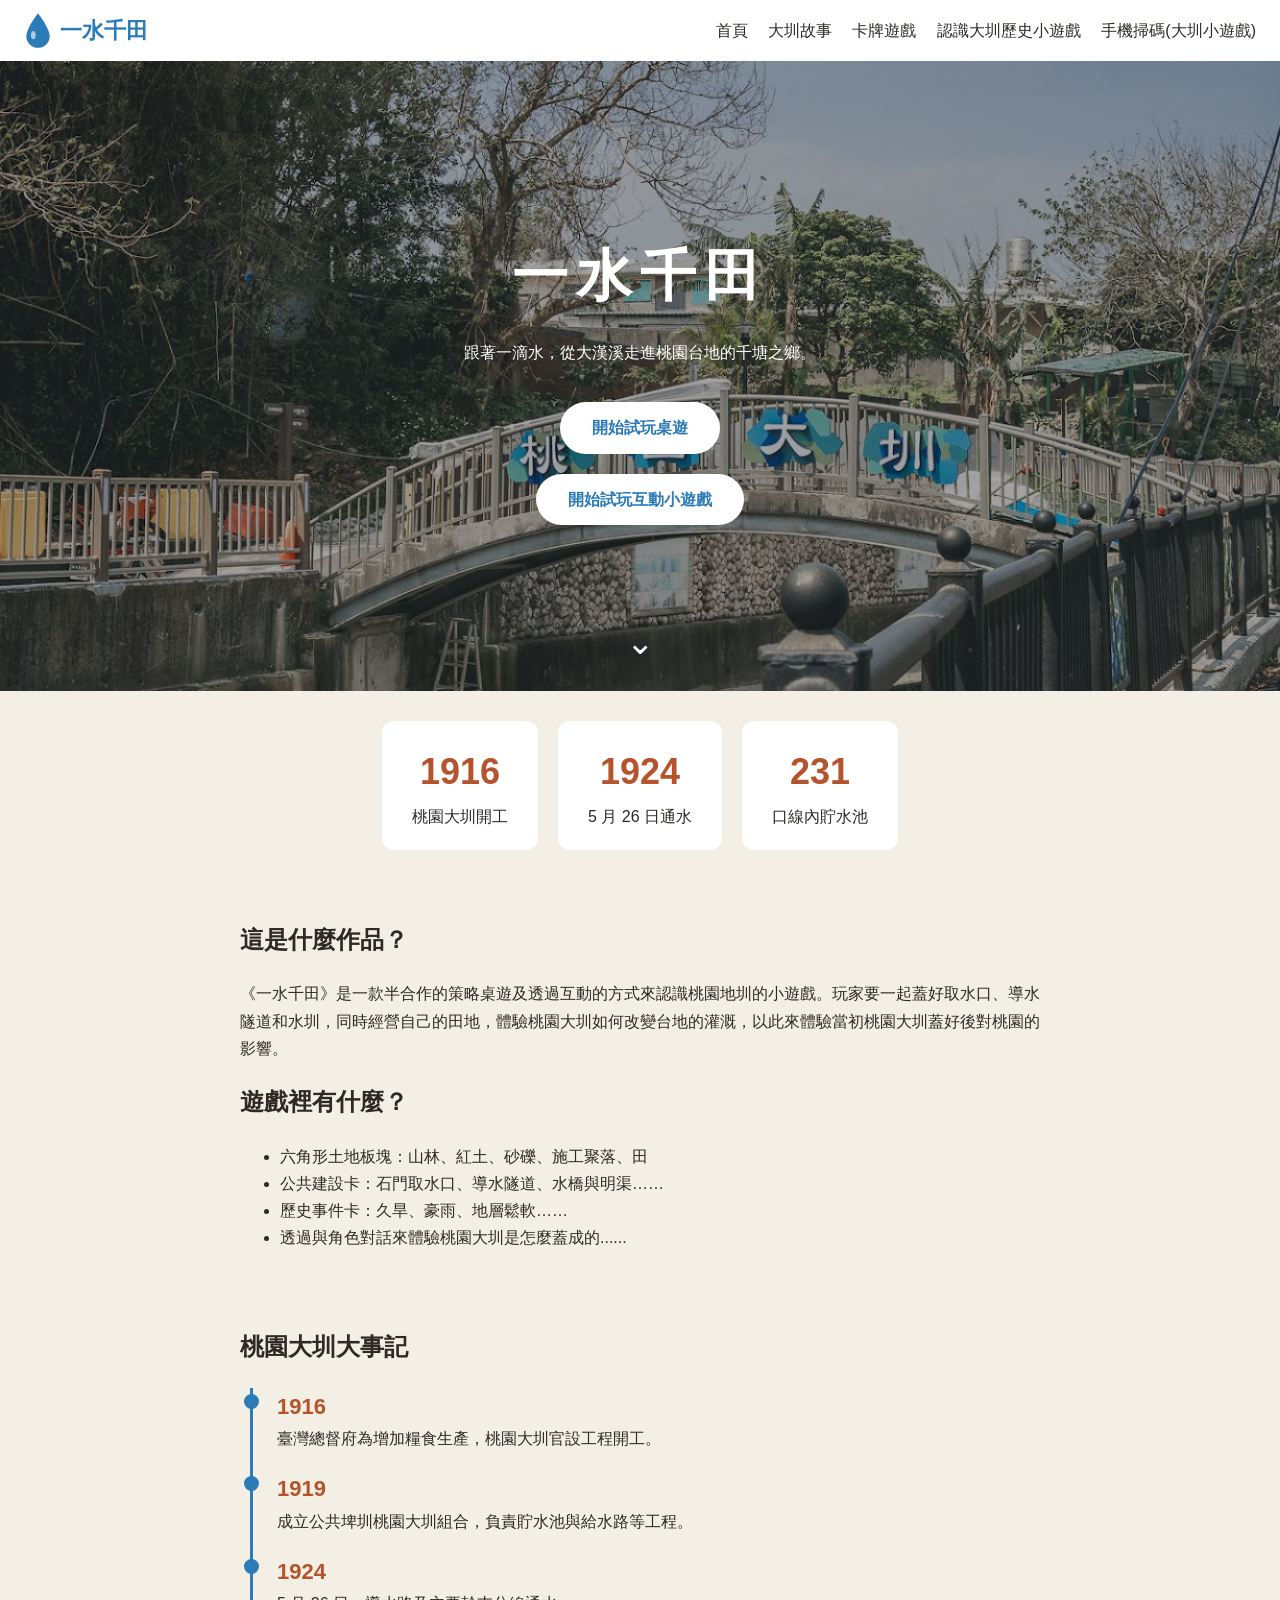
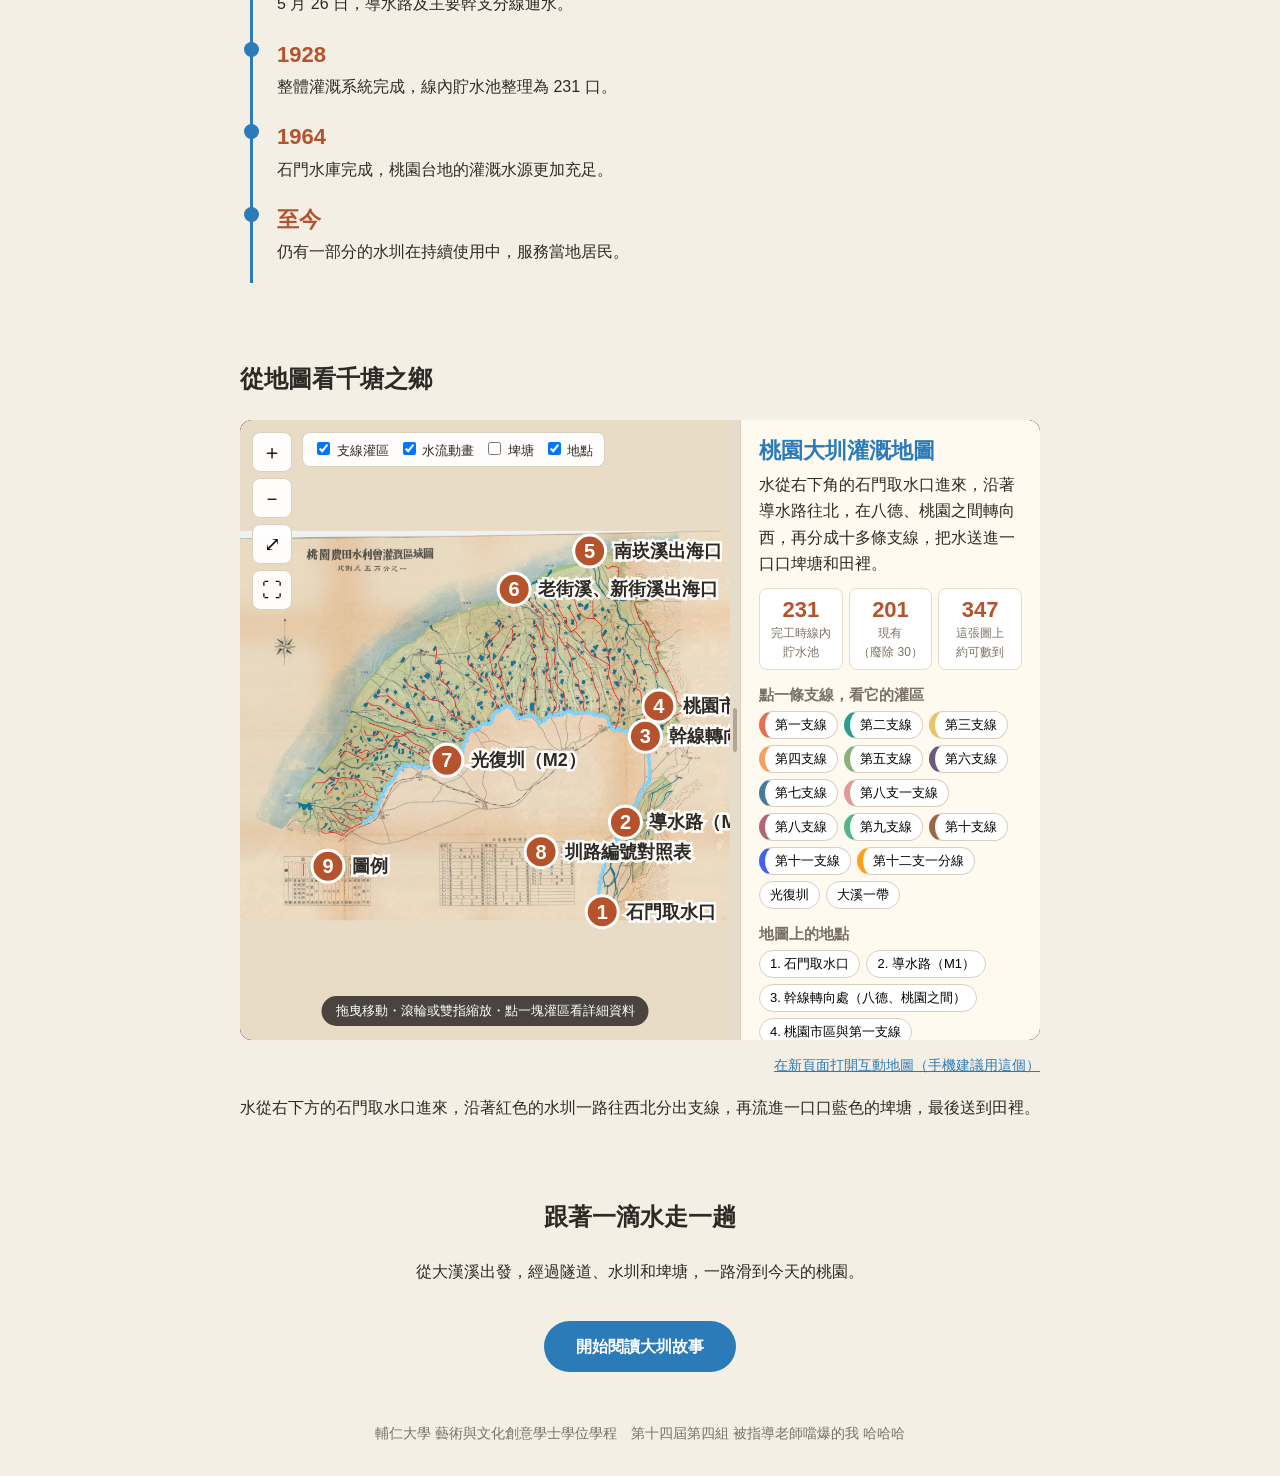
<file: index.html>
<!DOCTYPE html>
<html lang="zh-Hant">
<head>
    <meta charset="utf-8">
    <meta name="viewport" content="width=device-width, initial-scale=1">
    <title>一水千田｜桃園大圳水文化</title>
    <link rel="stylesheet" href="style.css">
</head>
<body>

  <!-- 上方選單：每一頁都一樣 -->
  <header class="nav">
    <a class="logo" href="index.html"><img src="images/drop.svg" alt="">一水千田</a>
    <nav>
        <a href="index.html">首頁</a>
        <a href="story.html">大圳故事</a>
        <a href="cards.html">卡牌遊戲</a>
        <a href="index1.html">認識大圳歷史小遊戲</a>
        <a href="qr.html">手機掃碼(大圳小遊戲)</a>
    </nav>
  </header>

  <!-- 大標題區 -->
  <section class="hero">
      <h1>一水千田</h1>
      <p>跟著一滴水，從大漢溪走進桃園台地的千塘之鄉。</p>
      <a class="btn" href="play.html">開始試玩桌遊</a>
      <a class="btn" href="index1.html">開始試玩互動小遊戲</a>
      <a class="arrow" href="#facts" aria-label="往下看">⌄</a>
  </section>

  <!-- 三個重點數字 -->
  <section class="facts" id="facts">
    <div class="fact"><b>1916</b><span>桃園大圳開工</span></div>
    <div class="fact"><b>1924</b><span>5 月 26 日通水</span></div>
    <div class="fact"><b>231</b><span>口線內貯水池</span></div>
  </section>

  <!-- 文字介紹 -->
  <section class="content">
    <h2>這是什麼作品？</h2>
    <p>《一水千田》是一款半合作的策略桌遊及透過互動的方式來認識桃園地圳的小遊戲。玩家要一起蓋好取水口、導水隧道和水圳，同時經營自己的田地，體驗桃園大圳如何改變台地的灌溉，以此來體驗當初桃園大圳蓋好後對桃園的影響。</p>

    <h2>遊戲裡有什麼？</h2>
    <ul>
      <li>六角形土地板塊：山林、紅土、砂礫、施工聚落、田</li>
      <li>公共建設卡：石門取水口、導水隧道、水橋與明渠……</li>
      <li>歷史事件卡：久旱、豪雨、地層鬆軟……</li>
      <li>透過與角色對話來體驗桃園大圳是怎麼蓋成的......</li>
    </ul>
  </section>

  <!-- ===== 新增：桃園大圳時間軸 ===== -->
  <section class="content">
    <h2>桃園大圳大事記</h2>
    <ol class="timeline">
        <li><b>1916</b>臺灣總督府為增加糧食生產，桃園大圳官設工程開工。</li>
        <li><b>1919</b>成立公共埤圳桃園大圳組合，負責貯水池與給水路等工程。</li>
        <li><b>1924</b>5 月 26 日，導水路及主要幹支分線通水。</li>
        <li><b>1928</b>整體灌溉系統完成，線內貯水池整理為 231 口。</li>
        <li><b>1964</b>石門水庫完成，桃園台地的灌溉水源更加充足。</li>
        <li><b>至今</b>仍有一部分的水圳在持續使用中，服務當地居民。</li>
    </ol>
  </section>

  <!-- ===== 新增：地圖 ===== -->
  <section class="content">
    <h2>從地圖看千塘之鄉</h2>
    <div class="map-frame">
        <iframe src="map.html?panel=300&text=16" title="桃園大圳互動灌溉地圖" loading="lazy"></iframe>
    </div>
    <p class="map-more"><a href="map.html">在新頁面打開互動地圖（手機建議用這個）</a></p>
    <p>水從右下方的石門取水口進來，沿著紅色的水圳一路往西北分出支線，再流進一口口藍色的埤塘，最後送到田裡。</p>
  </section>

  <!-- ===== 新增：故事頁入口 ===== -->
  <section class="content story-link">
    <h2>跟著一滴水走一趟</h2>
    <p>從大漢溪出發，經過隧道、水圳和埤塘，一路滑到今天的桃園。</p>
    <a class="btn btn-blue" href="story.html">開始閱讀大圳故事</a>
  </section>

  <footer>輔仁大學 藝術與文化創意學士學位學程　第十四屆第四組 被指導老師噹爆的我 哈哈哈</footer>

  <script src="animate.js"></script>

</body>
</html>
</file>
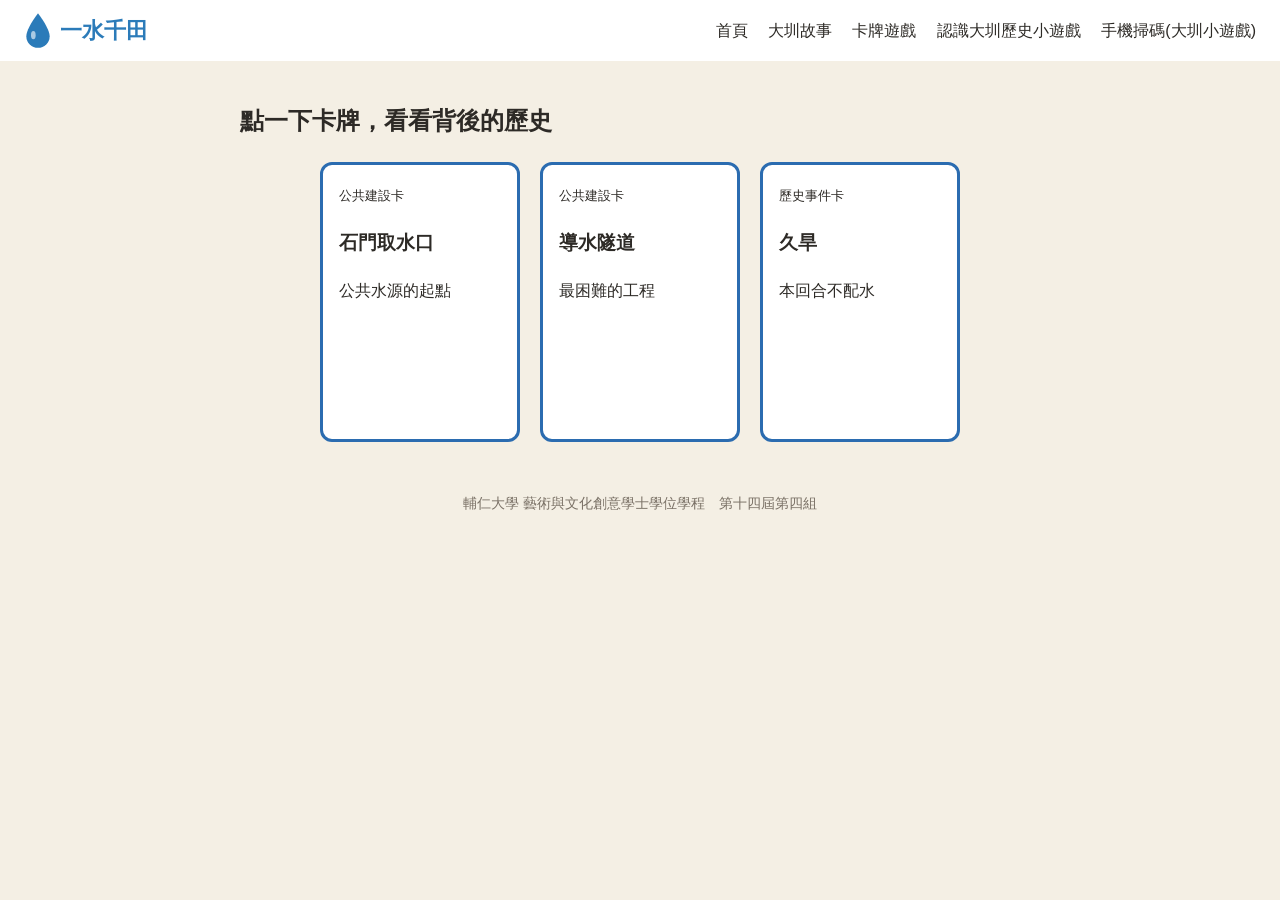
<file: cards.html>
<!DOCTYPE html>
<html lang="zh-Hant">
<head>
  <meta charset="utf-8">
  <meta name="viewport" content="width=device-width, initial-scale=1">
  <title>一水千田｜卡牌</title>
  <link rel="stylesheet" href="style.css">
</head>
<body>

  <header class="nav">
    <a class="logo" href="index.html"><img src="images/drop.svg" alt="">一水千田</a>
    <nav>
      <a href="index.html">首頁</a>
      <a href="story.html">大圳故事</a>
      <a href="cards.html">卡牌遊戲</a>
      <a href="index1.html">認識大圳歷史小遊戲</a>
      <a href="qr.html">手機掃碼(大圳小遊戲)</a>
    </nav>
  </header>

  <section class="content">
    <h2>點一下卡牌，看看背後的歷史</h2>

    <div class="cards">

      <div class="card">
        <div class="front">
          <small>公共建設卡</small>
          <h3>石門取水口</h3>
          <p>公共水源的起點</p>
        </div>
        <div class="back">
          <p>從大漢溪上游石門取水，利用台地向西北傾斜的地勢，讓水靠重力流上台地。</p>
        </div>
      </div>

      <div class="card">
        <div class="front">
          <small>公共建設卡</small>
          <h3>導水隧道</h3>
          <p>最困難的工程</p>
        </div>
        <div class="back">
          <p>導水路約 20.47 公里，其中 8 段隧道合計約 15.62 公里。</p>
        </div>
      </div>

      <div class="card">
        <div class="front">
          <small>歷史事件卡</small>
          <h3>久旱</h3>
          <p>本回合不配水</p>
        </div>
        <div class="back">
          <p>早期埤塘彼此不相通，久旱時容易乾涸，各地之間難以調配水量。</p>
        </div>
      </div>

    </div>
  </section>

  <footer>輔仁大學 藝術與文化創意學士學位學程　第十四屆第四組</footer>

  <script src="script.js"></script>
  <script src="animate.js"></script>
</body>
</html>
</file>
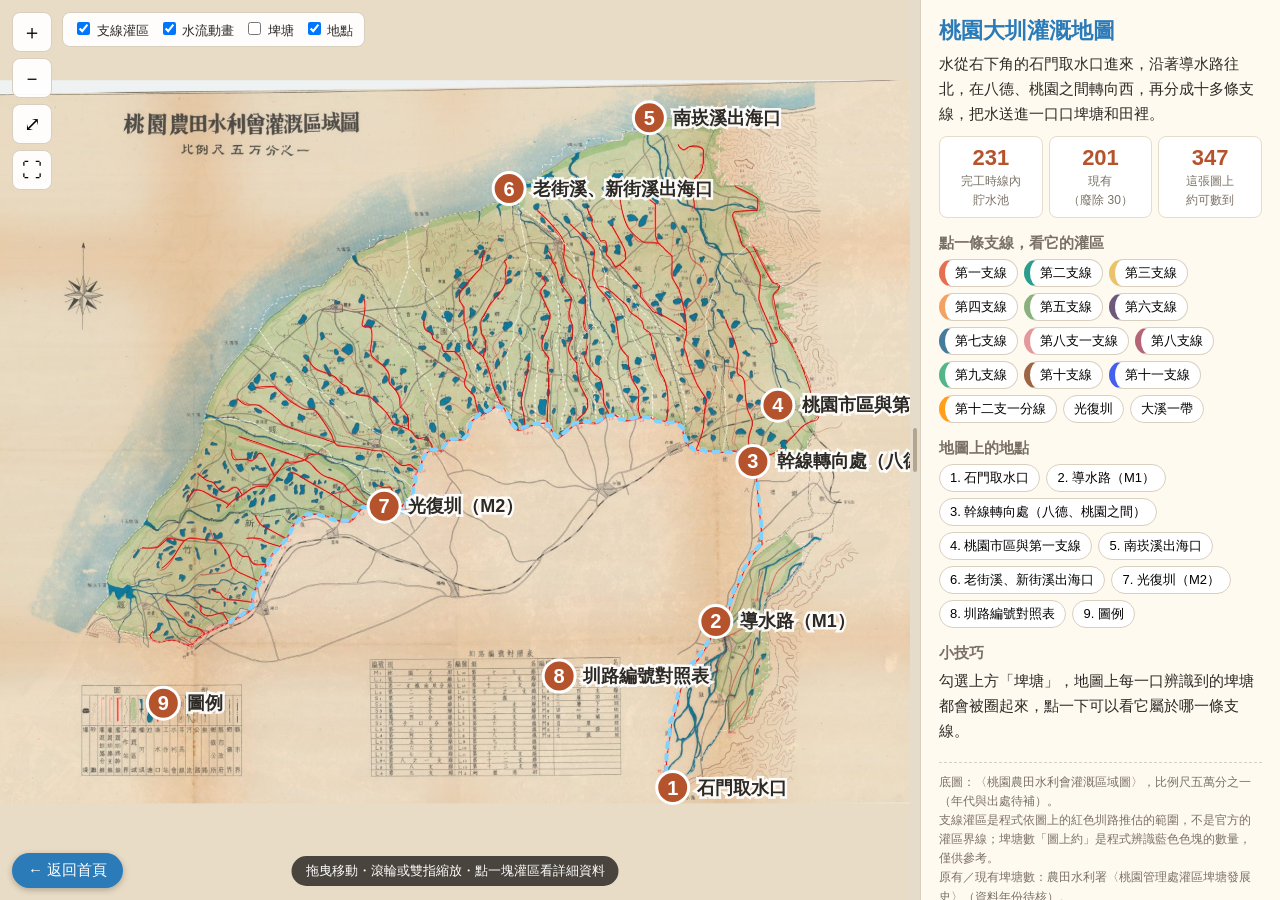
<file: map.html>
<!DOCTYPE html>
<html lang="zh-Hant">
<head>
<meta charset="utf-8">
<meta name="viewport" content="width=device-width, initial-scale=1">
<title>一水千田｜互動灌溉地圖</title>
<style>
  /* ============================================================
     ★ 可以自己調整的數字（改完存檔，瀏覽器按 F5）
     ============================================================ */
  :root {
    --panel-width: 360px;        /* 右邊文字欄的寬度（電腦） */
    --panel-height: 42%;         /* 下方文字欄的高度（手機） */
    --panel-padding: 16px 18px;  /* 文字離欄位邊框的距離：上下 左右 */
    --text-size: 15px;           /* 說明文字大小 */
    --title-size: 22px;          /* 標題大小 */
    --line-gap: 1.65;            /* 行距 */
    --para-gap: 6px;             /* 段落之間的距離 */
  }
  * { box-sizing: border-box; }
  html, body { margin: 0; height: 100%; font-family: "Microsoft JhengHei", "PingFang TC", sans-serif; color: #2d2a26; background: #2d2a26; }
  .app { display: flex; height: 100%; }
  .stage { position: relative; flex: 1; overflow: hidden; touch-action: none; cursor: grab; background: #e9dcc6; }
  .stage.dragging { cursor: grabbing; }
  svg { width: 100%; height: 100%; display: block; user-select: none; }

  /* ---- 圖層樣式 ---- */
  .rg { fill: rgba(255,255,255,0); stroke: rgba(255,255,255,.85); stroke-dasharray: 14 10; stroke-width: 3; cursor: pointer; transition: fill .2s; }
  .rg:hover { fill: rgba(43,123,185,.18); }
  .hide-regions .rg { stroke: none; }
  .flow { fill: none; stroke: #7fd4ff; stroke-linecap: round; stroke-dasharray: 24 36; animation: flow 1.6s linear infinite; pointer-events: none; }
  @keyframes flow { to { stroke-dashoffset: -60; } }
  .hide-flow .flow { display: none; }
  .pond { fill: rgba(43,123,185,0); stroke: #ffe066; stroke-width: 2.5; cursor: pointer; }
  .pond:hover, .pond.on { fill: rgba(255,224,102,.5); }
  .hide-ponds .pond { display: none; }
  .hide-pois .poi { display: none; }
  .poi { cursor: pointer; }
  .poi circle { fill: #b5532d; stroke: white; stroke-width: 3; }
  .poi text { fill: white; font-weight: bold; font-size: 20px; text-anchor: middle; dominant-baseline: central; pointer-events: none; }
  .poi .lb { fill: #2d2a26; font-size: 18px; text-anchor: start; paint-order: stroke; stroke: rgba(255,255,255,.9); stroke-width: 5px; font-weight: bold; }
  .poi.on circle { fill: #2b7bb9; }
  #dim { fill: rgba(20,18,15,.55); opacity: 0; pointer-events: none; transition: opacity .35s; }
  .selected #dim { opacity: 1; }
  #lift { transition: transform .45s cubic-bezier(.2,1.4,.4,1); pointer-events: none; }
  #liftEdge { fill: none; stroke: white; stroke-width: 5; }
  .branch { fill: #fff; stroke: #2b7bb9; stroke-width: 1.5; }

  /* ---- 控制列 ---- */
  .tools { position: absolute; left: 12px; top: 12px; display: flex; flex-direction: column; gap: 6px; z-index: 5; }
  .tools button, .layers { background: rgba(255,255,255,.95); border: 1px solid #d9cfbf; border-radius: 8px; font: inherit; }
  .tools button { width: 40px; height: 40px; font-size: 20px; cursor: pointer; }
  .layers { position: absolute; left: 62px; top: 12px; padding: 6px 10px; font-size: 13px; z-index: 5; display: flex; gap: 10px; flex-wrap: wrap; max-width: calc(100% - 80px); }
  .layers label { white-space: nowrap; cursor: pointer; }
  /* 返回首頁按鈕（左下角） */
  .home { position: absolute; left: 12px; bottom: 12px; z-index: 6; background: #2b7bb9; color: white; text-decoration: none;
          padding: 8px 16px; border-radius: 999px; font-size: 15px; box-shadow: 0 2px 6px rgba(0,0,0,.25); }
  .home:hover { background: #1f6399; }
  .embedded .home { display: none; }   /* 地圖放在首頁裡面時，不需要這個按鈕 */
  .hint { position: absolute; left: 50%; bottom: 14px; transform: translateX(-50%); background: rgba(45,42,38,.85); color: white;
          padding: 6px 14px; border-radius: 999px; font-size: 13px; z-index: 5; pointer-events: none; transition: opacity .5s; white-space: nowrap; }

  /* ---- 資訊面板 ---- */
  .panel { width: var(--panel-width); flex: none; background: #fffaf0; overflow-y: auto; padding: var(--panel-padding); border-left: 1px solid #d9cfbf; }
  .panel h2 { margin: 0 0 4px; font-size: var(--title-size); color: #2b7bb9; }
  .panel h3 { margin: 16px 0 6px; font-size: 15px; color: #7a7166; }
  .panel p { margin: var(--para-gap) 0; line-height: var(--line-gap); font-size: var(--text-size); }
  .stats { display: grid; grid-template-columns: repeat(3,1fr); gap: 6px; margin: 10px 0; }
  .stat { background: white; border: 1px solid #e6dccb; border-radius: 8px; padding: 8px 4px; text-align: center; }
  .stat b { display: block; font-size: 22px; color: #b5532d; }
  .stat span { font-size: 12px; color: #7a7166; }
  .chips { display: flex; flex-wrap: wrap; gap: 6px; }
  .chip { border: 1px solid #d9cfbf; background: white; border-radius: 999px; padding: 4px 10px; font: inherit; font-size: 13px; cursor: pointer; }
  .chip:hover { border-color: #2b7bb9; color: #2b7bb9; }
  .bar { display: flex; height: 14px; border-radius: 7px; overflow: hidden; background: #eee; margin: 6px 0; }
  .bar i { display: block; }
  .uses { margin: 4px 0; padding-left: 18px; font-size: calc(var(--text-size) - 1px); line-height: var(--line-gap); }
  .tag { display: inline-block; font-size: 11px; padding: 1px 7px; border-radius: 999px; color: white; background: #6b7280; margin-left: 6px; vertical-align: middle; }
  .tag.ok { background: #2f855a; } .tag.wait { background: #d97706; }
  .back { margin-top: 12px; border: 0; background: #2b7bb9; color: white; padding: 8px 16px; border-radius: 999px; font: inherit; cursor: pointer; }
  .note { font-size: 12px; color: #7a7166; line-height: 1.6; margin-top: 18px; border-top: 1px dashed #d9cfbf; padding-top: 10px; }

  /* 文字欄和地圖中間的分隔線：可以拖曳 */
  .divider { flex: none; width: 10px; background: #e6dccb; cursor: col-resize; position: relative; touch-action: none; }
  .divider::after { content: ""; position: absolute; left: 50%; top: 50%; transform: translate(-50%,-50%);
                    width: 4px; height: 44px; border-radius: 4px; background: #b3a58f; }
  .divider:hover, .divider.on { background: #cfe3f2; }

  @media (max-width: 760px) {
    .app { flex-direction: column; }
    .panel { width: 100%; height: var(--panel-height); border-left: 0; border-top: 1px solid #d9cfbf; }
    .divider { width: 100%; height: 12px; cursor: row-resize; }
    .divider::after { width: 44px; height: 4px; }
    .layers { font-size: 12px; }
    .hint { bottom: 58px; white-space: normal; text-align: center; width: max-content; max-width: 90%; }
  }
  @media (prefers-reduced-motion: reduce) { .flow { animation: none; } #lift { transition: none; } }
</style>
</head>
<body>
<div class="app">
  <div class="stage" id="stage">
    <svg id="map" viewBox="0 0 4796 3471" preserveAspectRatio="xMidYMid meet">
      <defs>
        <clipPath id="clipSel"><path id="clipPath" d=""/></clipPath>
        <filter id="shadow" x="-10%" y="-10%" width="120%" height="130%">
          <feDropShadow dx="10" dy="22" stdDeviation="14" flood-color="#000" flood-opacity=".55"/>
        </filter>
      </defs>
      <image id="base" href="images/ex-hero.jpg" x="0" y="0" width="4796" height="3471"/>
      <g id="regions"></g>
      <g id="flows"></g>
      <rect id="dim" x="-5000" y="-5000" width="15000" height="15000"/>
      <g id="lift">
        <g filter="url(#shadow)">
          <image id="liftImg" href="images/ex-hero.jpg" x="0" y="0" width="4796" height="3471" clip-path="url(#clipSel)"/>
        </g>
        <path id="liftEdge" d=""/>
        <g id="liftBranch"></g>
      </g>
      <g id="ponds"></g>
      <g id="pois"></g>
    </svg>
    <div class="tools">
      <button id="zin" title="放大">＋</button>
      <button id="zout" title="縮小">－</button>
      <button id="zfit" title="看全圖">⤢</button>
      <button id="zfull" title="全螢幕">⛶</button>
    </div>
    <div class="layers">
      <label><input type="checkbox" data-layer="regions" checked> 支線灌區</label>
      <label><input type="checkbox" data-layer="flow" checked> 水流動畫</label>
      <label><input type="checkbox" data-layer="ponds"> 埤塘</label>
      <label><input type="checkbox" data-layer="pois" checked> 地點</label>
    </div>
    <a class="home" href="index.html" target="_top">← 返回首頁</a>
    <div class="hint" id="hint">拖曳移動・滾輪或雙指縮放・點一塊灌區看詳細資料</div>
  </div>
  <div class="divider" id="divider" title="拖曳調整文字欄寬度（點兩下恢復預設）"></div>
  <aside class="panel" id="panel"></aside>
</div>

<script>
/* =========================================================
   1. 資料
   - MAP：程式從地圖辨識出來的灌區範圍、水路、埤塘位置
   - BRANCH：每條支線的資料（埤塘數取自〈桃園管理處灌區埤塘發展史〉，經企劃書整理）
   - POI：地圖上的地點說明
   要改文字，改 BRANCH 和 POI 就好。
   ========================================================= */
const MAP = {"regions": {"L1": "M3814,790L3726,864L3662,960L3604,1130L3608,1194L3650,1402L3670,1450L3696,1486L3702,1608L3710,1648L3688,1784L3776,1788L3806,1802L3834,1832L3850,1832L3850,1812L3876,1804L3958,1804L3996,1828L4092,1818L4092,1732L4122,1684L4126,1636L4146,1618L4154,1564L4116,1524L4100,1446L4084,1420L4084,1376L4064,1370L4026,1286L4024,1256L4008,1248L4008,1222L3978,1210L3978,1144L4032,1136L4032,1074L3988,1066L3988,990L3962,990L3956,978L3934,970L3930,884L3892,882L3892,810L3838,804L3828,790Z", "L2": "M2916,324L2912,362L2864,368L2862,406L2820,406L2820,444L2806,460L2968,620L3010,676L3032,720L3098,802L3098,852L3122,932L3188,966L3240,1018L3276,1086L3348,1160L3378,1178L3422,1232L3434,1314L3512,1546L3506,1644L3490,1684L3510,1748L3548,1774L3684,1786L3708,1648L3700,1608L3694,1486L3668,1450L3648,1402L3606,1194L3602,1130L3660,960L3724,864L3814,788L3814,754L3802,732L3802,670L3846,668L3850,652L3882,652L3884,626L3892,624L3892,590L3876,582L3866,554L3850,548L3834,526L3834,498L3706,500L3704,482L3692,480L3692,438L3664,436L3674,236L3670,222L3600,212L3542,190L3474,176L3394,176L3392,186L3360,192L3320,230L3252,230L3250,244L3204,246L3204,284L3194,290L3110,288L3108,276L3038,282L3022,334L2962,334L2960,318Z", "L3": "M3124,936L3116,1008L3152,1040L3192,1096L3244,1192L3254,1236L3294,1306L3312,1404L3348,1480L3350,1624L3370,1636L3472,1644L3490,1682L3504,1644L3510,1546L3432,1314L3422,1236L3392,1194L3348,1162L3274,1086L3238,1018L3178,960Z", "L4": "M2670,508L2698,594L2906,758L2972,844L2984,948L3034,1048L3068,1174L3102,1226L3116,1324L3150,1364L3166,1398L3198,1514L3212,1634L3284,1622L3348,1624L3346,1480L3310,1404L3288,1294L3252,1236L3242,1192L3190,1096L3150,1040L3114,1008L3122,934L3096,852L3096,802L3040,734L2966,620L2804,460L2758,486L2732,486L2714,504Z", "L5": "M3068,1176L3018,1222L2988,1290L3018,1396L3070,1500L3080,1646L3124,1618L3184,1618L3210,1634L3196,1514L3164,1398L3148,1364L3114,1324L3106,1244Z", "L6": "M2700,598L2750,850L2790,864L2844,906L2868,962L2872,1020L2896,1060L2904,1204L2884,1274L2916,1386L2922,1466L2938,1542L2914,1616L2918,1704L2974,1654L3078,1648L3068,1500L3016,1396L2986,1290L3008,1234L3066,1176L3026,1032L2978,936L2968,840L2906,760Z", "L7": "M2750,852L2730,912L2730,974L2704,1140L2682,1182L2682,1232L2762,1292L2800,1346L2784,1516L2788,1652L2846,1652L2874,1708L2900,1716L2914,1706L2912,1616L2936,1542L2920,1466L2914,1386L2882,1274L2902,1204L2894,1060L2870,1020L2866,962L2842,906L2790,866Z", "L8-1": "M2682,1234L2650,1320L2672,1580L2656,1628L2688,1676L2724,1678L2786,1652L2782,1516L2798,1346L2762,1294Z", "L8": "M2668,508L2644,508L2644,568L2638,574L2556,600L2522,624L2398,640L2276,676L2270,700L2234,700L2166,724L2182,890L2292,1028L2342,1116L2364,1184L2494,1358L2508,1396L2512,1444L2544,1506L2570,1582L2636,1584L2654,1622L2668,1590L2670,1544L2648,1320L2680,1234L2680,1182L2702,1140L2728,974L2728,912L2748,854L2700,602Z", "L9": "M2182,892L2112,1100L2134,1252L2214,1356L2230,1392L2280,1448L2292,1502L2326,1570L2354,1592L2442,1726L2464,1688L2472,1644L2570,1584L2510,1444L2506,1396L2492,1358L2362,1184L2340,1116L2302,1046Z", "L10": "M2162,724L2116,748L2032,746L2030,764L1990,766L1990,804L1942,822L1928,834L1904,834L1902,852L1880,868L1856,912L1790,952L1766,986L1660,990L1660,1016L1644,1032L1602,1032L1600,1038L1552,1044L1546,1072L1522,1076L1502,1100L1492,1100L1492,1124L1480,1128L1480,1146L1474,1148L1474,1184L1458,1194L1538,1310L1664,1456L1698,1478L1770,1500L1856,1588L1914,1632L1950,1642L2032,1694L2114,1726L2164,1770L2222,1784L2246,1810L2276,1782L2340,1780L2368,1730L2438,1726L2352,1592L2324,1570L2290,1502L2278,1448L2228,1392L2212,1356L2132,1252L2110,1100L2180,892Z", "L11": "M1416,1192L1416,1260L1310,1378L1270,1438L1210,1562L1198,1630L1306,1622L1428,1640L1536,1702L1644,1744L1758,1756L1794,1782L1818,1830L1902,1850L1946,1870L2034,1860L2158,1920L2200,1960L2208,1896L2234,1862L2246,1814L2222,1786L2164,1772L2114,1728L2032,1696L1950,1644L1914,1634L1856,1590L1770,1502L1698,1480L1632,1428L1536,1310L1456,1192ZM0,0L0,1050L8,1054L8,0Z", "L12-1": "M1952,1872L1966,1952L1988,1978L2044,2020L2056,2062L2108,2070L2134,2062L2196,1992L2200,1962L2158,1922L2028,1860Z", "GF": "M2044,2024L1964,1952L1950,1872L1902,1852L1818,1832L1792,1782L1758,1758L1644,1746L1536,1704L1428,1642L1306,1624L1198,1632L1186,1654L1186,1702L1154,1796L1124,1820L1122,1832L1022,1968L958,2022L926,2072L922,2102L902,2128L902,2140L872,2158L780,2258L742,2336L726,2390L732,2478L684,2530L680,2554L722,2562L750,2604L762,2608L762,2626L772,2626L784,2640L898,2656L900,2670L934,2670L948,2688L966,2694L1068,2692L1114,2714L1132,2714L1200,2656L1348,2588L1420,2546L1428,2522L1428,2468L1462,2410L1490,2334L1528,2268L1574,2224L1602,2186L1622,2140L1646,2112L1696,2088L1764,2088L1848,2120L1896,2120L1964,2052L2024,2052L2054,2062ZM0,1052L0,2848L8,2848L8,1056Z", "DX": "M4078,2224L4030,2224L3994,2184L3974,2184L3936,2216L3868,2216L3862,2236L3820,2282L3808,2320L3784,2352L3772,2392L3740,2452L3714,2544L3684,2576L3646,2592L3630,2608L3620,2692L3564,2778L3502,2838L3480,2908L3458,3022L3436,3078L3418,3238L3406,3284L3418,3346L3422,3468L3472,3468L3478,3358L3542,3312L3552,3288L3552,3256L3586,3250L3672,3122L3714,3122L3756,3092L3758,3082L3778,3074L3786,3054L3820,3036L3842,2974L3874,2922L3874,2878L3908,2850L3900,2700L3872,2694L3872,2600L3888,2510L3910,2472L3968,2438L4036,2350L4068,2320L4070,2246L4078,2240Z"}, "branches": {"L1": "M3692,1142L3694,1164L3734,1246L3738,1268L3752,1310L3752,1346L3746,1374L3748,1406L3758,1420L3768,1424L3776,1432L3784,1450L3786,1502L3794,1570L3800,1592L3814,1618L3822,1644L3804,1704L3804,1758L3810,1778L3816,1786L3816,1802L3832,1818L3918,1802L3964,1778L3974,1770L3974,1762L3962,1760L3930,1782L3906,1792L3848,1802L3830,1808L3828,1806L3828,1778L3816,1754L3814,1724L3818,1702L3832,1660L3832,1628L3812,1584L3804,1552L3798,1510L3796,1446L3784,1418L3760,1400L3764,1306L3746,1242L3706,1156L3706,1146L3700,1142Z", "L2": "M3178,466L3178,518L3190,604L3202,656L3212,686L3226,714L3246,738L3252,750L3258,754L3262,764L3274,776L3294,778L3306,784L3370,786L3434,848L3436,954L3450,974L3464,1002L3468,1004L3470,1018L3480,1040L3500,1132L3504,1174L3502,1184L3414,1128L3386,1118L3368,1106L3354,1104L3340,1088L3340,1078L3336,1078L3334,1072L3328,1072L3314,1056L3314,1048L3308,1046L3308,1040L3304,1038L3302,1020L3298,1018L3296,990L3226,906L3202,886L3224,862L3222,818L3212,790L3160,694L3148,692L3148,704L3188,774L3206,810L3212,832L3210,858L3182,882L3174,886L3170,884L3150,850L3132,832L3130,806L3134,804L3134,790L3130,772L3122,764L3104,764L3098,758L3090,738L3076,718L3064,692L3062,660L3044,624L3040,596L3030,596L3030,624L3036,642L3052,670L3050,692L3092,776L3108,778L3120,788L3122,844L3142,864L3166,906L3180,904L3180,900L3188,894L3216,918L3216,924L3220,924L3236,940L3236,944L3286,1000L3286,1044L3346,1116L3386,1130L3420,1148L3476,1182L3504,1204L3504,1220L3492,1268L3494,1294L3506,1320L3514,1360L3524,1390L3552,1458L3600,1532L3590,1590L3586,1664L3572,1714L3554,1758L3554,1768L3566,1768L3588,1708L3598,1668L3600,1608L3604,1598L3606,1572L3610,1570L3612,1526L3562,1446L3534,1378L3518,1314L3504,1282L3504,1270L3516,1222L3514,1152L3506,1106L3524,1090L3524,1082L3514,1082L3506,1090L3502,1088L3494,1044L3480,996L3448,944L3446,836L3378,772L3366,742L3366,586L3324,556L3312,556L3312,564L3346,590L3356,602L3356,752L3360,766L3364,770L3362,774L3318,774L3316,770L3308,770L3284,754L3244,714L3228,688L3208,630L3198,580L3190,514L3188,466Z", "L3": "M3116,986L3118,1002L3146,1020L3208,1074L3220,1088L3232,1114L3290,1158L3298,1176L3300,1194L3316,1210L3324,1210L3328,1214L3328,1224L3336,1234L3344,1276L3354,1304L3360,1342L3364,1348L3366,1366L3370,1374L3370,1388L3396,1432L3410,1480L3416,1518L3416,1588L3408,1632L3422,1632L3426,1602L3428,1534L3420,1460L3416,1456L3414,1440L3394,1404L3380,1366L3364,1292L3350,1252L3350,1238L3342,1210L3336,1202L3312,1186L3306,1160L3300,1148L3270,1122L3264,1122L3244,1104L3228,1074L3210,1056L3142,998Z", "L4": "M2946,682L2946,694L2992,738L3008,758L3012,758L3020,766L3020,770L3050,800L3056,812L3062,816L3058,896L3054,910L3056,948L3078,998L3130,1058L3162,1136L3172,1184L3182,1272L3190,1292L3222,1330L3222,1340L3226,1344L3226,1370L3232,1386L3232,1400L3236,1406L3238,1426L3254,1460L3266,1476L3276,1500L3276,1528L3272,1554L3268,1556L3268,1576L3274,1580L3274,1592L3280,1610L3292,1610L3292,1600L3284,1572L3284,1544L3288,1520L3286,1486L3256,1434L3236,1358L3236,1320L3212,1296L3192,1260L3186,1198L3174,1130L3142,1048L3098,998L3108,996L3118,1000L3118,986L3090,986L3066,936L3064,924L3070,908L3074,810L3054,780L2958,684Z", "L5": "M3030,1270L3030,1278L3024,1288L3024,1298L3016,1314L3016,1334L3036,1380L3064,1418L3084,1430L3094,1440L3106,1492L3106,1550L3130,1600L3146,1602L3118,1542L3116,1478L3104,1426L3082,1412L3066,1396L3034,1344L3030,1314L3040,1290L3040,1270Z", "L6": "M2844,814L2844,826L2856,846L2858,870L2870,886L2882,910L2894,962L2906,986L2952,1050L2946,1088L2942,1092L2940,1106L2940,1150L2944,1152L2946,1160L2950,1162L2956,1174L2958,1212L2956,1236L2946,1252L2940,1270L2938,1296L2948,1324L2962,1344L2978,1360L2978,1402L2984,1416L2988,1452L3004,1490L3030,1538L3028,1570L3014,1592L2984,1618L2978,1636L2992,1634L3026,1600L3042,1574L3040,1526L3000,1446L2990,1386L2990,1352L2964,1322L2950,1292L2952,1274L2968,1244L2968,1168L2952,1122L2964,1056L2964,1040L2926,990L2908,960L2900,940L2894,904L2886,888L2888,870L2884,866L2872,864L2872,854L2868,852L2868,840L2860,822L2854,814Z", "L7": "M2810,928L2808,948L2814,950L2814,958L2824,966L2826,976L2802,1004L2802,1020L2824,1074L2848,1122L2844,1158L2816,1240L2812,1242L2810,1264L2814,1296L2830,1322L2840,1332L2836,1384L2842,1418L2844,1458L2838,1608L2834,1620L2834,1642L2846,1642L2854,1492L2854,1414L2848,1382L2848,1364L2852,1362L2850,1346L2854,1344L2854,1326L2826,1288L2822,1278L2826,1244L2844,1206L2852,1180L2854,1162L2862,1146L2862,1118L2836,1066L2826,1036L2820,1028L2820,1020L2816,1018L2826,996L2838,984L2840,968L2820,930Z", "L8-1": "M2758,1344L2748,1344L2746,1348L2742,1398L2712,1520L2712,1558L2722,1596L2730,1654L2740,1652L2740,1630L2724,1558L2724,1524L2750,1420L2752,1392L2756,1388Z", "L8": "M2538,814L2528,830L2526,856L2518,894L2462,954L2414,1014L2414,1062L2426,1076L2436,1096L2436,1156L2440,1172L2452,1196L2458,1250L2472,1266L2478,1290L2482,1290L2506,1314L2530,1332L2552,1384L2554,1398L2558,1402L2558,1410L2562,1414L2572,1466L2590,1510L2612,1556L2630,1560L2628,1548L2620,1538L2618,1528L2614,1526L2610,1508L2604,1504L2602,1492L2598,1490L2598,1482L2592,1470L2588,1468L2578,1436L2570,1394L2560,1364L2542,1328L2544,1314L2550,1306L2550,1298L2546,1296L2552,1280L2552,1246L2542,1224L2532,1212L2528,1162L2534,1144L2544,1134L2566,1090L2588,1060L2632,1010L2644,988L2650,944L2646,912L2650,904L2650,880L2646,870L2652,864L2652,854L2640,854L2630,864L2630,876L2638,884L2638,950L2632,980L2622,998L2612,1008L2612,1012L2590,1038L2580,1040L2580,1048L2558,1074L2518,1148L2516,1190L2520,1218L2532,1244L2540,1254L2540,1276L2530,1314L2500,1288L2492,1278L2482,1254L2470,1242L2464,1192L2448,1154L2448,1082L2426,1050L2428,1020L2438,1012L2442,1002L2456,984L2470,972L2486,950L2524,912L2530,902L2538,854L2542,850L2548,826L2552,824L2552,814Z", "L9": "M2244,1146L2242,1168L2248,1196L2256,1206L2270,1214L2276,1214L2282,1220L2286,1240L2294,1250L2330,1272L2336,1300L2342,1306L2392,1306L2404,1318L2410,1330L2418,1334L2436,1368L2442,1396L2450,1406L2440,1438L2434,1440L2434,1448L2440,1454L2442,1472L2482,1514L2488,1524L2496,1568L2506,1596L2520,1594L2520,1588L2510,1568L2500,1516L2496,1508L2458,1470L2452,1460L2450,1446L2460,1420L2460,1396L2452,1386L2444,1350L2426,1320L2402,1296L2352,1294L2344,1282L2340,1262L2332,1254L2302,1238L2290,1208L2276,1202L2262,1190L2256,1176L2254,1146Z", "L10": "M1960,1044L1958,1058L1962,1084L1956,1128L1948,1156L1948,1180L1956,1186L1980,1184L1992,1200L1994,1248L1988,1288L1990,1322L2012,1350L2020,1352L2036,1366L2040,1366L2068,1398L2076,1414L2076,1452L2116,1502L2126,1524L2130,1570L2164,1610L2170,1624L2170,1662L2168,1664L2156,1660L2150,1652L2138,1652L2130,1646L2116,1646L2114,1640L2110,1640L2102,1632L2078,1592L1998,1514L1990,1512L1984,1506L1950,1506L1930,1502L1926,1496L1912,1496L1902,1488L1892,1470L1854,1446L1826,1416L1808,1406L1748,1386L1732,1376L1710,1352L1698,1330L1690,1330L1690,1344L1694,1354L1720,1388L1732,1392L1734,1396L1780,1412L1788,1412L1808,1422L1848,1460L1868,1470L1896,1504L1936,1516L1974,1520L1994,1530L2064,1598L2098,1654L2144,1668L2178,1684L2210,1722L2244,1724L2246,1720L2258,1720L2274,1740L2280,1752L2282,1766L2294,1766L2294,1746L2288,1734L2268,1710L2244,1708L2220,1712L2212,1704L2202,1686L2182,1670L2182,1622L2178,1606L2146,1566L2146,1552L2140,1550L2144,1548L2140,1518L2132,1506L2130,1496L2088,1444L2088,1408L2080,1390L2066,1370L2020,1332L2002,1312L2000,1284L2006,1244L2006,1210L2002,1188L1988,1174L1962,1174L1958,1168L1972,1108L1970,1048L1968,1044Z", "L11": "M1346,1526L1346,1534L1354,1536L1368,1550L1384,1560L1398,1564L1442,1562L1458,1568L1516,1608L1540,1628L1562,1654L1572,1656L1580,1664L1586,1664L1588,1668L1594,1668L1608,1676L1640,1684L1658,1694L1700,1708L1744,1718L1814,1742L1826,1756L1836,1760L1940,1768L2006,1782L2052,1784L2066,1792L2108,1832L2132,1850L2142,1854L2178,1850L2210,1874L2216,1874L2220,1870L2220,1862L2200,1848L2194,1840L2170,1838L2148,1842L2140,1838L2078,1782L2064,1774L2018,1772L1944,1756L1856,1750L1854,1746L1836,1744L1828,1736L1818,1716L1814,1698L1798,1670L1752,1600L1732,1578L1700,1570L1684,1574L1654,1560L1642,1550L1634,1548L1628,1540L1622,1540L1618,1532L1602,1524L1538,1464L1504,1462L1436,1468L1436,1478L1454,1482L1470,1482L1472,1476L1480,1474L1484,1478L1498,1478L1500,1474L1532,1478L1586,1532L1636,1566L1672,1584L1718,1586L1736,1604L1776,1662L1798,1698L1808,1724L1802,1726L1756,1708L1692,1692L1646,1672L1612,1662L1578,1644L1524,1596L1468,1556L1454,1552L1410,1550L1406,1546L1394,1544L1392,1540L1380,1540L1360,1522L1352,1522Z", "L12-1": "M2024,1936L2024,1944L2044,1958L2082,1958L2088,1964L2100,1990L2098,2000L2104,2002L2118,2028L2128,2034L2128,2044L2136,2048L2144,2032L2110,1980L2100,1954L2088,1944L2056,1948L2034,1936Z", "GF": "M928,2668L944,2692L962,2698L992,2700L1020,2694L1058,2694L1110,2718L1136,2718L1166,2688L1182,2676L1186,2676L1204,2660L1308,2612L1308,2600L1314,2594L1314,2590L1288,2550L1264,2550L1230,2562L1208,2562L1198,2558L1184,2544L1186,2522L1182,2520L1182,2516L1172,2516L1170,2548L1174,2556L1192,2572L1234,2574L1272,2562L1290,2580L1300,2596L1298,2600L1280,2606L1274,2612L1234,2628L1200,2646L1184,2630L1170,2622L1136,2616L1120,2608L1112,2600L1104,2584L1066,2544L1018,2486L1010,2486L1010,2502L1094,2596L1106,2616L1128,2628L1158,2632L1166,2636L1184,2656L1162,2670L1138,2696L1134,2696L1132,2692L1122,2692L1122,2700L1126,2702L1124,2704L1110,2702L1064,2682L1048,2680L1014,2682L990,2688L960,2684L948,2674L942,2664L952,2652L954,2640L942,2640L928,2656ZM1224,2440L1226,2450L1250,2462L1264,2464L1280,2484L1300,2496L1420,2510L1418,2496L1306,2484L1294,2476L1270,2450L1250,2448L1234,2438ZM1344,2246L1346,2264L1362,2282L1374,2290L1402,2292L1418,2318L1430,2328L1478,2330L1486,2328L1494,2316L1494,2310L1490,2310L1484,2316L1458,2320L1440,2316L1430,2308L1414,2280L1382,2278L1352,2250L1352,2246ZM1394,2192L1394,2202L1442,2202L1444,2206L1454,2206L1456,2210L1472,2212L1474,2216L1538,2238L1546,2238L1552,2232L1552,2228L1502,2212L1472,2194L1446,2190ZM894,2236L894,2250L956,2250L982,2242L1022,2204L1086,2214L1038,2286L1000,2326L986,2336L990,2352L1002,2352L1004,2348L1010,2348L1016,2342L1016,2338L1026,2332L1032,2324L1032,2318L1038,2316L1044,2302L1048,2300L1090,2232L1116,2206L1154,2204L1242,2212L1256,2220L1262,2220L1268,2226L1268,2230L1274,2234L1306,2280L1322,2334L1320,2342L1310,2346L1310,2354L1318,2354L1326,2348L1332,2348L1356,2366L1444,2406L1454,2408L1458,2400L1458,2394L1452,2394L1374,2360L1350,2344L1332,2326L1322,2282L1316,2268L1308,2260L1280,2214L1262,2204L1250,2202L1240,2192L1238,2178L1234,2176L1234,2168L1228,2154L1220,2154L1220,2166L1232,2192L1230,2200L1160,2194L1150,2190L1120,2190L1100,2200L1084,2200L1048,2194L1046,2190L1012,2190L1000,2200L1000,2206L984,2216L972,2230L956,2234L954,2238ZM1434,2082L1434,2092L1444,2114L1458,2134L1468,2142L1570,2196L1576,2202L1580,2202L1586,2196L1586,2188L1476,2130L1456,2106L1446,2084ZM1604,1872L1604,1884L1640,1898L1682,1926L1790,1984L1886,2050L1918,2068L1924,2068L1930,2062L1926,2054L1864,2018L1818,1986L1816,1980L1810,1980L1738,1938L1724,1934L1720,1928L1676,1906L1652,1888L1632,1878ZM1114,1998L1114,2008L1124,2008L1144,1980L1158,1972L1172,1972L1192,1980L1230,2004L1268,2018L1302,2038L1296,2044L1296,2054L1308,2054L1354,2008L1366,2006L1380,1998L1426,1964L1452,1954L1502,1954L1554,1882L1588,1842L1622,1842L1676,1828L1694,1838L1742,1888L1756,1898L1792,1914L1806,1916L1808,1920L1828,1926L1860,1944L1874,1964L1858,1968L1858,1978L1884,1974L1900,1994L1924,2016L1962,2040L1986,2040L1986,2036L1946,2012L1920,1992L1896,1966L1900,1964L1900,1956L1888,1956L1870,1932L1818,1906L1770,1890L1746,1872L1706,1828L1692,1820L1694,1812L1702,1804L1728,1798L1750,1798L1748,1788L1694,1786L1692,1794L1684,1800L1682,1806L1676,1812L1670,1812L1558,1768L1370,1704L1360,1704L1358,1714L1380,1724L1386,1724L1388,1728L1402,1728L1404,1734L1410,1734L1412,1738L1426,1736L1432,1740L1432,1744L1440,1744L1442,1748L1456,1746L1472,1758L1488,1758L1494,1764L1502,1764L1524,1774L1534,1774L1538,1778L1562,1784L1566,1788L1590,1794L1594,1798L1618,1804L1656,1820L1640,1822L1636,1826L1582,1828L1534,1882L1486,1798L1476,1786L1468,1782L1452,1784L1446,1790L1440,1804L1422,1818L1404,1816L1402,1812L1356,1814L1340,1798L1340,1792L1336,1790L1332,1778L1332,1768L1316,1766L1316,1774L1320,1776L1324,1812L1338,1826L1388,1824L1400,1826L1410,1832L1424,1832L1444,1820L1452,1812L1456,1802L1464,1796L1474,1806L1492,1836L1524,1898L1496,1932L1496,1938L1490,1944L1480,1944L1476,1940L1476,1934L1450,1936L1448,1944L1432,1946L1414,1954L1382,1978L1376,1974L1364,1954L1346,1946L1324,1948L1304,1966L1286,1968L1264,1950L1244,1924L1216,1916L1196,1904L1172,1882L1160,1882L1160,1894L1200,1924L1232,1934L1258,1966L1274,1978L1310,1978L1342,1958L1358,1970L1366,1988L1338,2002L1314,2024L1304,2022L1302,2018L1282,2008L1250,1996L1248,1992L1242,1992L1240,1988L1234,1988L1232,1984L1222,1982L1200,1968L1170,1958L1150,1958L1124,1980Z"}, "trunk": {"t1": "M3440,3370L3440,3350L3414,3324L3416,3212L3430,3142L3434,3076L3446,3054L3474,2934L3482,2916L3482,2894L3492,2874L3498,2842L3562,2776L3594,2732L3620,2686L3624,2624L3648,2600L3664,2592L3712,2542L3738,2450L3770,2390L3782,2350L3806,2318L3818,2280L3870,2224L3870,2114L3854,1978L3848,1848L3830,1830", "t2": "M3830,1830L3796,1798L3758,1786L3606,1784L3598,1776L3548,1776L3516,1744L3502,1708L3494,1670L3464,1644L3368,1638L3348,1626L3320,1618L3272,1618L3244,1626L3192,1628L3166,1610L3122,1610L3096,1632L3074,1640L3008,1640L2974,1646L2924,1692L2896,1712L2888,1712L2878,1702L2866,1676L2840,1650L2772,1650L2712,1674L2696,1674L2670,1644L2654,1602L2618,1566L2584,1566L2558,1586L2546,1588L2532,1600L2518,1602L2474,1646L2462,1700L2442,1720L2378,1722L2332,1774L2282,1774L2250,1806L2234,1868L2210,1898L2210,1936L2200,1958L2198,1994L2138,2060L2150,2074", "t3": "M2150,2074L2138,2062L2042,2062L2004,2050L1958,2048L1890,2114L1828,2114L1742,2084L1688,2084L1672,2090L1634,2128L1614,2160L1600,2194L1536,2262L1508,2306L1476,2370L1464,2412L1430,2470L1428,2526L1380,2564L1338,2584L1316,2606L1330,2620"}, "ponds": [[3261, 234, 5.6, "L2"], [3042, 287, 7.3, "L2"], [3103, 293, 4.8, "L2"], [3064, 294, 3.9, "L2"], [2931, 322, 4.4, "L2"], [2869, 372, 4.5, "L2"], [3181, 459, 19.5, "L2"], [3126, 516, 18.7, "L2"], [2647, 510, 3.9, "L8"], [3317, 540, 15.8, "L2"], [3362, 568, 17.0, "L2"], [2790, 606, 14.5, "L4"], [3025, 601, 13.0, "L2"], [3821, 609, 10.2, "L2"], [2516, 638, 7.0, "L8"], [3249, 660, 20.0, "L2"], [3302, 674, 21.4, "L2"], [2936, 668, 15.5, "L4"], [3044, 665, 10.4, "L2"], [2820, 672, 12.2, "L4"], [3150, 679, 14.4, "L2"], [3447, 698, 14.7, "L2"], [3022, 692, 4.4, "L2"], [2858, 712, 12.2, "L4"], [3499, 714, 13.5, "L2"], [3019, 742, 11.2, "L4"], [3382, 750, 11.5, "L2"], [3237, 763, 19.8, "L2"], [2042, 755, 9.4, "L10"], [2971, 751, 4.1, "L4"], [2618, 765, 9.9, "L8"], [3469, 769, 10.0, "L2"], [3180, 812, 18.3, "L2"], [2522, 801, 12.5, "L8"], [2836, 812, 14.0, "L6"], [3116, 809, 11.7, "L2"], [2501, 823, 10.4, "L8"], [3057, 830, 8.5, "L4"], [2557, 851, 11.3, "L8"], [2845, 848, 11.1, "L6"], [2664, 847, 8.7, "L8"], [3585, 856, 11.7, "L2"], [3466, 908, 20.0, "L2"], [3118, 909, 12.0, "L2"], [2412, 927, 18.2, "L8"], [2659, 924, 11.7, "L8"], [2700, 928, 10.8, "L8"], [2801, 930, 12.1, "L7"], [2836, 952, 10.4, "L7"], [2913, 956, 9.6, "L6"], [3572, 960, 12.5, "L2"], [3043, 978, 8.3, "L4"], [3628, 958, 9.6, "L2"], [2658, 963, 12.1, "L8"], [2436, 981, 13.8, "L8"], [3264, 990, 11.5, "L2"], [2461, 1012, 12.9, "L8"], [2411, 1021, 11.7, "L8"], [2838, 1022, 15.3, "L7"], [3134, 1028, 13.6, "L4"], [2596, 1027, 10.4, "L8"], [3386, 1036, 19.1, "L2"], [1950, 1047, 15.0, "L10"], [3010, 1057, 15.3, "L6"], [1602, 1047, 4.2, "L10"], [3232, 1055, 9.6, "L3"], [3467, 1060, 16.5, "L2"], [3512, 1065, 16.3, "L2"], [3597, 1063, 17.0, "L2"], [2940, 1055, 8.7, "L6"], [1831, 1065, 11.0, "L10"], [3359, 1071, 15.3, "L2"], [3265, 1079, 14.0, "L3"], [1529, 1087, 12.7, "L10"], [1507, 1093, 4.8, "L10"], [3381, 1105, 13.1, "L2"], [2481, 1115, 17.3, "L8"], [3675, 1116, 14.8, "L1"], [1512, 1109, 5.2, "L10"], [2426, 1120, 11.5, "L8"], [2250, 1129, 14.8, "L9"], [2365, 1131, 23.2, "L8"], [3495, 1134, 13.1, "L2"], [3545, 1135, 17.1, "L2"], [2549, 1139, 13.4, "L8"], [1667, 1148, 18.5, "L10"], [2831, 1139, 16.0, "L7"], [3190, 1139, 13.3, "L4"], [1991, 1165, 18.6, "L10"], [3641, 1162, 5.0, "L1"], [3745, 1170, 17.6, "L1"], [2649, 1177, 21.4, "L8"], [3158, 1189, 14.9, "L4"], [3050, 1183, 11.3, "L6"], [2950, 1190, 12.6, "L6"], [2280, 1196, 15.1, "L9"], [2495, 1202, 13.6, "L8"], [2712, 1203, 11.5, "L7"], [2780, 1193, 4.9, "L7"], [3617, 1203, 4.1, "L1"], [2578, 1213, 8.5, "L8"], [1761, 1225, 13.4, "L10"], [3025, 1227, 11.0, "L5"], [2817, 1230, 7.0, "L7"], [2947, 1242, 11.0, "L6"], [3470, 1241, 9.2, "L2"], [3554, 1254, 17.6, "L2"], [3727, 1258, 16.7, "L1"], [2922, 1259, 12.7, "L6"], [3072, 1257, 12.5, "L5"], [2493, 1261, 8.7, "L8"], [2621, 1268, 13.7, "L8"], [2371, 1274, 13.6, "L9"], [2463, 1274, 13.0, "L8"], [2836, 1274, 13.7, "L7"], [2412, 1283, 17.3, "L9"], [1885, 1290, 24.3, "L10"], [2242, 1282, 13.5, "L9"], [3916, 1283, 3.9, "L1"], [2530, 1300, 10.5, "L8"], [3491, 1304, 11.7, "L2"], [1829, 1303, 11.9, "L10"], [3611, 1309, 11.5, "L2"], [2636, 1311, 10.5, "L8"], [3798, 1310, 12.6, "L1"], [3016, 1309, 8.4, "L5"], [1975, 1319, 12.4, "L10"], [2360, 1328, 17.9, "L9"], [2749, 1330, 14.4, "L8-1"], [3351, 1324, 10.8, "L3"], [1685, 1330, 13.2, "L10"], [3085, 1341, 17.8, "L5"], [1848, 1338, 13.7, "L10"], [2980, 1332, 6.1, "L6"], [3278, 1345, 16.7, "L4"], [2601, 1358, 14.6, "L8"], [2069, 1353, 13.8, "L10"], [3703, 1347, 9.0, "L1"], [3574, 1360, 20.7, "L2"], [2299, 1362, 8.3, "L9"], [2510, 1380, 13.5, "L8"], [3216, 1374, 15.3, "L4"], [1784, 1386, 14.2, "L10"], [3646, 1380, 10.8, "L2"], [1678, 1388, 14.2, "L10"], [2149, 1395, 14.2, "L10"], [2545, 1400, 10.9, "L8"], [2861, 1393, 9.2, "L7"], [3822, 1411, 11.3, "L1"], [2739, 1403, 7.3, "L8-1"], [3731, 1409, 12.6, "L1"], [2336, 1412, 11.3, "L9"], [1526, 1418, 14.6, "L11"], [1450, 1433, 17.6, "L11"], [2977, 1426, 12.8, "L6"], [1796, 1417, 4.2, "L10"], [2063, 1435, 15.3, "L10"], [3269, 1435, 17.2, "L4"], [1600, 1436, 15.1, "L11"], [2402, 1436, 14.0, "L9"], [3492, 1438, 12.0, "L2"], [2100, 1447, 11.3, "L10"], [1776, 1460, 15.9, "L10"], [2638, 1461, 12.7, "L8"], [3089, 1465, 17.6, "L5"], [1423, 1470, 18.2, "L11"], [2611, 1479, 14.7, "L8"], [2128, 1474, 11.9, "L10"], [2161, 1480, 11.5, "L10"], [3304, 1481, 12.8, "L4"], [2488, 1485, 12.6, "L9"], [2554, 1481, 11.0, "L8"], [1849, 1491, 17.7, "L10"], [1941, 1489, 13.3, "L10"], [3223, 1487, 14.2, "L4"], [2843, 1498, 6.8, "L7"], [3616, 1507, 13.8, "L2"], [2710, 1505, 11.1, "L8-1"], [2853, 1499, 3.9, "L7"], [1525, 1513, 14.4, "L11"], [3403, 1509, 10.2, "L3"], [3078, 1523, 15.2, "L5"], [3765, 1524, 14.8, "L1"], [2017, 1529, 11.6, "L10"], [3255, 1526, 16.5, "L4"], [2352, 1538, 21.5, "L9"], [2468, 1546, 16.2, "L9"], [3313, 1528, 11.9, "L4"], [3596, 1537, 10.0, "L2"], [1709, 1551, 20.6, "L11"], [1807, 1543, 12.7, "L11"], [2818, 1566, 28.0, "L7"], [1333, 1548, 17.0, "L11"], [3859, 1545, 14.1, "L1"], [1583, 1549, 14.5, "L11"], [2549, 1559, 14.0, "L9"], [3132, 1556, 10.4, "L5"], [3816, 1558, 12.4, "L1"], [2522, 1578, 15.8, "L9"], [3465, 1560, 8.4, "L3"], [2369, 1572, 13.8, "L9"], [3018, 1579, 11.6, "L6"], [3561, 1576, 12.8, "L2"], [3157, 1579, 9.5, "L5"], [2965, 1588, 14.5, "L6"], [3634, 1589, 16.1, "L2"], [1453, 1585, 13.1, "L11"], [3102, 1587, 14.0, "L5"], [2873, 1586, 10.0, "L7"], [2768, 1592, 9.6, "L8-1"], [1660, 1617, 16.0, "L11"], [2115, 1621, 15.5, "L10"], [2160, 1627, 14.3, "L10"], [2945, 1629, 13.6, "L6"], [2720, 1637, 13.6, "L8-1"], [3004, 1632, 7.5, "L6"], [3623, 1643, 10.2, "L2"], [2691, 1654, 12.2, "L8-1"], [1922, 1671, 19.1, "L11"], [2292, 1665, 19.2, "L10"], [2107, 1672, 13.2, "L10"], [2025, 1682, 14.1, "L10"], [3771, 1685, 16.9, "L1"], [3866, 1687, 16.6, "L1"], [2139, 1686, 12.2, "L10"], [2434, 1699, 15.3, "L9"], [2912, 1690, 11.1, "L7"], [1769, 1698, 11.9, "L11"], [3917, 1711, 19.1, "L1"], [2341, 1704, 11.9, "L10"], [3638, 1714, 12.9, "L2"], [2217, 1708, 5.5, "L10"], [3547, 1709, 9.0, "L2"], [3520, 1716, 8.1, "L2"], [2266, 1713, 4.1, "L10"], [2190, 1727, 11.1, "L10"], [2259, 1722, 5.3, "L10"], [3977, 1747, 18.6, "L1"], [1239, 1744, 9.6, "GF"], [1599, 1740, 6.0, "GF"], [1639, 1744, 4.1, "GF"], [2202, 1765, 10.0, "L10"], [1208, 1783, 10.9, "GF"], [1439, 1797, 10.3, "GF"], [1412, 1799, 15.0, "GF"], [2035, 1801, 10.9, "L11"], [1943, 1811, 16.0, "L11"], [2205, 1807, 9.7, "L11"], [1525, 1832, 12.5, "GF"], [1294, 1846, 12.8, "GF"], [1366, 1858, 17.3, "GF"], [1172, 1849, 7.2, "GF"], [1467, 1862, 14.9, "GF"], [1628, 1866, 9.5, "GF"], [2119, 1870, 13.4, "L11"], [1429, 1863, 7.5, "GF"], [1601, 1866, 8.8, "GF"], [2181, 1866, 10.8, "L11"], [1308, 1874, 6.9, "GF"], [1798, 1868, 4.2, "GF"], [1198, 1878, 9.3, "GF"], [2042, 1876, 4.4, "L12-1"], [1601, 1909, 21.3, "GF"], [1680, 1899, 12.6, "GF"], [1202, 1898, 6.8, "GF"], [1553, 1915, 11.4, "GF"], [1748, 1928, 8.3, "GF"], [1259, 1927, 9.1, "GF"], [1726, 1928, 6.0, "GF"], [1776, 1927, 5.0, "GF"], [2046, 1936, 9.3, "L12-1"], [1612, 1936, 6.8, "GF"], [2014, 1940, 11.8, "L12-1"], [1109, 1953, 10.8, "GF"], [1665, 1963, 16.7, "GF"], [1220, 1950, 10.5, "GF"], [1634, 1964, 13.5, "GF"], [1280, 1955, 9.4, "GF"], [1841, 1958, 7.5, "GF"], [1731, 1971, 11.2, "GF"], [1248, 1974, 13.9, "GF"], [1140, 1966, 5.5, "GF"], [1473, 1974, 10.4, "GF"], [2124, 1971, 10.9, "L12-1"], [1437, 1978, 7.8, "GF"], [1813, 1976, 6.0, "GF"], [2086, 1983, 11.5, "L12-1"], [1755, 1987, 10.8, "GF"], [1354, 1989, 9.4, "GF"], [1520, 2004, 15.7, "GF"], [1116, 2002, 6.7, "GF"], [1408, 2001, 9.0, "GF"], [1429, 2028, 17.4, "GF"], [1475, 2022, 10.9, "GF"], [1352, 2012, 5.2, "GF"], [1727, 2018, 11.7, "GF"], [1264, 2048, 11.3, "GF"], [1391, 2087, 10.4, "GF"], [1631, 2098, 7.7, "GF"], [1352, 2116, 9.5, "GF"], [1543, 2118, 8.4, "GF"], [1129, 2121, 8.7, "GF"], [1496, 2137, 10.7, "GF"], [1197, 2156, 9.4, "GF"], [1489, 2162, 9.2, "GF"], [1091, 2169, 15.0, "GF"], [1261, 2186, 17.1, "GF"], [1212, 2186, 11.8, "GF"], [1039, 2215, 15.4, "GF"], [1478, 2235, 11.4, "GF"], [1247, 2262, 7.8, "GF"], [1039, 2265, 10.6, "GF"], [983, 2282, 10.8, "GF"], [1073, 2296, 11.2, "GF"], [1479, 2300, 11.9, "GF"], [972, 2324, 8.7, "GF"], [1284, 2328, 6.7, "GF"], [1256, 2347, 8.0, "GF"], [1228, 2355, 6.2, "GF"], [1088, 2385, 13.8, "GF"], [919, 2396, 5.6, "GF"], [1277, 2398, 4.2, "GF"], [1249, 2419, 3.9, "GF"], [1389, 2434, 9.2, "GF"], [1346, 2438, 5.9, "GF"], [1243, 2442, 7.3, "GF"], [1219, 2452, 5.6, "GF"], [1384, 2460, 7.7, "GF"], [986, 2462, 4.8, "GF"], [1321, 2479, 6.4, "GF"], [1049, 2502, 4.1, "GF"], [1343, 2507, 6.0, "GF"], [1293, 2512, 6.6, "GF"], [1094, 2514, 4.1, "GF"], [1141, 2572, 6.9, "GF"], [1128, 2597, 8.0, "GF"], [975, 2624, 16.1, "GF"], [1011, 2652, 9.6, "GF"], [3862, 2673, 3.9, "DX"], [3850, 2691, 11.7, "DX"], [3830, 2741, 5.3, "DX"], [3880, 2762, 11.1, "DX"], [3801, 2820, 4.4, "DX"], [3850, 2836, 9.6, "DX"], [3822, 2936, 10.6, "DX"], [3735, 2950, 4.7, "DX"], [3446, 3427, 28.7, "DX"]], "pondCount": {"L1": 17, "L2": 53, "L3": 5, "L4": 18, "L5": 9, "L6": 15, "L7": 14, "L8-1": 6, "L8": 33, "L9": 16, "L10": 40, "L11": 18, "L12-1": 5, "GF": 89, "DX": 9}, "bbox": {"L1": [3604, 790, 4154, 1832], "L2": [2806, 176, 3892, 1788], "L3": [3116, 936, 3510, 1682], "L4": [2670, 460, 3352, 1634], "L5": [2988, 1176, 3210, 1646], "L6": [2700, 598, 3078, 1704], "L7": [2682, 852, 2936, 1716], "L8-1": [2650, 1234, 2798, 1678], "L8": [2166, 508, 2748, 1622], "L9": [2112, 892, 2570, 1726], "L10": [1458, 724, 2438, 1810], "L11": [0, 0, 2246, 1960], "L12-1": [1952, 1860, 2200, 2070], "GF": [0, 1052, 2054, 2848], "DX": [3406, 2184, 4078, 3468]}};

const BRANCH = {
  'L1':   { name:'第一支線', orig:14, removed:9, uses:['1-1 號池（辨天池）供國際機場安遷戶','1-2、1-8、1-11、1-14 號池供學校','1-3 號池供桃園監理站','1-5 號池供桃園縣政府','1-6 號池供桃園地方法院及桃園管理處','1-13 號池供更生保護協會'],
            text:'最靠近桃園市區的支線。市區擴張後，大部分埤塘都改成學校與公家機關用地，是廢除比例最高的一條。' },
  'L2':   { name:'第二支線', orig:46, removed:16, uses:['2-3 號池供桃園醫院','2-4 號池因社區發展報廢','2-9 號池供桃園縣農會','2-12 號池供開南管理學院','2-21、2-22、2-1-4 號池供軍用機場','2-27、2-28、2-29、2-1-5、2-1-6、2-3-2、2-4-2、2-4-3 號池供中正國際機場','2-25 號池供國際機場安遷戶'],
            text:'埤塘最多的支線。機場興建時，有十多口埤塘被填平。' },
  'L3':   { name:'第三支線', orig:6, removed:0, uses:[], text:'埤塘數最少的支線之一，6 口都還保留著。' },
  'L4':   { name:'第四支線', orig:15, removed:1, uses:['4-14 號池供中正國際機場'], text:'' },
  'L5':   { name:'第五支線', orig:14, removed:2, uses:['5-7 號池供高鐵青埔站','5-18 號池供大園工業區'], text:'' },
  'L6':   { name:'第六支線', orig:14, removed:1, uses:['6-5 號池供高鐵青埔站'], text:'' },
  'L7':   { name:'第七支線', orig:11, removed:0, uses:[], text:'' },
  'L8-1': { name:'第八支一支線', orig:4, removed:0, uses:[], text:'從第八支線分出的小支線。' },
  'L8':   { name:'第八支線', orig:35, removed:1, uses:['8-34 號池因灌溉系統變更不再使用'], text:'埤塘第二多的支線。' },
  'L9':   { name:'第九支線', orig:15, removed:0, uses:[], text:'' },
  'L10':  { name:'第十支線', orig:16, removed:0, uses:[], text:'' },
  'L11':  { name:'第十一支線', orig:21, removed:0, uses:[], text:'' },
  'L12-1':{ name:'第十二支一分線', orig:4, removed:0, uses:[], text:'第十二支線（原有 16 口，全部保留）在地圖上的位置還沒確認，可能包含在第十、十一支線的推估範圍內。' },
  'GF':   { name:'光復圳灌區', other:true, text:'地圖西南側的另一套圳路，表中編號 M2，並有自己的 L1–L13 支線，延伸到新屋、湖口一帶。光復圳不在桃園大圳 231 口埤塘的統計內。' },
  'DX':   { name:'大溪一帶的小圳', other:true, text:'導水路沿線、大漢溪旁的灌區。圖上的圳路編號對照表列了 M4–M10 幾條小圳（如三層、月眉一帶），名稱請對照原圖。' }
};

const POI = [
  { id:1, x:3445, y:3395, name:'石門取水口', text:'1916 年開工。從大漢溪上游石門取水，利用台地向西北傾斜的地勢，讓水靠重力流上台地。圖上這裡標的是「石門水庫」，可推知這張圖繪於 1964 年石門水庫完成之後（待核）。', status:'ok' },
  { id:2, x:3652, y:2598, name:'導水路（M1）', text:'從取水口到台地的導水路約 20.47 公里，其中 8 段隧道合計約 15.62 公里。施工時遇到地層鬆軟、地下水滲出。地圖上只畫出路線，看不出哪幾段是隧道。', status:'ok' },
  { id:3, x:3830, y:1830, name:'幹線轉向處（八德、桃園之間）', text:'導水路在這裡接上幹線，轉向西邊，沿著灌區南緣一路分出第一到第十二支線。1924 年 5 月 26 日通水。', status:'ok' },
  { id:4, x:3950, y:1560, name:'桃園市區與第一支線', text:'市區附近的 1 字頭埤塘屬第一支線。1-1 號池「辨天池」曾是桃園的遊憩名勝，後因機場開發與遷村安置填平，成為今天陽明運動公園、建國國中一帶。（辨天池的精確位置待田野調查確認）', status:'wait' },
  { id:5, x:3333, y:180, name:'南崁溪出海口', text:'桃園台地上的溪流大多短促、水量小，無法提供穩定的灌溉水源，這也是需要從大漢溪引水的原因。', status:'ok' },
  { id:6, x:2660, y:520, name:'老街溪、新街溪出海口', text:'台地原是古石門沖積扇，河川被襲奪後，台地上只剩下這些流量不大的溪流。', status:'ok' },
  { id:7, x:2060, y:2045, name:'光復圳（M2）', text:'圖上另一套圳路的起點，往西南延伸到新屋、湖口。不在桃園大圳 231 口埤塘的統計內。', status:'ok' },
  { id:8, x:2900, y:2860, name:'圳路編號對照表', text:'地圖上的紅色代號（M1、L1、S1…）在這張表裡查得到：M 是大圳或圳，L 是支線，S 是分線。例如 M1＝桃園大圳、L8-1＝第八之一支線、S1＝第一支線南崁分線。', status:'ok' },
  { id:9, x:1000, y:2990, name:'圖例', text:'紅色粗線是幹線、紅色細線是支線與分線、藍色色塊是埤塘、綠色是灌溉區域。', status:'ok' }
];

/* =========================================================
   2. 畫出圖層
   ========================================================= */
const NS = 'http://www.w3.org/2000/svg';
const svg = document.getElementById('map');
const stage = document.getElementById('stage');
const panel = document.getElementById('panel');
function el(tag, attrs, parent) { const e = document.createElementNS(NS, tag); for (const k in attrs) e.setAttribute(k, attrs[k]); if (parent) parent.appendChild(e); return e; }
const COLORS = { 'L1':'#e76f51','L2':'#2a9d8f','L3':'#e9c46a','L4':'#f4a261','L5':'#8ab17d','L6':'#6d597a','L7':'#457b9d','L8-1':'#e5989b','L8':'#b56576','L9':'#52b788','L10':'#9c6644','L11':'#4361ee','L12-1':'#ff9f1c','GF':'#43aa8b','DX':'#7b2cbf' };

const gReg = document.getElementById('regions');
for (const id in MAP.regions) {
  if (!MAP.regions[id] || !BRANCH[id]) continue;
  const p = el('path', { d: MAP.regions[id], class: 'rg', 'data-id': id }, gReg);
  p.addEventListener('click', e => { if (!moved) selectBranch(id); });
}
const gFlow = document.getElementById('flows');
for (const k of ['t1','t2','t3']) el('path', { d: MAP.trunk[k], class: 'flow', 'stroke-width': 9 }, gFlow);

const gPond = document.getElementById('ponds');
MAP.ponds.forEach(([x, y, r, reg], i) => {
  const c = el('circle', { cx: x, cy: y, r: Math.max(r + 6, 10), class: 'pond' }, gPond);
  c.addEventListener('click', e => { e.stopPropagation(); if (!moved) selectPond(i, c); });
});

const gPoi = document.getElementById('pois');
POI.forEach(p => {
  const g = el('g', { class: 'poi', 'data-x': p.x, 'data-y': p.y }, gPoi);
  el('circle', { r: 16 }, g);
  el('text', {}, g).textContent = p.id;
  el('text', { class: 'lb', x: 24 }, g).textContent = p.name;
  g.addEventListener('click', e => { e.stopPropagation(); if (!moved) selectPoi(p, g); });
  p.g = g;
});

/* =========================================================
   3. 拖曳與縮放（改的是 SVG 的 viewBox）
   ========================================================= */
const FULL = { x: 0, y: 0, w: 4796, h: 3471 };
let vb = { ...FULL };
let hiRes = false;
function apply() {
  svg.setAttribute('viewBox', `${vb.x} ${vb.y} ${vb.w} ${vb.h}`);
  const rect = stage.getBoundingClientRect();
  const k = Math.max(vb.w / rect.width, vb.h / rect.height);   // 1 個螢幕像素 = k 個地圖單位
  gPoi.querySelectorAll('.poi').forEach(g => g.setAttribute('transform', `translate(${g.dataset.x},${g.dataset.y}) scale(${k})`));
  gFlow.querySelectorAll('.flow').forEach(f => f.setAttribute('stroke-width', Math.max(3, 4 * k)));
  if (!hiRes && vb.w < 2600) loadHiRes();          // 放大到一定程度才載入高解析地圖
}
function loadHiRes() {
  hiRes = true;
  const img = new Image();
  img.onload = () => { document.getElementById('base').setAttribute('href', img.src); document.getElementById('liftImg').setAttribute('href', img.src); };
  img.src = 'images/map-full.jpg';
}
function toMap(cx, cy) {   // 螢幕座標 → 地圖座標
  const pt = svg.createSVGPoint(); pt.x = cx; pt.y = cy;
  return pt.matrixTransform(svg.getScreenCTM().inverse());
}
function zoomAt(cx, cy, f) {
  const p = toMap(cx, cy);
  const nw = Math.min(FULL.w * 1.2, Math.max(260, vb.w / f)); const s = nw / vb.w;
  vb = { x: p.x - (p.x - vb.x) * s, y: p.y - (p.y - vb.y) * s, w: nw, h: vb.h * s };
  apply();
}
let anim = null;
function flyTo(t, ms = 600) {   // 平滑移動到目標範圍
  cancelAnimationFrame(anim);
  const from = { ...vb }, t0 = performance.now();
  const step = now => {
    const u = Math.min(1, (now - t0) / ms), e = 1 - Math.pow(1 - u, 3);
    for (const k of ['x','y','w','h']) vb[k] = from[k] + (t[k] - from[k]) * e;
    apply(); if (u < 1) anim = requestAnimationFrame(step);
  };
  anim = requestAnimationFrame(step);
}
function fitBox(b, pad = 0.15) {
  const w = b[2] - b[0], h = b[3] - b[1];
  const rect = stage.getBoundingClientRect(), ar = rect.width / rect.height;
  let W = w * (1 + pad * 2), Hh = h * (1 + pad * 2);
  if (W / Hh < ar) W = Hh * ar; else Hh = W / ar;
  return { x: b[0] + w / 2 - W / 2, y: b[1] + h / 2 - Hh / 2, w: W, h: Hh };
}

const pointers = new Map(); let last = null, pinch0 = null, moved = false;
stage.addEventListener('pointerdown', e => { pointers.set(e.pointerId, e); moved = false; last = { x: e.clientX, y: e.clientY }; if (pointers.size === 2) pinch0 = pinchInfo(); hideHint(); });
stage.addEventListener('pointermove', e => {
  if (!pointers.has(e.pointerId)) return;
  pointers.set(e.pointerId, e);
  if (pointers.size === 2) {
    const p = pinchInfo(); if (pinch0) { zoomAt(p.cx, p.cy, p.d / pinch0.d); pinch0 = p; moved = true; } return;
  }
  const dx = e.clientX - last.x, dy = e.clientY - last.y;
  if (!moved && Math.abs(dx) + Math.abs(dy) > 3) { moved = true; stage.classList.add('dragging'); try { stage.setPointerCapture(e.pointerId); } catch (_) {} }
  if (moved) {
    const rect = stage.getBoundingClientRect(); const k = Math.max(vb.w / rect.width, vb.h / rect.height);
    vb.x -= dx * k; vb.y -= dy * k; apply();
  }
  last = { x: e.clientX, y: e.clientY };
});
const up = e => { pointers.delete(e.pointerId); if (pointers.size < 2) pinch0 = null; stage.classList.remove('dragging'); if (pointers.size === 1) { const o = [...pointers.values()][0]; last = { x: o.clientX, y: o.clientY }; } };
stage.addEventListener('pointerup', up); stage.addEventListener('pointercancel', up);
function pinchInfo() { const [a, b] = [...pointers.values()]; return { cx: (a.clientX + b.clientX) / 2, cy: (a.clientY + b.clientY) / 2, d: Math.hypot(a.clientX - b.clientX, a.clientY - b.clientY) }; }
stage.addEventListener('wheel', e => { e.preventDefault(); zoomAt(e.clientX, e.clientY, e.deltaY < 0 ? 1.2 : 1 / 1.2); hideHint(); }, { passive: false });
svg.addEventListener('click', e => { if (!moved && e.target.id === 'base') showOverview(); });

const center = () => { const r = stage.getBoundingClientRect(); return [r.left + r.width / 2, r.top + r.height / 2]; };
document.getElementById('zin').onclick = () => zoomAt(...center(), 1.5);
document.getElementById('zout').onclick = () => zoomAt(...center(), 1 / 1.5);
document.getElementById('zfit').onclick = () => { showOverview(); flyTo(fitBox([300, 100, 4500, 3450], 0.02)); };
document.getElementById('zfull').onclick = () => { const d = document.documentElement; if (!document.fullscreenElement) d.requestFullscreen && d.requestFullscreen(); else document.exitFullscreen(); };
document.querySelectorAll('[data-layer]').forEach(cb => cb.addEventListener('change', () => stage.classList.toggle('hide-' + cb.dataset.layer, !cb.checked)));
stage.classList.add('hide-ponds');
function hideHint() { document.getElementById('hint').style.opacity = 0; }
window.addEventListener('resize', apply);

/* =========================================================
   4. 點選：灌區浮起、地點、埤塘
   ========================================================= */
function clearSel() {
  svg.classList.remove('selected');
  document.getElementById('lift').style.transform = 'translate(0px,0px)';
  document.getElementById('clipPath').setAttribute('d', '');
  document.getElementById('liftEdge').setAttribute('d', '');
  document.getElementById('liftBranch').innerHTML = '';
  document.querySelectorAll('.poi.on, .pond.on').forEach(x => x.classList.remove('on'));
}
function selectBranch(id) {
  clearSel();
  const d = MAP.regions[id];
  document.getElementById('clipPath').setAttribute('d', d);
  document.getElementById('liftEdge').setAttribute('d', d);
  document.getElementById('liftEdge').setAttribute('stroke', COLORS[id] || '#fff');
  if (MAP.branches[id]) el('path', { d: MAP.branches[id], class: 'branch' }, document.getElementById('liftBranch'));
  svg.classList.add('selected');
  requestAnimationFrame(() => requestAnimationFrame(() => { document.getElementById('lift').style.transform = 'translate(-16px,-30px)'; }));
  if (MAP.bbox[id]) flyTo(fitBox(MAP.bbox[id], 0.2));
  showBranch(id);
}
function selectPoi(p, g) { clearSel(); g.classList.add('on'); flyTo(fitBox([p.x - 350, p.y - 250, p.x + 350, p.y + 250], 0.1)); showPoi(p); }
function selectPond(i, c) {
  clearSel(); c.classList.add('on');
  const [x, y, r, reg] = MAP.ponds[i];
  const b = BRANCH[reg];
  panel.innerHTML = `<h2>埤塘</h2>
    <p>地圖上藍色的色塊就是埤塘，旁邊的小字是池號（例如 2-3 代表第二支線第 3 號池）。放大地圖就看得到。</p>
    <p><b>所在灌區</b>：${b ? b.name : '（範圍外）'}<span class="tag wait">程式推估</span></p>
    <button class="back" onclick="showOverview()">回到全圖說明</button>${noteHTML()}`;
}

/* =========================================================
   5. 右邊面板的內容
   ========================================================= */
const MAIN = ['L1','L2','L3','L4','L5','L6','L7','L8-1','L8','L9','L10','L11','L12-1'];
function noteHTML() {
  return `<div class="note">底圖：〈桃園農田水利會灌溉區域圖〉，比例尺五萬分之一（年代與出處待補）。<br>
    支線灌區是程式依圖上的紅色圳路推估的範圍，不是官方的灌區界線；埤塘數「圖上約」是程式辨識藍色色塊的數量，僅供參考。<br>
    原有／現有埤塘數：農田水利署〈桃園管理處灌區埤塘發展史〉（資料年份待核）。</div>`;
}
function showOverview() {
  clearSel();
  const total = MAIN.reduce((s, k) => s + BRANCH[k].orig, 0) + 16;        // +16 = 第十二支線
  const now = total - MAIN.reduce((s, k) => s + BRANCH[k].removed, 0);
  const seen = Object.values(MAP.pondCount).reduce((a, b) => a + b, 0);
  panel.innerHTML = `<h2>桃園大圳灌溉地圖</h2>
    <p>水從右下角的石門取水口進來，沿著導水路往北，在八德、桃園之間轉向西，再分成十多條支線，把水送進一口口埤塘和田裡。</p>
    <div class="stats">
      <div class="stat"><b>${total}</b><span>完工時線內<br>貯水池</span></div>
      <div class="stat"><b>${now}</b><span>現有<br>（廢除 ${total - now}）</span></div>
      <div class="stat"><b>${seen}</b><span>這張圖上<br>約可數到</span></div>
    </div>
    <h3>點一條支線，看它的灌區</h3>
    <div class="chips">${MAIN.map(k => `<button class="chip" style="border-left:6px solid ${COLORS[k]}" onclick="selectBranch('${k}')">${BRANCH[k].name}</button>`).join('')}
      <button class="chip" onclick="selectBranch('GF')">光復圳</button><button class="chip" onclick="selectBranch('DX')">大溪一帶</button></div>
    <h3>地圖上的地點</h3>
    <div class="chips">${POI.map(p => `<button class="chip" onclick="selectPoi(POI[${p.id - 1}], POI[${p.id - 1}].g)">${p.id}. ${p.name}</button>`).join('')}</div>
    <h3>小技巧</h3>
    <p>勾選上方「埤塘」，地圖上每一口辨識到的埤塘都會被圈起來，點一下可以看它屬於哪一條支線。</p>
    ${noteHTML()}`;
}
function showBranch(id) {
  const b = BRANCH[id];
  if (b.other) {
    panel.innerHTML = `<h2>${b.name}</h2><p>${b.text}</p>
      <p><b>圖上約可數到</b>：${MAP.pondCount[id] || 0} 口埤塘<span class="tag wait">程式辨識</span></p>
      <button class="back" onclick="showOverview()">回到全圖</button>${noteHTML()}`;
    return;
  }
  const now = b.orig - b.removed, pct = Math.round(now / b.orig * 100);
  panel.innerHTML = `<h2 style="color:${COLORS[id]}">${b.name}<span class="tag">${id}</span></h2>
    ${b.text ? `<p>${b.text}</p>` : ''}
    <div class="stats">
      <div class="stat"><b>${b.orig}</b><span>原有埤塘</span></div>
      <div class="stat"><b>${now}</b><span>現有</span></div>
      <div class="stat"><b>${b.removed}</b><span>已廢除</span></div>
    </div>
    <div class="bar"><i style="width:${pct}%;background:#2b7bb9"></i><i style="width:${100 - pct}%;background:#b5532d"></i></div>
    <p style="font-size:13px;color:#7a7166">藍色＝還在的埤塘，紅色＝已廢除</p>
    ${b.uses.length ? `<h3>廢除後變成什麼</h3><ul class="uses">${b.uses.map(u => `<li>${u}</li>`).join('')}</ul>` : '<p>這條支線的埤塘目前都還保留著。</p>'}
    <p><b>圖上約可數到</b>：${MAP.pondCount[id] || 0} 口<span class="tag wait">程式辨識</span></p>
    <button class="back" onclick="showOverview()">回到全圖</button>${noteHTML()}`;
}
function showPoi(p) {
  panel.innerHTML = `<h2>${p.id}. ${p.name}${p.status === 'wait' ? '<span class="tag wait">待核</span>' : ''}</h2>
    <p>${p.text}</p><button class="back" onclick="showOverview()">回到全圖</button>${noteHTML()}`;
}

/* =========================================================
   6. 拖曳分隔線，調整文字欄寬度／高度
   - 也可以在網址後面加 ?panel=300（寬度）&text=16（字級），
     例如首頁的 <iframe src="map.html?panel=300">
   ========================================================= */
const root = document.documentElement;
const qs = new URLSearchParams(location.search);
if (qs.get('panel')) root.style.setProperty('--panel-width', parseInt(qs.get('panel')) + 'px');
if (qs.get('text')) root.style.setProperty('--text-size', parseInt(qs.get('text')) + 'px');
try { const sv = JSON.parse(localStorage.getItem('yq-map-panel') || 'null'); if (sv && !qs.get('panel')) { if (sv.w) root.style.setProperty('--panel-width', sv.w + 'px'); if (sv.h) root.style.setProperty('--panel-height', sv.h + '%'); } } catch (_) {}
const divider = document.getElementById('divider');
const isMobile = () => matchMedia('(max-width: 760px)').matches;
let resizing = false;
divider.addEventListener('pointerdown', e => { resizing = true; divider.classList.add('on'); divider.setPointerCapture(e.pointerId); e.preventDefault(); });
divider.addEventListener('pointermove', e => {
  if (!resizing) return;
  const app = document.querySelector('.app').getBoundingClientRect();
  if (isMobile()) {
    const h = Math.min(75, Math.max(20, (app.bottom - e.clientY) / app.height * 100));
    root.style.setProperty('--panel-height', h.toFixed(1) + '%');
  } else {
    const w = Math.min(app.width * 0.6, Math.max(240, app.right - e.clientX));
    root.style.setProperty('--panel-width', Math.round(w) + 'px');
  }
  apply();
});
const endResize = () => {
  if (!resizing) return; resizing = false; divider.classList.remove('on');
  try { localStorage.setItem('yq-map-panel', JSON.stringify({ w: parseInt(getComputedStyle(root).getPropertyValue('--panel-width')), h: parseFloat(getComputedStyle(root).getPropertyValue('--panel-height')) })); } catch (_) {}
};
divider.addEventListener('pointerup', endResize); divider.addEventListener('pointercancel', endResize);
divider.addEventListener('dblclick', () => { root.style.removeProperty('--panel-width'); root.style.removeProperty('--panel-height'); try { localStorage.removeItem('yq-map-panel'); } catch (_) {} apply(); });

/* 如果地圖是放在首頁裡（iframe），就把「返回首頁」藏起來 */
if (window.self !== window.top) document.body.classList.add('embedded');

/* 開始 */
showOverview();
requestAnimationFrame(() => { vb = fitBox([300, 100, 4500, 3450], 0.02); apply(); });
</script>
</body>
</html>
</file>
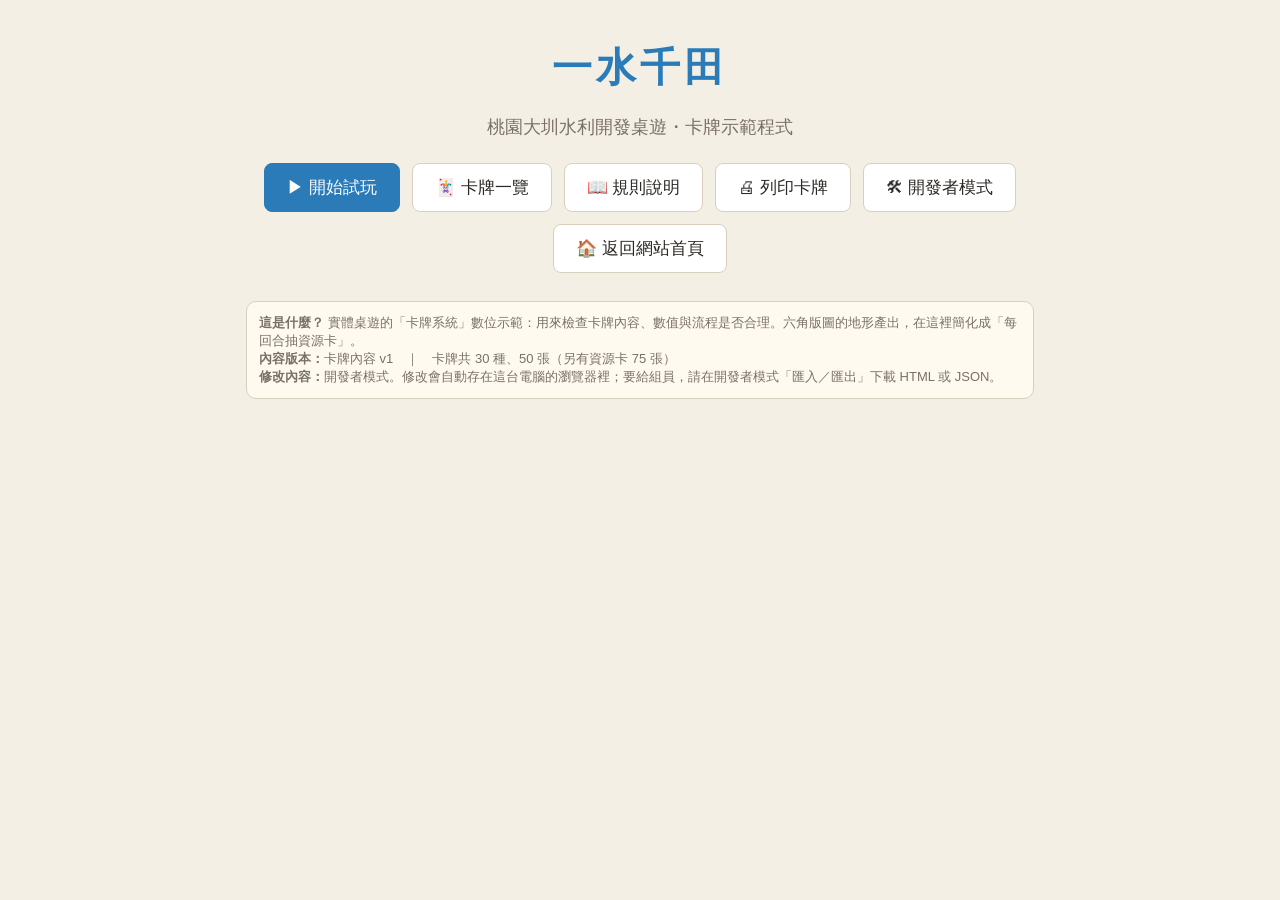
<file: play.html>
<!DOCTYPE html>
<html lang="zh-Hant">
<head>
<meta charset="utf-8">
<meta name="viewport" content="width=device-width,initial-scale=1">
<title>一水千田｜卡牌示範 v1</title>
<style>
:root{
  --bg:#f4efe4; --paper:#fffaf0; --ink:#2d2a26; --muted:#7a7166; --line:#d9cfbf;
  --water:#2b7bb9; --water2:#d7ebf7; --rice:#5d8f2f; --soil:#b5532d; --gold:#c9962b;
  --role:#8a5a2b; --project:#2b6cb0; --dev:#2f855a; --event:#c05621; --memory:#6b46c1;
  --radius:10px;
}
*{box-sizing:border-box}
html,body{margin:0;background:var(--bg);color:var(--ink);
  font-family:"Microsoft JhengHei","微軟正黑體","PingFang TC","Noto Sans TC",sans-serif;font-size:15px}
button{font:inherit;cursor:pointer;border:1px solid var(--line);background:#fff;border-radius:8px;padding:6px 12px;color:var(--ink)}
button:hover:not(:disabled){border-color:var(--water);color:var(--water)}
button:disabled{opacity:.4;cursor:not-allowed}
button.primary{background:var(--water);color:#fff;border-color:var(--water)}
button.primary:hover:not(:disabled){background:#1f6399;color:#fff}
button.danger{color:#b42318;border-color:#f0b8b0}
button.small{padding:3px 8px;font-size:13px}
input,select,textarea{font:inherit;border:1px solid var(--line);border-radius:6px;padding:5px 7px;background:#fff;color:var(--ink)}
textarea{width:100%;resize:vertical}
h1,h2,h3{margin:.2em 0 .5em}
.muted{color:var(--muted)}
.row{display:flex;gap:8px;align-items:center;flex-wrap:wrap}
.col{display:flex;flex-direction:column;gap:8px}
.panel{background:var(--paper);border:1px solid var(--line);border-radius:var(--radius);padding:12px}
.chip{display:inline-flex;align-items:center;gap:4px;padding:3px 9px;border-radius:999px;background:#fff;border:1px solid var(--line);font-size:14px}
.badge{display:inline-block;padding:1px 7px;border-radius:999px;font-size:11px;font-weight:bold;color:#fff}
.b-史料{background:#2f855a}.b-待核{background:#d97706}.b-遊戲化{background:#6b7280}

/* ---------- home ---------- */
.home{max-width:820px;margin:40px auto;padding:0 16px;text-align:center}
.home h1{font-size:40px;letter-spacing:.1em;color:var(--water)}
.home .sub{font-size:18px;color:var(--muted);margin-bottom:24px}
.home .btns{display:flex;gap:12px;justify-content:center;flex-wrap:wrap;margin:20px 0}
.home .btns button{font-size:17px;padding:12px 22px}
.home .note{font-size:13px;color:var(--muted);text-align:left;margin-top:28px}

/* ---------- game ---------- */
.topbar{display:flex;align-items:center;gap:12px;padding:8px 14px;background:#fff;border-bottom:1px solid var(--line);flex-wrap:wrap;position:sticky;top:0;z-index:5}
.topbar .title{font-weight:bold;color:var(--water);font-size:18px}
.topbar .spacer{flex:1}
.game{display:grid;grid-template-columns:270px 1fr 300px;gap:12px;padding:12px;align-items:start}
@media (max-width:1100px){.game{grid-template-columns:1fr}}
.proj{border:1px solid var(--line);border-radius:8px;padding:8px;margin-bottom:8px;background:#fff}
.proj.done{background:#e8f4ea;border-color:#9fd0a8}
.proj.cur{border:2px solid var(--project);box-shadow:0 0 0 3px #2b6cb022}
.proj.locked{opacity:.55}
.proj .pname{font-weight:bold}
.bar{height:8px;background:#eee;border-radius:9px;overflow:hidden;margin-top:6px}
.bar>i{display:block;height:100%;background:var(--project)}
.need{display:flex;gap:6px;flex-wrap:wrap;margin-top:6px;font-size:13px}
.player-head{display:flex;align-items:center;gap:10px;flex-wrap:wrap}
.player-head .pname{font-size:22px;font-weight:bold}
.res-row{display:flex;gap:8px;flex-wrap:wrap;margin:10px 0}
.res-chip{display:flex;flex-direction:column;align-items:center;min-width:64px;padding:6px 8px;border-radius:8px;background:#fff;border:1px solid var(--line)}
.res-chip .ic{font-size:22px}.res-chip b{font-size:18px}
.res-chip small{font-size:11px;color:var(--muted)}
.section{margin-top:12px}
.section h3{font-size:15px;margin:0 0 6px;color:var(--muted)}
.market{display:flex;gap:10px;flex-wrap:wrap}
.market .slot{display:flex;flex-direction:column;gap:6px;align-items:center}
.others .op{border-bottom:1px dashed var(--line);padding:6px 0}
.others .op.active{background:#eaf3fb;border-radius:6px;padding:6px}
.log{max-height:300px;overflow:auto;font-size:13px;line-height:1.55}
.log div{border-bottom:1px solid #eee;padding:2px 0}
.water-dots{letter-spacing:2px}

/* ---------- card ---------- */
.card{width:210px;height:294px;border-radius:12px;background:var(--paper);border:2px solid var(--c,#999);
  display:flex;flex-direction:column;overflow:hidden;position:relative;box-shadow:0 2px 6px #0002;text-align:left;flex:none}
.card .ch{background:var(--c,#999);color:#fff;padding:5px 8px 4px;display:flex;align-items:center;gap:6px}
.card .ch .ty{font-size:10px;opacity:.9;letter-spacing:.05em}
.card .ch .yr{margin-left:auto;font-size:10px;opacity:.9}
.card .cn{font-size:17px;font-weight:bold;padding:4px 8px 0;line-height:1.25}
.card .img{height:72px;margin:4px 8px 0;border-radius:6px;background:#eee center/cover no-repeat;flex:none}
.card .cost{display:flex;gap:3px;flex-wrap:wrap;padding:4px 8px 0;font-size:12px}
.card .cost span{background:#fff;border:1px solid var(--line);border-radius:5px;padding:0 4px}
.card .rule{font-size:12px;line-height:1.45;padding:4px 8px;flex:1;overflow:hidden;white-space:pre-line}
.card .req{font-size:11px;color:#b42318;padding:0 8px}
.card .hist{font-size:10px;line-height:1.4;color:#5b5348;background:#f1e8d6;margin:0 6px 6px;padding:4px 6px;border-radius:6px;max-height:74px;overflow:hidden}
.card .hist .src{display:block;color:var(--muted);margin-top:2px}
.card .st{position:absolute;right:6px;bottom:6px}
.card.big{transform:scale(1.2);transform-origin:top left;margin:0 42px 59px 0}
.nobadge .card .st{display:none}
.card .copies{position:absolute;left:6px;bottom:4px;font-size:10px;color:var(--muted)}
.card.res .bigic{font-size:64px;text-align:center;margin-top:16px}
.card.res .tile{text-align:center;color:var(--muted);font-size:12px}
.card.memory .tn{display:grid;grid-template-columns:1fr;gap:4px;padding:4px 8px;font-size:12px;flex:1}
.card.memory .tn div{background:#fff;border:1px solid var(--line);border-radius:6px;padding:4px 6px}
.card.memory .tn b{color:var(--memory)}
.card.back{background:var(--c);align-items:center;justify-content:center;color:#fff}
.card.back .bl{font-size:28px;font-weight:bold;letter-spacing:.2em}
.card.back .bs{font-size:12px;margin-top:6px;opacity:.9}

/* ---------- overlays ---------- */
.overlay{position:fixed;inset:0;background:#0006;z-index:50;display:flex;align-items:center;justify-content:center}
.modal{background:var(--paper);border-radius:12px;padding:18px;max-width:640px;width:calc(100% - 32px);max-height:90vh;overflow:auto}
.full{position:fixed;inset:0;background:var(--bg);z-index:40;display:flex;flex-direction:column}
.full .fhead{display:flex;align-items:center;gap:10px;padding:8px 14px;background:#2d2a26;color:#fff;flex-wrap:wrap}
.full .fhead button{background:#ffffff18;color:#fff;border-color:#ffffff40}
.full .fhead button.on{background:#fff;color:#2d2a26}
.full .fbody{flex:1;overflow:auto;padding:14px}
.gallery{display:flex;gap:14px;flex-wrap:wrap}

/* editor */
.ed{display:grid;grid-template-columns:240px 1fr 300px;gap:12px;height:100%}
@media (max-width:1000px){.ed{grid-template-columns:1fr}}
.ed .list{overflow:auto}
.ed .list .it{padding:6px 8px;border-radius:6px;cursor:pointer;display:flex;gap:6px;align-items:center;border:1px solid transparent}
.ed .list .it:hover{background:#fff}
.ed .list .it.sel{background:#fff;border-color:var(--water)}
.ed .form{overflow:auto}
.ed label{display:block;font-size:13px;color:var(--muted);margin-top:8px}
.ed label input[type=text],.ed label input:not([type]),.ed label select{width:100%}
.ed .grid2{display:grid;grid-template-columns:1fr 1fr;gap:8px}
.ed .effrow{display:flex;gap:4px;flex-wrap:wrap;align-items:center;background:#fff;border:1px solid var(--line);border-radius:6px;padding:5px;margin-top:4px}
.ed .effrow input{width:70px}
.ed .effrow input.w{width:140px}
.ed .costgrid{display:flex;gap:6px;flex-wrap:wrap}
.ed .costgrid label{margin:0;display:flex;align-items:center;gap:3px}
.ed .costgrid input{width:52px}
.issues li{margin:4px 0}
.tip{font-size:12px;color:var(--muted);margin-top:2px}

/* print */
.sheet{width:210mm;min-height:297mm;background:#fff;margin:0 auto 14px;padding:8mm 10.5mm;display:grid;
  grid-template-columns:repeat(3,63mm);grid-auto-rows:88mm;gap:0;align-content:start;box-shadow:0 2px 8px #0003}
.sheet .card{width:63mm;height:88mm;border-radius:3mm;box-shadow:none;outline:.2mm dashed #999;outline-offset:0}
@media print{
  @page{size:A4;margin:0}
  body *{visibility:hidden}
  #printArea,#printArea *{visibility:visible}
  #printArea{position:absolute;left:0;top:0}
  .sheet{box-shadow:none;margin:0;page-break-after:always}
  .card{-webkit-print-color-adjust:exact;print-color-adjust:exact}
}
.toast{position:fixed;bottom:18px;left:50%;transform:translateX(-50%);background:#2d2a26;color:#fff;padding:8px 16px;border-radius:8px;z-index:99;font-size:14px}
</style>
</head>
<body>
<div id="app"></div>

<!-- 內建卡牌內容：開發者模式「下載含目前內容的 HTML」會改寫這一段 -->
<script id="default-data" type="application/json">
{
 "meta":{"title":"一水千田","version":"卡牌內容 v1","stamp":"2026-11-05T00:00:00Z"},
 "settings":{
  "maxRounds":8,"startDraw":3,"drawPerTurn":2,"bankRatio":4,"marketSize":3,
  "startDry":2,"startWet":0,"startPond":0,"baseWater":2,"waterCapBase":2,"waterPerPond":2,
  "dryChance":0.5,"vpPerContrib":1,"vpPerWet":1,"failMode":"allLose","hideDevButton":false
 },
 "resources":[
  {"id":"wood","name":"木材","icon":"🪵","tile":"山林","color":"#6b4f2a","copies":15,"status":"遊戲化","history":"工程搭建支撐、模板與聚落建屋所需的材料。","source":"遊戲化設計（企劃書：地貌與資源對應屬遊戲化，待依史料調整）"},
  {"id":"brick","name":"紅磚","icon":"🧱","tile":"紅土","color":"#b5532d","copies":15,"status":"遊戲化","history":"桃園台地表層為透水性低的紅土，先民利用地勢鑿池築堤蓄存雨水。","source":"企劃書 肆、一、1"},
  {"id":"stone","name":"石材","icon":"🪨","tile":"砂礫","color":"#6b7280","copies":15,"status":"遊戲化","history":"隧道襯砌、水橋與渠道結構所需的材料。","source":"遊戲化設計"},
  {"id":"labor","name":"勞力","icon":"💪","tile":"施工聚落","color":"#9a6b16","copies":15,"status":"史料","history":"參與施工者包括技師、礦工與在地客家茶農等不同身分的勞動者。","source":"企劃書 肆、一、5（個人身分待依名錄查核）"},
  {"id":"rice","name":"稻米","icon":"🌾","tile":"旱田／水田","color":"#5d8f2f","copies":15,"status":"史料","history":"灌溉改善後，更多農田具備一年兩期稻作的條件。","source":"農田水利署資料（企劃書 肆、一、4）"}
 ],
 "cards":[
  {"id":"R1","type":"role","name":"農民","copies":1,"year":"","status":"史料",
   "effects":[{"t":"stat","target":"self","stat":"旱田","n":1},{"t":"gain","target":"self","res":"rice","n":2}],
   "text":"開局多 1 塊旱田、2 稻米。","history":"早期農民利用地勢鑿池築堤蓄存雨水；豪雨時溢流、久旱時乾涸，收成不穩定。","source":"企劃書 肆、一、1","image":""},
  {"id":"R2","type":"role","name":"水利技師","copies":1,"year":"1916–1924","status":"史料",
   "effects":[{"t":"stat","target":"self","stat":"contribBonus","n":1}],
   "text":"投入公共建設時，每 1 份資源多得 1 貢獻分。","history":"張令紀等技師參與工程；工程推進仰賴測量、進度管理與現地施工技術。","source":"企劃書 肆、一、2（個人事蹟待核）","image":""},
  {"id":"R3","type":"role","name":"工程勞動者","copies":1,"year":"1916–1924","status":"待核",
   "effects":[{"t":"income","res":"labor","n":1}],
   "text":"每回合開始額外獲得 1 勞力。","history":"參與施工者包括礦工與在地客家茶農；殉職名錄中可見溫細妹、范氏美妹等女性姓名。","source":"企劃書 肆、一、5（身分應配合名錄逐項查核）","image":""},
  {"id":"R4","type":"role","name":"地方商人","copies":1,"year":"","status":"遊戲化",
   "effects":[{"t":"tradeRatio","n":3}],
   "text":"與銀行交易改為 3 換 1。","history":"灌溉改善為農民生計與地方經濟提供支持，帶動附近市鎮逐漸繁榮。","source":"企劃書前版 肆、一、4；角色為遊戲化設計","image":""},
  {"id":"R5","type":"role","name":"水利管理人員","copies":1,"year":"","status":"史料",
   "effects":[{"t":"stat","target":"self","stat":"輪灌","n":1}],
   "text":"乾旱時，你的水滴不會全部失去。","history":"供水不足時，水利管理人員依水源、埤塘存水及農田需求安排配水量、時間與輪流灌溉。","source":"企劃書 肆、一、3","image":""},

  {"id":"P1","type":"project","name":"石門取水口","copies":1,"year":"1916 開工","status":"史料",
   "cost":{"stone":2,"labor":2,"wood":1},"effects":[],"unlockWater":false,
   "text":"公共水源的起點。完成後才能開始開鑿導水隧道。","history":"自大漢溪上游石門地區取水，利用台地向西北傾斜的地勢，以重力自流把水送上台地。","source":"農田水利署桃園管理處〈桃園大圳建設〉；企劃書 肆、一、2","image":""},
  {"id":"P2","type":"project","name":"導水隧道","copies":1,"year":"1916–1924","status":"史料",
   "cost":{"stone":3,"labor":3,"wood":2},"effects":[],"unlockWater":false,
   "text":"最困難的工程。需要大量石材與勞力。","history":"導水路約 20.47 公里，其中 8 段隧道合計約 15.62 公里；施工面臨地層鬆軟、地下水滲出。","source":"農田水利署完工統計（企劃書 肆、一、2）","image":""},
  {"id":"P3","type":"project","name":"水橋與明渠","copies":1,"year":"1916–1924","status":"史料",
   "cost":{"brick":2,"stone":2,"labor":1},"effects":[],"unlockWater":false,
   "text":"跨越溪谷，讓水路連通到八德大湳。","history":"以水橋與明渠跨越溪谷，維持輸水路線連通，將水導向八德大湳，再分送台地各灌溉區。","source":"企劃書 肆、一、2、3","image":""},
  {"id":"P4","type":"project","name":"幹線與支分線（通水）","copies":1,"year":"1924.5.26","status":"史料",
   "cost":{"brick":3,"labor":2,"wood":1},"effects":[{"t":"note","text":"桃園大圳通水！"}],"unlockWater":true,
   "text":"完成後通水：之後每回合開始，每位玩家獲得水滴，水田可以收成。","history":"1924 年 5 月 26 日導水路及主要幹支分線通水；水由幹線、支線與分線送往各灌溉區。","source":"企劃書 肆、一、2","image":""},
  {"id":"P5","type":"project","name":"埤塘聯合調蓄","copies":1,"year":"1919–1928","status":"史料",
   "cost":{"brick":2,"labor":2,"stone":1,"rice":1},"effects":[{"t":"stat","target":"all","stat":"埤塘","n":1}],"unlockWater":false,
   "text":"完成後每位玩家獲得 1 座埤塘（可多存 2 水滴）。","history":"1919 年成立的桃園大圳組合負責貯水池與給水路，1928 年完成整體系統；完工時線內貯水池 231 口。","source":"農田水利署史料（企劃書 肆、一、2、3）","image":""},

  {"id":"D1","type":"dev","name":"田埂整修・旱田變水田","copies":4,"year":"","status":"遊戲化",
   "cost":{"labor":1,"brick":1},"requires":[{"k":"stat","stat":"旱田","min":1}],
   "effects":[{"t":"stat","target":"self","stat":"旱田","n":-1},{"t":"stat","target":"self","stat":"水田","n":1}],
   "text":"","history":"有了穩定水源，原本依賴降雨的看天田，才有機會改為水田。","source":"企劃書 肆、一、4","image":""},
  {"id":"D2","type":"dev","name":"整修埤塘","copies":3,"year":"","status":"史料",
   "cost":{"brick":1,"labor":2,"stone":1},"requires":[],
   "effects":[{"t":"stat","target":"self","stat":"埤塘","n":1},{"t":"stat","target":"self","stat":"vp","n":1}],
   "text":"","history":"埤塘具蓄水與調節功能：雨量充足時儲存，需要時再供灌溉。","source":"企劃書 肆、一、3","image":""},
  {"id":"D3","type":"dev","name":"延伸給水路・開墾水田","copies":3,"year":"","status":"遊戲化",
   "cost":{"stone":1,"labor":1,"wood":1},"requires":[{"k":"water"}],
   "effects":[{"t":"stat","target":"self","stat":"水田","n":1}],
   "text":"","history":"水由幹線輸送，再經支線與分線分配至各灌溉區，並透過給水路送往農田。","source":"企劃書 肆、一、3","image":""},
  {"id":"D4","type":"dev","name":"雙期稻作","copies":2,"year":"","status":"史料",
   "cost":{"rice":1,"labor":1},"requires":[{"k":"water"},{"k":"stat","stat":"水田","min":1}],
   "effects":[{"t":"stat","target":"self","stat":"riceBonus","n":1},{"t":"stat","target":"self","stat":"vp","n":1}],
   "text":"","history":"大圳供應二萬二千餘公頃耕地，使原本缺水的土地成為適合兩期稻作的水田。","source":"農田水利署資料（企劃書 肆、一、4）","image":""},
  {"id":"D5","type":"dev","name":"農村聚落","copies":4,"year":"","status":"史料",
   "cost":{"wood":2,"brick":1,"rice":1},"requires":[],
   "effects":[{"t":"stat","target":"self","stat":"聚落","n":1},{"t":"stat","target":"self","stat":"vp","n":2}],
   "text":"","history":"灌溉環境改善，為農業聚落的持續發展提供支持；水圳與埤塘逐漸成為地方生活的一部分。","source":"企劃書 肆、一、4","image":""},
  {"id":"D6","type":"dev","name":"農產品交易","copies":3,"year":"","status":"遊戲化",
   "cost":{"rice":2},"requires":[],
   "effects":[{"t":"draw","target":"self","n":2},{"t":"stat","target":"self","stat":"vp","n":1}],
   "text":"","history":"穩定的收成為農民家庭生計與農村經濟提供支持。","source":"企劃書 肆、一、4","image":""},
  {"id":"D7","type":"dev","name":"巡水與輪灌","copies":2,"year":"","status":"史料",
   "cost":{"labor":1,"rice":1},"requires":[],
   "effects":[{"t":"stat","target":"self","stat":"輪灌","n":1}],
   "text":"","history":"缺水時透過輪流灌溉安排供水時間與順序，讓有限水源分配至農田。","source":"企劃書 肆、一、3","image":""},

  {"id":"E1","type":"event","name":"久旱","copies":3,"year":"","status":"史料",
   "effects":[{"t":"noWater"},{"t":"waterLoseAll","target":"all","unless":"埤塘,輪灌"}],
   "text":"","history":"降雨季節分布不均，久旱時埤塘可能乾涸，難以在各地之間調配水量。","source":"企劃書 肆、一、1（事件為遊戲化）","image":""},
  {"id":"E2","type":"event","name":"豪雨溢流","copies":2,"year":"","status":"史料",
   "effects":[{"t":"water","target":"all","n":2}],
   "text":"","history":"早期埤塘彼此缺乏連通水路，豪雨時容易溢流——存不下的水就流走了。","source":"企劃書 肆、一、1","image":""},
  {"id":"E3","type":"event","name":"地層鬆軟・地下水滲出","copies":2,"year":"1916–1924","status":"史料",
   "effects":[{"t":"projectCost","res":"labor","n":1},{"t":"projectCost","res":"stone","n":1}],
   "text":"","history":"施工過程面臨地層鬆軟、地下水滲出及隧道掘鑿等困難。","source":"企劃書 肆、一、2","image":""},
  {"id":"E4","type":"event","name":"總督府推動增產","copies":1,"year":"1916","status":"史料",
   "effects":[{"t":"contribMult","n":2}],
   "text":"","history":"1916 年，臺灣總督府為增加糧食生產，正式推動官設埤圳工程。","source":"企劃書 肆、一、2","image":""},
  {"id":"E5","type":"event","name":"桃園大圳組合成立","copies":1,"year":"1919","status":"史料",
   "effects":[{"t":"gain","target":"all","res":"brick","n":1},{"t":"gain","target":"all","res":"labor","n":1}],
   "text":"","history":"1919 年成立公共埤圳桃園大圳組合，負責貯水池、給水路等工程。","source":"企劃書 肆、一、2","image":""},
  {"id":"E6","type":"event","name":"豐收","copies":2,"year":"","status":"遊戲化",
   "effects":[{"t":"fieldBonus","n":1}],
   "text":"","history":"穩定的灌溉減少缺水造成的農作損失。","source":"企劃書 肆、一、4","image":""},
  {"id":"E7","type":"event","name":"颱風後巡視隧道","copies":1,"year":"","status":"待核",
   "effects":[{"t":"waterMod","n":-1}],
   "text":"","history":"颱風豪雨後需巡視隧道，確認供水安全。（今日工作站的經驗，非日治時期史料）","source":"水尾工作站站長李宏志訪談（原文待補）","image":""},
  {"id":"E8","type":"event","name":"平穩的一季","copies":2,"year":"","status":"遊戲化",
   "effects":[],"text":"本回合沒有特別事件。","history":"","source":"","image":""},

  {"id":"M1","type":"memory","name":"辨天池（1-1 號池）","copies":1,"status":"史料",
   "then":"1928 年：桃園區大型埤塘與遊憩名勝","now":"因機場開發與遷村安置填平，今陽明運動公園、建國國中周邊",
   "history":"","source":"企劃書 肆、三","image":""},
  {"id":"M2","type":"memory","name":"第一支十一號池（公埤）","copies":1,"status":"待核",
   "then":"黃文城童年玩水的「公埤」","now":"訪談說今為公園；廢除清單寫「供學校」——兩者矛盾，待核",
   "history":"","source":"黃文城訪談；〈灌區埤塘發展史〉廢除清單","image":""},
  {"id":"M3","type":"memory","name":"5-7、6-5 號池","copies":1,"status":"史料",
   "then":"第五、第六支線的貯水池","now":"廢除，供高鐵青埔站使用",
   "history":"","source":"〈桃園管理處灌區埤塘發展史〉（資料年份待核）","image":""},
  {"id":"M4","type":"memory","name":"第二支線多口貯水池","copies":1,"status":"史料",
   "then":"2-27、2-28、2-29 等號池","now":"廢除，供「中正國際機場」（今桃園國際機場）使用；清單沿用舊名",
   "history":"","source":"〈桃園管理處灌區埤塘發展史〉（資料年份待核）","image":""},
  {"id":"M5","type":"memory","name":"1-5、1-6 號池","copies":1,"status":"史料",
   "then":"第一支線的貯水池","now":"廢除，供桃園縣政府、桃園地方法院及桃園管理處使用",
   "history":"","source":"〈桃園管理處灌區埤塘發展史〉（資料年份待核）","image":""}
 ]
}
</script>

<script>
"use strict";
/* ================= 基本設定 ================= */
const LS_KEY = 'yishui-cards-v1';
const TYPES = {
  role:{label:'人物角色卡',short:'角色',color:'var(--role)',hex:'#8a5a2b'},
  project:{label:'公共建設卡',short:'公共建設',color:'var(--project)',hex:'#2b6cb0'},
  dev:{label:'個人發展卡',short:'個人發展',color:'var(--dev)',hex:'#2f855a'},
  event:{label:'歷史事件卡',short:'歷史事件',color:'var(--event)',hex:'#c05621'},
  memory:{label:'今昔對照卡',short:'今昔對照',color:'var(--memory)',hex:'#6b46c1'}
};
const STATUSES = ['史料','待核','遊戲化'];
const STAT_LABEL = {vp:'分數',riceBonus:'每塊水田收成',contribBonus:'投入公共建設每份貢獻分',extraDraw:'每回合多抽資源卡'};
const TARGETS = {self:'自己',all:'每位玩家',others:'其他玩家'};
const EFFECTS = {
  gain:{label:'獲得資源',p:['target','res','n']},
  lose:{label:'失去資源',p:['target','res','n','unless']},
  stat:{label:'增減數值（田、埤塘、分數…）',p:['target','stat','n']},
  draw:{label:'抽資源卡',p:['target','n']},
  income:{label:'每回合固定收入（持續）',p:['res','n']},
  water:{label:'獲得水滴',p:['target','n']},
  waterLoseAll:{label:'失去所有水滴',p:['target','unless']},
  noWater:{label:'本回合不配水',p:[]},
  waterMod:{label:'本回合配水增減',p:['n']},
  projectCost:{label:'目前公共建設需求增加',p:['res','n']},
  contribMult:{label:'本回合貢獻分倍數',p:['n']},
  fieldBonus:{label:'本回合每塊水田多收稻米',p:['n']},
  tradeRatio:{label:'銀行交易比例（持續）',p:['n']},
  note:{label:'只顯示文字（手動處理）',p:['text']}
};

/* ================= 資料載入／儲存 ================= */
const EMBED = JSON.parse(document.getElementById('default-data').textContent);
let DATA;
function clone(o){return JSON.parse(JSON.stringify(o))}
function lsGet(){try{return JSON.parse(localStorage.getItem(LS_KEY)||'null')}catch(e){return null}}
function lsSet(v){try{localStorage.setItem(LS_KEY,JSON.stringify(v));return true}catch(e){toast('⚠ 無法自動儲存（瀏覽器不允許或容量已滿），請記得匯出 JSON');return false}}
let saveTimer=null;
function save(){clearTimeout(saveTimer);saveTimer=setTimeout(()=>{lsSet({base:EMBED.meta.stamp,saved:new Date().toISOString(),data:DATA})},300)}
function loadData(){
  const s=lsGet();
  if(s&&s.data&&s.base===EMBED.meta.stamp){DATA=s.data;return null}
  DATA=clone(EMBED);
  if(s&&s.data) return s; // 內建內容換了版本，但瀏覽器裡有舊草稿
  return null;
}
function normalize(){
  DATA.settings=Object.assign({},EMBED.settings,DATA.settings||{});
  DATA.resources=DATA.resources||[];DATA.cards=DATA.cards||[];
  DATA.cards.forEach(c=>{c.effects=c.effects||[];c.cost=c.cost||{};c.requires=c.requires||[];c.copies=c.copies==null?1:c.copies;c.status=c.status||'遊戲化'});
}

/* ================= 小工具 ================= */
const $=s=>document.querySelector(s);
function esc(s){return String(s==null?'':s).replace(/[&<>"']/g,c=>({'&':'&amp;','<':'&lt;','>':'&gt;','"':'&quot;',"'":'&#39;'}[c]))}
function S(){return DATA.settings}
function resById(id){return DATA.resources.find(r=>r.id===id)}
function resName(id){if(id==='water')return '水滴';const r=resById(id);return r?r.name:'（未知資源 '+id+'）'}
function resIcon(id){if(id==='water')return '💧';const r=resById(id);return r?r.icon:'❓'}
function cardById(id){return DATA.cards.find(c=>c.id===id)}
function cardsOf(t){return DATA.cards.filter(c=>c.type===t)}
function statName(s){return STAT_LABEL[s]||s}
function shuffle(a){for(let i=a.length-1;i>0;i--){const j=Math.floor(Math.random()*(i+1));[a[i],a[j]]=[a[j],a[i]]}return a}
function toast(m){const t=document.createElement('div');t.className='toast';t.textContent=m;document.body.appendChild(t);setTimeout(()=>t.remove(),2600)}
function download(name,text,type){const b=new Blob([text],{type:type||'application/octet-stream'});const a=document.createElement('a');a.href=URL.createObjectURL(b);a.download=name;document.body.appendChild(a);a.click();setTimeout(()=>{URL.revokeObjectURL(a.href);a.remove()},500)}
function newId(prefix){let i=1;while(DATA.cards.some(c=>c.id===prefix+i))i++;return prefix+i}

/* ================= 文字產生 ================= */
function effText(e){
  const tg=TARGETS[e.target]||'自己', n=Number(e.n)||0;
  const un=e.unless?`（持有${String(e.unless).split(',').map(s=>statName(s.trim())).join('或')}者不受影響）`:'';
  switch(e.t){
    case 'gain':return `${tg}獲得 ${n} ${resIcon(e.res)}${resName(e.res)}`;
    case 'lose':return `${tg}失去 ${n} ${resIcon(e.res)}${resName(e.res)}${un}`;
    case 'stat':return `${tg}${statName(e.stat)} ${n>=0?'+':''}${n}`;
    case 'draw':return `${tg}抽 ${n} 張資源卡`;
    case 'income':return `每回合開始獲得 ${n} ${resIcon(e.res)}${resName(e.res)}`;
    case 'water':return `${tg}獲得 ${n} 💧水滴`;
    case 'waterLoseAll':return `${tg}失去所有💧水滴${un}`;
    case 'noWater':return '本回合不配水';
    case 'waterMod':return `本回合配水 ${n>=0?'+':''}${n}`;
    case 'projectCost':return `目前公共建設需求 +${n} ${resIcon(e.res)}${resName(e.res)}`;
    case 'contribMult':return `本回合投入公共建設，貢獻分 ×${n}`;
    case 'fieldBonus':return `本回合每塊水田多收 ${n} 🌾`;
    case 'tradeRatio':return `與銀行交易改為 ${n} 換 1`;
    case 'note':return e.text||'';
  }
  return '';
}
function reqText(r){return r.k==='water'?'已通水':`${statName(r.stat)} ≥ ${r.min}`}
function ruleText(c){
  if(c.text&&c.text.trim())return c.text;
  return (c.effects||[]).map(effText).filter(Boolean).join('\n');
}
function costHTML(cost){
  return Object.entries(cost||{}).filter(([k,v])=>v>0).map(([k,v])=>`<span>${resIcon(k)}×${v}</span>`).join('');
}

/* ================= 卡牌外觀 ================= */
function cardHTML(c,opt){
  opt=opt||{};
  const ty=TYPES[c.type]||{label:c.type,hex:'#999'};
  const cls='card '+c.type+(opt.big?' big':'');
  const st=`<span class="badge b-${esc(c.status)} st">${esc(c.status)}</span>`;
  const cp=opt.copies&&c.copies>1?`<span class="copies">×${c.copies} 張</span>`:'';
  const img=c.image?`<div class="img" style="background-image:url('${esc(c.image)}')"></div>`:'';
  if(c.type==='memory'){
    return `<div class="${cls}" style="--c:${ty.hex}">
      <div class="ch"><span class="ty">${ty.label}</span></div>
      <div class="cn">${esc(c.name)}</div>${img}
      <div class="tn"><div><b>昔</b>　${esc(c.then)}</div><div><b>今</b>　${esc(c.now)}</div></div>
      ${c.source?`<div class="hist"><span class="src">出處：${esc(c.source)}</span></div>`:''}${st}${cp}</div>`;
  }
  const cost=costHTML(c.cost);
  const req=(c.requires||[]).length?`<div class="req">需要：${c.requires.map(reqText).join('、')}</div>`:'';
  const water=c.unlockWater?'\n💧 完成即通水':'';
  return `<div class="${cls}" style="--c:${ty.hex}">
    <div class="ch"><span class="ty">${ty.label}</span>${c.year?`<span class="yr">${esc(c.year)}</span>`:''}</div>
    <div class="cn">${esc(c.name)}</div>${img}
    ${cost?`<div class="cost">${c.type==='project'?'需求 ':'花費 '}${cost}</div>`:''}
    ${req}
    <div class="rule">${esc(ruleText(c)+water)}</div>
    ${c.history||c.source?`<div class="hist">${esc(c.history)}${c.source?`<span class="src">出處：${esc(c.source)}</span>`:''}</div>`:''}
    ${st}${cp}</div>`;
}
function resCardHTML(r,opt){
  opt=opt||{};
  return `<div class="card res" style="--c:${esc(r.color)}">
    <div class="ch"><span class="ty">資源卡</span></div>
    <div class="cn">${esc(r.name)}</div>
    <div class="bigic">${esc(r.icon)}</div>
    <div class="tile">產自：${esc(r.tile)}</div>
    <div class="rule"></div>
    ${r.history||r.source?`<div class="hist">${esc(r.history)}${r.source?`<span class="src">出處：${esc(r.source)}</span>`:''}</div>`:''}
    <span class="badge b-${esc(r.status)} st">${esc(r.status)}</span>
    ${opt.copies?`<span class="copies">×${r.copies} 張</span>`:''}</div>`;
}
function backHTML(type){
  const t=TYPES[type];const hex=t?t.hex:'#2b7bb9';const lab=t?t.label:'資源卡';
  return `<div class="card back" style="--c:${hex}"><div class="bl">一水千田</div><div class="bs">${lab}</div></div>`;
}

/* ================= 畫面狀態 ================= */
let VIEW='home';      // home | setup | game | end
let OVER=null;        // null | gallery | editor | print | rules
let G=null;           // 遊戲狀態
let ED={tab:'role',sel:null};
let GAL={tab:'all'};
let PR={types:{role:true,project:true,dev:true,event:true,memory:true,resource:false},copies:true,backs:false,badge:true};
let MODAL=null;       // {html, onOk}

function render(){
  let h='';
  if(VIEW==='home')h=homeHTML();
  else if(VIEW==='setup')h=setupHTML();
  else if(VIEW==='game')h=gameHTML();
  else if(VIEW==='end')h=endHTML();
  if(OVER==='gallery')h+=galleryHTML();
  if(OVER==='editor')h+=editorHTML();
  if(OVER==='print')h+=printHTML();
  if(OVER==='rules')h+=rulesHTML();
  if(MODAL)h+=`<div class="overlay"><div class="modal">${MODAL.html}</div></div>`;
  $('#app').innerHTML=h;
}
function devBtn(){return S().hideDevButton?'':`<button data-act="openEditor">🛠 開發者模式</button>`}

/* ================= 首頁 ================= */
function homeHTML(){
  return `<div class="home">
    <h1>一水千田</h1>
    <div class="sub">桃園大圳水利開發桌遊・卡牌示範程式</div>
    <div class="btns">
      <button class="primary" data-act="goSetup">▶ 開始試玩</button>
      <button data-act="openGallery">🃏 卡牌一覽</button>
      <button data-act="openRules">📖 規則說明</button>
      <button data-act="openPrint">🖨 列印卡牌</button>
      ${devBtn()}
      <button data-act="goSite">🏠 返回網站首頁</button>
    </div>
    <div class="panel note">
      <b>這是什麼？</b> 實體桌遊的「卡牌系統」數位示範：用來檢查卡牌內容、數值與流程是否合理。六角版圖的地形產出，在這裡簡化成「每回合抽資源卡」。<br>
      <b>內容版本：</b>${esc(DATA.meta.version||'')}　｜　卡牌共 ${DATA.cards.length} 種、${DATA.cards.reduce((s,c)=>s+(+c.copies||0),0)} 張（另有資源卡 ${DATA.resources.reduce((s,r)=>s+(+r.copies||0),0)} 張）<br>
      <b>修改內容：</b>開發者模式${S().hideDevButton?'（目前按鈕已隱藏，按 Ctrl＋Shift＋D 開啟）':''}。修改會自動存在這台電腦的瀏覽器裡；要給組員，請在開發者模式「匯入／匯出」下載 HTML 或 JSON。
    </div></div>`;
}
function rulesHTML(){
  const s=S();
  return `<div class="overlay" data-act="closeOver"><div class="modal" data-stop>
  <h2>📖 試玩規則（依目前設定自動產生）</h2>
  <p><b>目標（半合作）：</b>${s.maxRounds} 回合內，全體一起完成全部 ${cardsOf('project').length} 張公共建設卡。達成後，分數最高的玩家獲勝；${s.failMode==='allLose'?'沒有達成則<b>全體失敗</b>':'沒有達成則<b>全體分數減半</b>'}。</p>
  <p><b>每回合開始：</b>翻開 1 張歷史事件卡，所有人立即套用。若已通水，每人獲得 ${s.baseWater} 💧（上限＝${s.waterCapBase}＋每座埤塘 ${s.waterPerPond}，超過的水會流走）。</p>
  <p><b>輪到你時：</b></p>
  <ol>
   <li><b>收成</b>：抽 ${s.drawPerTurn} 張資源卡。每塊<b>水田</b>用掉 1 💧 收成 🌾（雙期稻作會更多）；每塊<b>旱田</b>（看天田）有 ${Math.round(s.dryChance*100)}% 機會收成 1 🌾。</li>
   <li><b>行動</b>（不限次數、順序）：投入資源到目前的公共建設（每份得 ${s.vpPerContrib} 貢獻分）、向銀行 ${s.bankRatio} 換 1、把資源給其他玩家（代表協商交易）、購買市場上的個人發展卡。</li>
   <li>按「結束回合」。</li>
  </ol>
  <p><b>計分：</b>貢獻分＋卡牌分數＋每塊水田 ${s.vpPerWet} 分。</p>
  <p class="muted">開局：每人抽 ${s.startDraw} 張資源卡、${s.startDry} 塊旱田，並套用角色卡效果。</p>
  <div class="row"><button class="primary" data-act="closeOver">知道了</button></div></div></div>`;
}

/* ================= 開局設定 ================= */
let SETUP={n:3,names:['玩家一','玩家二','玩家三','玩家四'],roles:['random','random','random','random']};
function setupHTML(){
  const roles=cardsOf('role');
  let rows='';
  for(let i=0;i<SETUP.n;i++){
    rows+=`<div class="row" style="margin:6px 0">
      <input data-setup-name="${i}" value="${esc(SETUP.names[i])}" style="width:140px">
      <select data-setup-role="${i}"><option value="random">隨機角色</option>${roles.map(r=>`<option value="${r.id}" ${SETUP.roles[i]===r.id?'selected':''}>${esc(r.name)}</option>`).join('')}</select></div>`;
  }
  return `<div class="home"><h2>開局設定</h2><div class="panel" style="text-align:left;max-width:460px;margin:auto">
    <div class="row">玩家人數 <select data-setup-n>${[1,2,3,4].map(n=>`<option ${n===SETUP.n?'selected':''}>${n}</option>`).join('')}</select>
    <span class="muted">（1 人＝單人測試）</span></div>${rows}
    ${roles.length<SETUP.n?`<p style="color:#b42318">角色卡只有 ${roles.length} 張，部分玩家將沒有角色。</p>`:''}
    <div class="row" style="margin-top:12px"><button data-act="goHome">返回</button><button class="primary" data-act="startGame">開始遊戲</button></div>
  </div></div>`;
}

/* ================= 遊戲邏輯 ================= */
function log(m){G.log.unshift(`<b>R${G.round}</b> ${m}`);if(G.log.length>150)G.log.pop()}
function cur(){return G.players[G.turn]}
function cap(p){return S().waterCapBase+(p.stats['埤塘']||0)*S().waterPerPond}
function drawRes(n){
  const out=[];
  for(let i=0;i<n;i++){
    const tot=Object.values(G.pool).reduce((a,b)=>a+b,0);
    if(tot<=0)break;
    let x=Math.random()*tot;
    for(const k in G.pool){x-=G.pool[k];if(x<0){G.pool[k]--;out.push(k);break}}
  }
  return out;
}
function give(p,res,n){p.res[res]=(p.res[res]||0)+n;G.pool[res]=Math.max(0,(G.pool[res]||0)-n)}
function pay(p,res,n){n=Math.min(n,p.res[res]||0);p.res[res]-=n;G.pool[res]=(G.pool[res]||0)+n;return n}
function addWater(p,n){const before=p.water;p.water=Math.max(0,Math.min(cap(p),p.water+n));return p.water-before}
function hasAny(p,list){return String(list||'').split(',').map(s=>s.trim()).filter(Boolean).some(s=>(p.stats[s]||0)>0)}
function targets(t,self){if(t==='all')return G.players;if(t==='others')return G.players.filter(p=>p!==self);return self?[self]:G.players}

function applyEffects(effs,self,srcName){
  for(const e of effs||[]){
    const n=Number(e.n)||0;
    switch(e.t){
      case 'gain':targets(e.target,self).forEach(p=>give(p,e.res,n));break;
      case 'lose':targets(e.target,self).forEach(p=>{if(!hasAny(p,e.unless))pay(p,e.res,n)});break;
      case 'stat':targets(e.target,self).forEach(p=>{p.stats[e.stat]=Math.max(0,(p.stats[e.stat]||0)+n)});break;
      case 'draw':targets(e.target,self).forEach(p=>drawRes(n).forEach(r=>p.res[r]=(p.res[r]||0)+1));break;
      case 'income':if(self)self.income[e.res]=(self.income[e.res]||0)+n;break;
      case 'water':targets(e.target,self).forEach(p=>addWater(p,n));break;
      case 'waterLoseAll':targets(e.target,self).forEach(p=>{if(hasAny(p,e.unless)){if(p.stats['輪灌']&&!p.stats['埤塘'])p.water=Math.min(p.water,1)}else p.water=0});break;
      case 'noWater':G.flags.noWater=true;break;
      case 'waterMod':G.flags.waterMod+=n;break;
      case 'projectCost':{const pr=curProject();if(pr){G.extra[pr.id]=G.extra[pr.id]||{};G.extra[pr.id][e.res]=(G.extra[pr.id][e.res]||0)+n}break}
      case 'contribMult':G.flags.contribMult*=n||1;break;
      case 'fieldBonus':G.flags.fieldBonus+=n;break;
      case 'tradeRatio':if(self)self.tradeRatio=n;break;
      case 'note':if(e.text)log('📝 '+esc(e.text));break;
    }
  }
}
function reqOK(p,reqs){
  return (reqs||[]).every(r=>r.k==='water'?G.flowing:(p.stats[r.stat]||0)>=(Number(r.min)||0));
}
function canAfford(p,cost){return Object.entries(cost||{}).every(([k,v])=>(p.res[k]||0)>=v)}

function projects(){return cardsOf('project')}
function curProject(){return projects().find(c=>!G.done.includes(c.id))||null}
function remaining(pr,res){
  const need=(pr.cost[res]||0)+((G.extra[pr.id]||{})[res]||0)-((G.paid[pr.id]||{})[res]||0);
  return Math.max(0,need);
}
function projectResList(pr){const s=new Set([...Object.keys(pr.cost||{}),...Object.keys(G.extra[pr.id]||{})]);return [...s].filter(k=>(pr.cost[k]||0)+((G.extra[pr.id]||{})[k]||0)>0)}
function projectTotals(pr){let need=0,paid=0;projectResList(pr).forEach(r=>{const tot=(pr.cost[r]||0)+((G.extra[pr.id]||{})[r]||0);need+=tot;paid+=Math.min(tot,(G.paid[pr.id]||{})[r]||0)});return {need,paid}}

function startGame(){
  const s=S();
  const pool={};DATA.resources.forEach(r=>pool[r.id]=+r.copies||0);
  const roleIds=shuffle(cardsOf('role').map(c=>c.id));
  const chosen=SETUP.roles.slice(0,SETUP.n).filter(r=>r!=='random');
  G={round:0,turn:0,players:[],pool,done:[],paid:{},extra:{},flowing:false,log:[],event:null,
     flags:{},devDeck:[],market:[],eventDeck:[],harvest:''};
  for(let i=0;i<SETUP.n;i++){
    let rid=SETUP.roles[i];
    if(rid==='random'){rid=roleIds.find(x=>!chosen.includes(x));if(rid)chosen.push(rid)}
    const p={name:SETUP.names[i]||('玩家'+(i+1)),role:rid||null,res:{},water:0,income:{},tradeRatio:null,contrib:0,
      stats:{'旱田':+s.startDry||0,'水田':+s.startWet||0,'埤塘':+s.startPond||0,'聚落':0,vp:0,riceBonus:0,contribBonus:0,extraDraw:0},cards:[]};
    DATA.resources.forEach(r=>p.res[r.id]=0);
    G.players.push(p);
  }
  G.players.forEach(p=>{
    drawRes(+s.startDraw||0).forEach(r=>p.res[r]++);
    const rc=p.role&&cardById(p.role);if(rc)applyEffects(rc.effects,p,rc.name);
  });
  G.devDeck=shuffle(cardsOf('dev').flatMap(c=>Array(Math.max(0,+c.copies||0)).fill(c.id)));
  refillMarket();
  VIEW='game';G.log=[];
  startRound();
}
function refillMarket(){while(G.market.length<(+S().marketSize||3)&&G.devDeck.length)G.market.push(G.devDeck.pop())}
function drawEvent(){
  if(!G.eventDeck.length)G.eventDeck=shuffle(cardsOf('event').flatMap(c=>Array(Math.max(0,+c.copies||0)).fill(c.id)));
  return G.eventDeck.pop()||null;
}
function startRound(){
  G.round++;
  if(G.round>(+S().maxRounds||8)){return endGame()}
  G.flags={noWater:false,waterMod:0,contribMult:1,fieldBonus:0};
  const eid=drawEvent();G.event=eid;
  const ev=eid&&cardById(eid);
  if(ev){log(`📜 事件：<b>${esc(ev.name)}</b>　${esc(ruleText(ev)).replace(/\n/g,'；')}`);applyEffects(ev.effects,null,ev.name)}
  if(G.flowing&&!G.flags.noWater){
    const n=(+S().baseWater||0)+G.flags.waterMod;
    G.players.forEach(p=>addWater(p,n));
    log(`💧 配水：每人 ${n>=0?'+':''}${n}（受埤塘容量限制）`);
  } else if(G.flowing) log('💧 本回合沒有配水');
  G.turn=0;startTurn();
}
function startTurn(){
  const p=cur(),s=S();const got=[];
  drawRes((+s.drawPerTurn||0)+(p.stats.extraDraw||0)).forEach(r=>{p.res[r]++;got.push(resIcon(r))});
  for(const [r,n] of Object.entries(p.income)){give(p,r,n);for(let i=0;i<n;i++)got.push(resIcon(r))}
  let wetRice=0,wetUsed=0;
  for(let i=0;i<(p.stats['水田']||0);i++){
    if(p.water>0){p.water--;wetUsed++;wetRice+=1+(p.stats.riceBonus||0)+G.flags.fieldBonus}
  }
  let dryRice=0;for(let i=0;i<(p.stats['旱田']||0);i++)if(Math.random()<(+s.dryChance||0))dryRice++;
  if(wetRice+dryRice)give(p,'rice',wetRice+dryRice);
  const dryN=p.stats['旱田']||0,wetN=p.stats['水田']||0;
  G.harvest=`抽到 ${got.join('')||'—'}；水田 ${wetUsed}/${wetN} 塊有水，收 ${wetRice} 🌾；看天田 ${dryRice}/${dryN} 塊收成。`;
  log(`▶ <b>${esc(p.name)}</b> 收成：${G.harvest}`);
}
function endTurn(){
  G.turn++;
  if(G.turn>=G.players.length)startRound();else startTurn();
  render();
}
function contribute(res){
  const p=cur(),pr=curProject();if(!pr)return;
  if((p.res[res]||0)<1||remaining(pr,res)<1)return;
  pay(p,res,1);
  G.paid[pr.id]=G.paid[pr.id]||{};G.paid[pr.id][res]=(G.paid[pr.id][res]||0)+1;
  const pts=((+S().vpPerContrib||0)+(p.stats.contribBonus||0))*G.flags.contribMult;
  p.contrib+=pts;
  if(projectResList(pr).every(r=>remaining(pr,r)<=0)){
    G.done.push(pr.id);
    log(`🏗 公共建設完成：<b>${esc(pr.name)}</b>`);
    applyEffects(pr.effects,p,pr.name);
    if(pr.unlockWater&&!G.flowing){G.flowing=true;log('💧 <b>通水了！</b>從下一回合開始配水。');toast('💧 通水了！')}
    if(!curProject()){log('🎉 全部公共建設完成，共同目標達成！');toast('🎉 共同目標達成！')}
  }
  render();
}
function bankTrade(){
  const p=cur();const from=$('#tFrom').value,to=$('#tTo').value;const ratio=p.tradeRatio||+S().bankRatio||4;
  if(from===to||(p.res[from]||0)<ratio)return;
  pay(p,from,ratio);give(p,to,1);
  log(`🏦 ${esc(p.name)} 用 ${ratio} ${resIcon(from)} 換 1 ${resIcon(to)}`);render();
}
function giveTo(){
  const p=cur();const r=$('#gRes').value,i=+$('#gTo').value,n=Math.max(1,+$('#gN').value||1);const q=G.players[i];
  if(!q||q===p||(p.res[r]||0)<n)return;
  p.res[r]-=n;q.res[r]=(q.res[r]||0)+n;
  log(`🤝 ${esc(p.name)} 給 ${esc(q.name)} ${n} ${resIcon(r)}`);render();
}
function buy(idx){
  const p=cur();const id=G.market[idx];const c=cardById(id);if(!c)return;
  if(!canAfford(p,c.cost)||!reqOK(p,c.requires))return;
  Object.entries(c.cost||{}).forEach(([k,v])=>pay(p,k,v));
  applyEffects(c.effects,p,c.name);p.cards.push(id);
  G.market.splice(idx,1);refillMarket();
  log(`🛒 ${esc(p.name)} 購買 <b>${esc(c.name)}</b>`);render();
}
function score(p){return {contrib:p.contrib,vp:p.stats.vp||0,wet:(p.stats['水田']||0)*(+S().vpPerWet||0),get total(){return this.contrib+this.vp+this.wet}}}
function endGame(){G.round=Math.min(G.round,+S().maxRounds||8);VIEW='end';render()}

/* ================= 遊戲畫面 ================= */
function gameHTML(){
  const p=cur(),s=S();const pr=curProject();const ev=G.event&&cardById(G.event);
  const role=p.role&&cardById(p.role);
  const ratio=p.tradeRatio||+s.bankRatio||4;
  // 公共建設
  const projHTML=projects().map((c,i)=>{
    const done=G.done.includes(c.id),isCur=pr&&pr.id===c.id;
    const t=projectTotals(c);
    return `<div class="proj ${done?'done':isCur?'cur':'locked'}">
      <div class="row"><span class="pname">${i+1}. ${esc(c.name)}</span>${done?'✅':''}${c.unlockWater?'💧':''}</div>
      <div class="bar"><i style="width:${t.need?Math.round(t.paid/t.need*100):0}%"></i></div>
      ${isCur?`<div class="need">${projectResList(c).map(r=>`<span class="chip">${resIcon(r)} 還差 ${remaining(c,r)}</span>`).join('')}</div>
      <div class="need">${projectResList(c).map(r=>`<button class="small" data-act="contrib" data-res="${r}" ${(p.res[r]||0)<1||remaining(c,r)<1?'disabled':''}>投入 1 ${resIcon(r)}</button>`).join('')}</div>`:''}
    </div>`}).join('');
  const resOpts=DATA.resources.map(r=>`<option value="${r.id}">${r.icon} ${esc(r.name)}</option>`).join('');
  const statsShow=Object.entries(p.stats).filter(([k,v])=>v&&k!=='vp').map(([k,v])=>`<span class="chip">${esc(statName(k))} ${v}</span>`).join('');
  return `<div class="topbar">
    <span class="title">一水千田</span>
    <span class="chip">第 ${G.round} / ${s.maxRounds} 回合</span>
    <span class="chip">${G.flowing?'💧 已通水':'🏜 尚未通水'}</span>
    <span class="chip">公共建設 ${G.done.length}/${projects().length}</span>
    ${G.flags.contribMult>1?`<span class="chip">貢獻分 ×${G.flags.contribMult}</span>`:''}
    <span class="spacer"></span>
    <button data-act="openRules">📖 規則</button><button data-act="openGallery">🃏 卡牌一覽</button>${devBtn()}
    <button data-act="askQuit">結束遊戲</button><button data-act="goSite">🏠 首頁</button></div>
  <div class="game">
    <div class="panel"><h3>🏗 公共建設（全體合作）</h3>${projHTML}
      ${!pr?'<p><b>🎉 共同目標已達成</b></p>':''}</div>
    <div class="panel">
      <div class="player-head"><span class="pname">${esc(p.name)}</span>${role?`<span class="chip">🎭 ${esc(role.name)}</span>`:''}
        <span class="chip">💧 ${p.water}/${cap(p)}</span><span class="chip">⭐ ${score(p).total} 分</span>${statsShow}</div>
      <div class="muted" style="margin-top:6px">${G.harvest}</div>
      <div class="res-row">${DATA.resources.map(r=>`<div class="res-chip"><span class="ic">${r.icon}</span><b>${p.res[r.id]||0}</b><small>${esc(r.name)}</small></div>`).join('')}</div>
      <div class="section"><h3>🏦 銀行交易（${ratio} 換 1）</h3><div class="row">
        給 <select id="tFrom">${resOpts}</select> ×${ratio} → 換 <select id="tTo">${resOpts}</select> ×1
        <button data-act="trade">交易</button></div></div>
      ${G.players.length>1?`<div class="section"><h3>🤝 給其他玩家（協商後交換）</h3><div class="row">
        <input id="gN" type="number" min="1" value="1" style="width:56px"><select id="gRes">${resOpts}</select> 給
        <select id="gTo">${G.players.map((q,i)=>q===p?'':`<option value="${i}">${esc(q.name)}</option>`).join('')}</select>
        <button data-act="give">給予</button></div></div>`:''}
      <div class="section"><h3>🛒 個人發展卡市場</h3><div class="market">
        ${G.market.map((id,i)=>{const c=cardById(id);if(!c)return '';const ok=canAfford(p,c.cost)&&reqOK(p,c.requires);
          return `<div class="slot">${cardHTML(c)}<button class="${ok?'primary':''}" data-act="buy" data-i="${i}" ${ok?'':'disabled'}>購買</button></div>`}).join('')||'<span class="muted">牌庫已空</span>'}
      </div></div>
      <div class="row" style="margin-top:16px;justify-content:flex-end">
        <button class="primary" style="font-size:17px;padding:10px 26px" data-act="endTurn">結束回合 ▶</button></div>
    </div>
    <div class="col">
      <div class="panel"><h3>📜 本回合事件</h3>${ev?cardHTML(ev):'<span class="muted">（無）</span>'}</div>
      <div class="panel others"><h3>👥 玩家</h3>${G.players.map((q,i)=>{const sc=score(q);const rc=q.role&&cardById(q.role);
        return `<div class="op ${i===G.turn?'active':''}"><b>${esc(q.name)}</b> ${rc?`<span class="muted">${esc(rc.name)}</span>`:''}　⭐${sc.total}<br>
        <small>${DATA.resources.map(r=>`${r.icon}${q.res[r.id]||0}`).join(' ')}　💧${q.water}/${cap(q)}<br>旱田 ${q.stats['旱田']||0}・水田 ${q.stats['水田']||0}・埤塘 ${q.stats['埤塘']||0}・聚落 ${q.stats['聚落']||0}</small></div>`}).join('')}</div>
      <div class="panel"><h3>🧾 紀錄</h3><div class="log">${G.log.map(l=>`<div>${l}</div>`).join('')}</div></div>
    </div>
  </div>`;
}
function endHTML(){
  const s=S();const success=!curProject();
  const rows=G.players.map(p=>({p,sc:score(p)})).sort((a,b)=>b.sc.total-a.sc.total);
  const half=!success&&s.failMode!=='allLose';
  const mem=cardsOf('memory');
  return `<div class="home" style="max-width:1000px">
    <h1>${success?'🌾 千塘之鄉':'🏜 大圳沒有完成'}</h1>
    <div class="sub">${success?`${s.maxRounds} 回合內完成全部公共建設，共同目標達成！`:(s.failMode==='allLose'?'共同目標未達成：全體失敗。':'共同目標未達成：全體分數減半。')}</div>
    <div class="panel" style="text-align:left"><table style="width:100%;border-collapse:collapse">
      <tr><th align="left">名次</th><th align="left">玩家</th><th>貢獻分</th><th>卡牌分數</th><th>水田</th><th>總分</th></tr>
      ${rows.map((r,i)=>`<tr style="border-top:1px solid var(--line)"><td>${success||half?i+1:'—'}</td><td>${esc(r.p.name)}</td><td align="center">${r.sc.contrib}</td><td align="center">${r.sc.vp}</td><td align="center">${r.sc.wet}</td>
        <td align="center"><b>${half?Math.floor(r.sc.total/2):r.sc.total}</b></td></tr>`).join('')}</table></div>
    ${mem.length?`<h2 style="margin-top:24px">今昔對照：這些埤塘後來怎麼了？</h2><div class="gallery" style="justify-content:center">${mem.map(c=>cardHTML(c)).join('')}</div>`:''}
    <div class="btns"><button class="primary" data-act="goSetup">再玩一次</button><button data-act="goHome">回遊戲首頁</button><button data-act="goSite">🏠 返回網站首頁</button></div></div>`;
}

/* ================= 卡牌一覽 ================= */
function galleryHTML(){
  const tabs=[['all','全部'],...Object.entries(TYPES).map(([k,v])=>[k,v.label]),['resource','資源卡']];
  let cards='';
  if(GAL.tab==='resource'||GAL.tab==='all')cards+=GAL.tab==='resource'?DATA.resources.map(r=>resCardHTML(r,{copies:1})).join(''):'';
  const list=GAL.tab==='all'?DATA.cards:DATA.cards.filter(c=>c.type===GAL.tab);
  if(GAL.tab!=='resource')cards+=list.map(c=>cardHTML(c,{copies:1})).join('');
  if(GAL.tab==='all')cards+=DATA.resources.map(r=>resCardHTML(r,{copies:1})).join('');
  return `<div class="full"><div class="fhead"><b>🃏 卡牌一覽</b>
    ${tabs.map(([k,l])=>`<button class="small ${GAL.tab===k?'on':''}" data-act="galTab" data-t="${k}">${l}</button>`).join('')}
    <span style="flex:1"></span><button data-act="closeOver">✕ 關閉</button></div>
    <div class="fbody"><div class="gallery">${cards||'<span class="muted">沒有卡牌</span>'}</div></div></div>`;
}

/* ================= 列印 ================= */
function printList(){
  const items=[];
  const push=(html,n,backType)=>{for(let i=0;i<(PR.copies?Math.max(0,n):1);i++)items.push({html,backType})};
  Object.keys(TYPES).forEach(t=>{if(PR.types[t])cardsOf(t).forEach(c=>push(cardHTML(c),+c.copies||0,t))});
  if(PR.types.resource)DATA.resources.forEach(r=>push(resCardHTML(r),+r.copies||0,'resource'));
  return items;
}
function printHTML(){
  const items=printList();
  let pages='';
  for(let i=0;i<items.length;i+=9){
    const chunk=items.slice(i,i+9);
    pages+=`<div class="sheet">${chunk.map(x=>x.html).join('')}</div>`;
    if(PR.backs){ // 背面左右鏡像，雙面列印時對齊
      const backs=chunk.map(x=>backHTML(x.backType));while(backs.length%3)backs.push('<div></div>');
      const mir=[];for(let r=0;r<backs.length;r+=3)mir.push(...backs.slice(r,r+3).reverse());
      pages+=`<div class="sheet">${mir.join('')}</div>`;
    }
  }
  const opts=[...Object.entries(TYPES).map(([k,v])=>[k,v.label]),['resource','資源卡']];
  return `<div class="full"><div class="fhead"><b>🖨 列印卡牌（A4、每頁 9 張、63×88 mm）</b>
    ${opts.map(([k,l])=>`<label><input type="checkbox" data-pr-type="${k}" ${PR.types[k]?'checked':''}> ${l}</label>`).join('')}
    <label><input type="checkbox" data-pr="copies" ${PR.copies?'checked':''}> 依張數重複</label>
    <label><input type="checkbox" data-pr="backs" ${PR.backs?'checked':''}> 加印背面</label>
    <label><input type="checkbox" data-pr="badge" ${PR.badge?'checked':''}> 顯示史料狀態標籤</label>
    <span>共 ${items.length} 張・${Math.ceil(items.length/9)} 頁</span>
    <span style="flex:1"></span><button data-act="doPrint">列印</button><button data-act="closeOver">✕ 關閉</button></div>
    <div class="fbody ${PR.badge?'':'nobadge'}" id="printArea">${pages||'<p>沒有選擇任何卡牌</p>'}</div></div>`;
}

/* ================= 開發者模式 ================= */
function edTabs(){return [...Object.entries(TYPES).map(([k,v])=>[k,v.label]),['resource','資源卡'],['settings','遊戲設定'],['io','匯入／匯出'],['check','內容檢查']]}
function editorHTML(){
  const tab=ED.tab;
  let body='';
  if(TYPES[tab])body=edCardsHTML(tab);
  else if(tab==='resource')body=edResHTML();
  else if(tab==='settings')body=edSettingsHTML();
  else if(tab==='io')body=edIOHTML();
  else body=edCheckHTML();
  return `<div class="full"><div class="fhead"><b>🛠 開發者模式</b>
    ${edTabs().map(([k,l])=>`<button class="small ${tab===k?'on':''}" data-act="edTab" data-t="${k}">${l}</button>`).join('')}
    <span style="flex:1"></span><span style="font-size:12px;opacity:.8">修改會自動儲存在這台電腦</span>
    <button data-act="closeOver">✕ 關閉</button></div><div class="fbody">${body}</div></div>`;
}
function edCardsHTML(type){
  const list=cardsOf(type);
  if(!ED.sel||!list.find(c=>c.id===ED.sel))ED.sel=list[0]?list[0].id:null;
  const c=ED.sel&&cardById(ED.sel);
  const items=list.map(x=>`<div class="it ${x.id===ED.sel?'sel':''}" data-act="edSel" data-id="${x.id}">
    <span class="badge b-${esc(x.status)}">${esc(x.status)}</span><span style="flex:1">${esc(x.name)}</span><small class="muted">×${x.copies}</small></div>`).join('');
  return `<div class="ed">
    <div class="panel list"><div class="row" style="margin-bottom:8px"><button class="small primary" data-act="edAdd">＋ 新增</button>
      ${c?`<button class="small" data-act="edDup">複製</button><button class="small" data-act="edUp">↑</button><button class="small" data-act="edDown">↓</button>`:''}</div>
      ${items||'<span class="muted">還沒有卡牌</span>'}
      <p class="tip">${type==='project'?'公共建設依清單順序建造（用 ↑↓ 調整）。':''}</p></div>
    <div class="panel form" id="edForm">${c?edFormHTML(c):'<p class="muted">按「＋ 新增」建立第一張卡。</p>'}</div>
    <div class="panel"><b>預覽</b><div id="edPreview" style="margin-top:8px">${c?cardHTML(c,{big:1}):''}</div></div>
  </div>`;
}
function resSelect(val,attr){return `<select ${attr}>${DATA.resources.map(r=>`<option value="${r.id}" ${r.id===val?'selected':''}>${r.icon}${esc(r.name)}</option>`).join('')}${attr.includes('allowWater')?'':''}</select>`}
function edFormHTML(c){
  const f=(k,lab,tip,ph)=>`<label>${lab}<input data-f="${k}" value="${esc(c[k]==null?'':c[k])}" placeholder="${esc(ph||'')}"></label>${tip?`<div class="tip">${tip}</div>`:''}`;
  const ta=(k,lab,tip,ph,rows)=>`<label>${lab}<textarea data-f="${k}" rows="${rows||3}" placeholder="${esc(ph||'')}">${esc(c[k]||'')}</textarea></label>${tip?`<div class="tip">${tip}</div>`:''}`;
  let h=`<div class="row"><b style="font-size:17px">${TYPES[c.type].label}</b><span class="muted">編號 ${esc(c.id)}</span><span style="flex:1"></span>
    <button class="small danger" data-act="edDel">刪除這張</button></div>
    <div class="grid2">${f('name','卡名')}
      <label>張數<input data-f="copies" type="number" min="0" value="${+c.copies||0}"></label></div>
    <div class="grid2"><label>史料狀態<select data-f="status">${STATUSES.map(s=>`<option ${s===c.status?'selected':''}>${s}</option>`).join('')}</select></label>
      ${c.type!=='memory'?f('year','年代（可空白）'):'<span></span>'}</div>
    <div class="tip">史料＝文獻有記載；待核＝還沒找到出處或有矛盾；遊戲化＝為了玩法設計，非史實。</div>`;
  if(c.type==='memory'){
    h+=ta('then','昔','', '例：1928 年辨天池',2)+ta('now','今','','例：今陽明運動公園',2);
  } else {
    if(c.type==='project'||c.type==='dev'){
      h+=`<label>${c.type==='project'?'建造需求':'購買花費'}</label><div class="costgrid">${DATA.resources.map(r=>`<label>${r.icon}<input type="number" min="0" data-cost="${r.id}" value="${c.cost[r.id]||0}"></label>`).join('')}</div>`;
    }
    if(c.type==='project')h+=`<label><input type="checkbox" data-f="unlockWater" ${c.unlockWater?'checked':''}> 完成這張就「通水」（開始每回合配水）</label>`;
    if(c.type==='dev')h+=edReqHTML(c);
    h+=edEffHTML(c);
    h+=ta('text','規則文字（玩家看到的說明）','留白＝依上面的效果自動產生。若寫了文字，卡面就顯示你寫的（效果仍照設定執行）。',ruleText(Object.assign({},c,{text:''})),3);
  }
  h+=ta('history','史料小故事（卡面下方）','建議 60 字內，卡面空間有限。','',3)+f('source','出處','史料卡務必填寫，方便查核。');
  h+=`<label>圖片</label><div class="row"><input type="file" accept="image/*" data-img><input data-f="image" value="${esc(c.image&&c.image.startsWith('data:')?'(已上傳圖片)':c.image||'')}" placeholder="或貼上圖片網址" style="flex:1">
    ${c.image?'<button class="small" data-act="edImgClear">移除圖片</button>':''}</div>`;
  return h;
}
function edReqHTML(c){
  return `<label>購買條件</label>${(c.requires||[]).map((r,i)=>`<div class="effrow">
    <select data-req="${i}" data-rf="k"><option value="stat" ${r.k==='stat'?'selected':''}>數值至少</option><option value="water" ${r.k==='water'?'selected':''}>已通水</option></select>
    ${r.k==='stat'?`<input class="w" data-req="${i}" data-rf="stat" value="${esc(r.stat||'')}" placeholder="例：旱田"> ≥ <input type="number" data-req="${i}" data-rf="min" value="${r.min||0}">`:''}
    <button class="small danger" data-act="reqDel" data-i="${i}">✕</button></div>`).join('')}
    <button class="small" data-act="reqAdd" style="margin-top:4px">＋ 條件</button>`;
}
function edEffHTML(c){
  const rows=(c.effects||[]).map((e,i)=>{
    const def=EFFECTS[e.t]||{p:[]};
    const ps=def.p.map(k=>{
      if(k==='target')return `<select data-eff="${i}" data-ef="target">${Object.entries(TARGETS).map(([v,l])=>`<option value="${v}" ${e.target===v?'selected':''}>${l}</option>`).join('')}</select>`;
      if(k==='res')return `<select data-eff="${i}" data-ef="res">${DATA.resources.map(r=>`<option value="${r.id}" ${e.res===r.id?'selected':''}>${r.icon}${esc(r.name)}</option>`).join('')}</select>`;
      if(k==='n')return `<input type="number" data-eff="${i}" data-ef="n" value="${e.n==null?1:e.n}" title="數量">`;
      if(k==='stat')return `<input class="w" list="statList" data-eff="${i}" data-ef="stat" value="${esc(e.stat||'')}" placeholder="數值名稱">`;
      if(k==='unless')return `<input class="w" data-eff="${i}" data-ef="unless" value="${esc(e.unless||'')}" placeholder="例外：持有…（逗號分隔）">`;
      if(k==='text')return `<input class="w" style="width:240px" data-eff="${i}" data-ef="text" value="${esc(e.text||'')}" placeholder="顯示的文字">`;
      return '';
    }).join('');
    return `<div class="effrow"><select data-eff="${i}" data-ef="t">${Object.entries(EFFECTS).map(([k,v])=>`<option value="${k}" ${e.t===k?'selected':''}>${v.label}</option>`).join('')}</select>${ps}
      <button class="small" data-act="effUp" data-i="${i}">↑</button><button class="small danger" data-act="effDel" data-i="${i}">✕</button></div>`;
  }).join('');
  const when={role:'開局時套用',project:'建設完成時套用',dev:'購買時套用',event:'翻開時套用'}[c.type]||'';
  return `<label>效果（${when}）</label>${rows}<button class="small" data-act="effAdd" style="margin-top:4px">＋ 效果</button>
    <datalist id="statList"><option value="旱田"><option value="水田"><option value="埤塘"><option value="聚落"><option value="vp"><option value="riceBonus"><option value="contribBonus"><option value="extraDraw"><option value="輪灌"></datalist>
    <div class="tip">數值名稱：旱田、水田、埤塘、聚落、vp（分數）、riceBonus（每塊水田多收）、contribBonus（投入公共建設多得分）、extraDraw（每回合多抽）、輪灌（乾旱保留 1 水滴）。也可以自創名稱，再拿來當「例外」或「購買條件」。</div>`;
}
function edResHTML(){
  return `<div class="panel"><p class="muted">資源的「代號」被卡牌花費使用，請不要隨意刪除。張數＝資源牌庫的張數（試玩時從這裡抽）。</p>
  <table style="width:100%;border-collapse:collapse">${DATA.resources.map((r,i)=>`<tr style="border-top:1px solid var(--line)">
   <td style="padding:6px 0"><small class="muted">${esc(r.id)}</small></td>
   <td><input data-res="${i}" data-rf="icon" value="${esc(r.icon)}" style="width:50px"></td>
   <td><input data-res="${i}" data-rf="name" value="${esc(r.name)}" style="width:80px"></td>
   <td>地形 <input data-res="${i}" data-rf="tile" value="${esc(r.tile)}" style="width:90px"></td>
   <td>張數 <input type="number" data-res="${i}" data-rf="copies" value="${+r.copies||0}" style="width:60px"></td>
   <td><input type="color" data-res="${i}" data-rf="color" value="${esc(r.color)}"></td>
   <td><select data-res="${i}" data-rf="status">${STATUSES.map(s=>`<option ${s===r.status?'selected':''}>${s}</option>`).join('')}</select></td>
   <td><button class="small danger" data-act="resDel" data-i="${i}">刪除</button></td></tr>
   <tr><td></td><td colspan="7"><div class="row"><input data-res="${i}" data-rf="history" value="${esc(r.history)}" placeholder="史料小故事" style="flex:2"><input data-res="${i}" data-rf="source" value="${esc(r.source)}" placeholder="出處" style="flex:1"></div></td></tr>`).join('')}</table>
  <button class="small primary" data-act="resAdd" style="margin-top:8px">＋ 新增資源</button>
  <div class="gallery" style="margin-top:14px">${DATA.resources.map(r=>resCardHTML(r)).join('')}</div></div>`;
}
const SETTING_DEFS=[
 ['maxRounds','回合數上限'],['startDraw','開局每人抽幾張資源卡'],['drawPerTurn','每回合抽幾張資源卡'],['bankRatio','銀行交易：幾換 1'],
 ['marketSize','發展卡市場張數'],['startDry','開局旱田數'],['startWet','開局水田數'],['startPond','開局埤塘數'],
 ['baseWater','通水後每回合配水'],['waterCapBase','基本存水上限'],['waterPerPond','每座埤塘多存幾滴'],
 ['dryChance','看天田收成機率（0～1）'],['vpPerContrib','每投入 1 份資源的貢獻分'],['vpPerWet','每塊水田的分數']];
function edSettingsHTML(){
  const s=S();
  return `<div class="panel" style="max-width:640px">${SETTING_DEFS.map(([k,l])=>`<div class="row" style="margin:6px 0"><span style="width:260px">${l}</span><input type="number" step="any" data-set="${k}" value="${s[k]}" style="width:100px"></div>`).join('')}
   <div class="row" style="margin:6px 0"><span style="width:260px">共同目標失敗時</span><select data-set="failMode"><option value="allLose" ${s.failMode==='allLose'?'selected':''}>全體失敗</option><option value="half" ${s.failMode==='half'?'selected':''}>全體分數減半</option></select></div>
   <div class="row" style="margin:6px 0"><span style="width:260px">展場模式：隱藏開發者按鈕</span><input type="checkbox" data-set="hideDevButton" ${s.hideDevButton?'checked':''}><span class="tip">隱藏後按 Ctrl＋Shift＋D 開啟</span></div>
   <div class="row" style="margin:6px 0"><span style="width:260px">內容版本名稱</span><input data-meta="version" value="${esc(DATA.meta.version||'')}"></div></div>`;
}
function edIOHTML(){
  return `<div class="panel" style="max-width:760px">
   <h3>給組員／換電腦</h3>
   <p><button class="primary" data-act="exportHTML">⬇ 下載含目前內容的 HTML</button>　組員打開這個檔案就是你現在的版本（最推薦）。</p>
   <p><button data-act="exportJSON">⬇ 匯出 JSON</button>　<label><button data-act="pickJSON">⬆ 匯入 JSON</button><input type="file" id="jsonFile" accept=".json,application/json" style="display:none"></label>　只交換卡牌內容。匯入會<b>取代</b>目前內容。</p>
   <p><button data-act="exportCSV">⬇ 匯出 CSV（Excel 可開）</button>　給組員或老師用表格檢查文字（只供檢視，不能匯回）。</p>
   <h3>還原</h3>
   <p><button class="danger" data-act="resetData">還原成這個檔案內建的內容</button>　會清掉這台電腦上的修改，建議先匯出 JSON。</p>
   <p class="tip">修改存在「這台電腦＋這個瀏覽器」。換瀏覽器、清除瀏覽資料或用無痕視窗都會看不到，請定期匯出。</p></div>`;
}
function issues(){
  const out=[];const rids=DATA.resources.map(r=>r.id);
  DATA.cards.forEach(c=>{
    const n=`【${TYPES[c.type]?TYPES[c.type].short:c.type}】${c.name}`;
    if(c.status==='待核')out.push(['warn',`${n}：標為「待核」`+(c.source?`（${c.source}）`:'')]);
    if(c.status==='史料'&&!String(c.source||'').trim())out.push(['err',`${n}：標為史料，但沒有填出處`]);
    Object.keys(c.cost||{}).forEach(k=>{if(c.cost[k]>0&&!rids.includes(k))out.push(['err',`${n}：花費用到不存在的資源 ${k}`])});
    (c.effects||[]).forEach(e=>{if(e.res&&!rids.includes(e.res)&&EFFECTS[e.t]&&EFFECTS[e.t].p.includes('res'))out.push(['err',`${n}：效果用到不存在的資源 ${e.res}`]);if(!EFFECTS[e.t])out.push(['err',`${n}：未知的效果類型 ${e.t}`])});
    if((c.history||'').length>80)out.push(['warn',`${n}：史料文字 ${c.history.length} 字，卡面可能放不下`]);
    if(c.type!=='memory'&&!(c.effects||[]).length&&!String(c.text||'').trim())out.push(['warn',`${n}：沒有效果也沒有規則文字`]);
  });
  DATA.resources.forEach(r=>{if(r.status==='史料'&&!r.source)out.push(['err',`【資源】${r.name}：標為史料，但沒有出處`])});
  if(!projects().length)out.push(['err','沒有任何公共建設卡，共同目標無法達成']);
  if(projects().length&&!projects().some(c=>c.unlockWater))out.push(['warn','沒有任何公共建設會「通水」，水田永遠沒有水']);
  if(!cardsOf('event').length)out.push(['warn','沒有歷史事件卡']);
  return out;
}
function edCheckHTML(){
  const is=issues();const total=DATA.cards.length;const cnt=s=>DATA.cards.filter(c=>c.status===s).length;
  const need=projects().reduce((a,c)=>a+Object.values(c.cost||{}).reduce((x,y)=>x+(+y||0),0),0);
  const s=S();
  return `<div class="panel" style="max-width:820px">
   <h3>統計</h3><p>卡牌 ${total} 種：史料 ${cnt('史料')}、待核 ${cnt('待核')}、遊戲化 ${cnt('遊戲化')}。</p>
   <p>公共建設總需求 ${need} 份資源。3 人遊戲約可抽到 ${3*s.maxRounds*s.drawPerTurn+3*s.startDraw} 張資源卡（不含收成稻米與角色收入），可用來粗估難度。</p>
   <h3>需要處理的地方（${is.length}）</h3>
   <ul class="issues">${is.map(([k,m])=>`<li>${k==='err'?'❌':'⚠️'} ${esc(m)}</li>`).join('')||'<li>✅ 沒有發現問題</li>'}</ul></div>`;
}
function exportHTML(){
  const c=document.documentElement.cloneNode(true);
  c.querySelector('#app').innerHTML='';
  c.querySelectorAll('.toast').forEach(t=>t.remove());
  const d=clone(DATA);d.meta.stamp=new Date().toISOString();
  c.querySelector('#default-data').textContent='\n'+JSON.stringify(d,null,1).replace(/</g,'\\u003c')+'\n';
  const v=(d.meta.version||'內容').replace(/[\\/:*?"<>|\s]+/g,'_');
  download(`一水千田_卡牌示範_${v}.html`,'<!DOCTYPE html>\n'+c.outerHTML,'text/html');
}
function exportCSV(){
  const q=v=>'"'+String(v==null?'':v).replace(/"/g,'""')+'"';
  const rows=[['類型','編號','卡名','張數','史料狀態','年代','花費/需求','條件','規則文字','昔','今','史料小故事','出處']];
  DATA.cards.forEach(c=>rows.push([TYPES[c.type]?TYPES[c.type].label:c.type,c.id,c.name,c.copies,c.status,c.year||'',
    Object.entries(c.cost||{}).filter(([k,v])=>v>0).map(([k,v])=>resName(k)+v).join(' '),(c.requires||[]).map(reqText).join('、'),
    c.type==='memory'?'':ruleText(c),c.then||'',c.now||'',c.history||'',c.source||'']));
  DATA.resources.forEach(r=>rows.push(['資源卡',r.id,r.name,r.copies,r.status,'','','','產自：'+r.tile,'','',r.history,r.source]));
  download('一水千田_卡牌內容.csv','\ufeff'+rows.map(r=>r.map(q).join(',')).join('\r\n'),'text/csv');
}

/* ================= 互動事件 ================= */
const ACT={
  goHome(){VIEW='home';G=null;render()},
  goSite(){
    if(VIEW==='game'){MODAL={html:'<h3>要離開遊戲回到網站首頁嗎？</h3><p>這一局的進度不會保存。</p><div class="row"><button data-act="modalNo">繼續玩</button><button class="primary" data-act="goSiteYes">離開</button></div>'};render();return}
    location.href='index.html';
  },
  goSiteYes(){location.href='index.html'},
  goSetup(){VIEW='setup';render()},
  startGame(){startGame();render()},
  openGallery(){OVER='gallery';render()},
  openRules(){OVER='rules';render()},
  openPrint(){OVER='print';render()},
  openEditor(){OVER='editor';render()},
  closeOver(el,ev){if(ev&&ev.target.closest('[data-stop]')&&!el.matches('button'))return;OVER=null;render()},
  galTab(el){GAL.tab=el.dataset.t;render()},
  doPrint(){window.print()},
  contrib(el){contribute(el.dataset.res)},
  trade(){bankTrade()},
  give(){giveTo()},
  buy(el){buy(+el.dataset.i)},
  endTurn(){endTurn()},
  askQuit(){MODAL={html:'<h3>要結束這局嗎？</h3><p>會直接進入結算畫面。</p><div class="row"><button data-act="modalNo">取消</button><button class="primary" data-act="quitYes">結束並結算</button></div>'};render()},
  quitYes(){MODAL=null;endGame()},
  modalNo(){MODAL=null;render()},
  edTab(el){ED.tab=el.dataset.t;ED.sel=null;render()},
  edSel(el){ED.sel=el.dataset.id;render()},
  edAdd(){
    const t=ED.tab;const prefix={role:'R',project:'P',dev:'D',event:'E',memory:'M'}[t];
    const c={id:newId(prefix),type:t,name:'新卡牌',copies:1,year:'',status:'遊戲化',cost:{},requires:[],effects:[],text:'',history:'',source:'',image:''};
    if(t==='memory'){c.then='';c.now=''}
    if(t==='event'||t==='role')c.effects=[];
    DATA.cards.push(c);ED.sel=c.id;save();render();
  },
  edDup(){const c=cardById(ED.sel);if(!c)return;const d=clone(c);d.id=newId(d.id.replace(/\d+$/,''));d.name+='（複製）';
    DATA.cards.splice(DATA.cards.indexOf(c)+1,0,d);ED.sel=d.id;save();render()},
  edDel(){const c=cardById(ED.sel);if(!c)return;MODAL={html:`<h3>刪除「${esc(c.name)}」？</h3><p>刪除後無法復原（除非你有匯出的 JSON）。</p><div class="row"><button data-act="modalNo">取消</button><button class="primary danger" data-act="edDelYes">刪除</button></div>`};render()},
  edDelYes(){DATA.cards=DATA.cards.filter(c=>c.id!==ED.sel);ED.sel=null;MODAL=null;save();render()},
  edUp(){moveCard(-1)},edDown(){moveCard(1)},
  effAdd(){const c=cardById(ED.sel);c.effects.push({t:'gain',target:c.type==='event'?'all':'self',res:DATA.resources[0]&&DATA.resources[0].id,n:1});save();render()},
  effDel(el){const c=cardById(ED.sel);c.effects.splice(+el.dataset.i,1);save();render()},
  effUp(el){const c=cardById(ED.sel);const i=+el.dataset.i;if(i>0){[c.effects[i-1],c.effects[i]]=[c.effects[i],c.effects[i-1]];save();render()}},
  reqAdd(){const c=cardById(ED.sel);c.requires.push({k:'stat',stat:'旱田',min:1});save();render()},
  reqDel(el){const c=cardById(ED.sel);c.requires.splice(+el.dataset.i,1);save();render()},
  edImgClear(){const c=cardById(ED.sel);c.image='';save();render()},
  resAdd(){let i=1;while(DATA.resources.some(r=>r.id==='res'+i))i++;DATA.resources.push({id:'res'+i,name:'新資源',icon:'📦',tile:'',color:'#888888',copies:10,status:'遊戲化',history:'',source:''});save();render()},
  resDel(el){const r=DATA.resources[+el.dataset.i];const used=DATA.cards.some(c=>(c.cost||{})[r.id]>0||(c.effects||[]).some(e=>e.res===r.id));
    MODAL={html:`<h3>刪除資源「${esc(r.name)}」？</h3>${used?'<p style="color:#b42318">有卡牌用到這個資源，刪除後那些卡會出錯（可到「內容檢查」查看）。</p>':''}<div class="row"><button data-act="modalNo">取消</button><button class="primary danger" data-act="resDelYes" data-i="${el.dataset.i}">刪除</button></div>`};render()},
  resDelYes(el){DATA.resources.splice(+el.dataset.i,1);MODAL=null;save();render()},
  exportHTML(){exportHTML()},
  exportJSON(){download(`一水千田_卡牌內容_${(DATA.meta.version||'').replace(/\s+/g,'_')}.json`,JSON.stringify(DATA,null,1),'application/json')},
  exportCSV(){exportCSV()},
  pickJSON(){$('#jsonFile').click()},
  resetData(){MODAL={html:'<h3>還原成內建內容？</h3><p>這台電腦上的所有修改都會被清除。</p><div class="row"><button data-act="modalNo">取消</button><button class="primary danger" data-act="resetYes">還原</button></div>'};render()},
  resetYes(){DATA=clone(EMBED);normalize();MODAL=null;save();toast('已還原');render()},
  useSaved(){DATA=MODAL.saved.data;normalize();MODAL=null;save();render()},
  useEmbed(){MODAL=null;save();render()}
};
function moveCard(d){
  const c=cardById(ED.sel);if(!c)return;const same=cardsOf(c.type);const i=same.indexOf(c),j=i+d;if(j<0||j>=same.length)return;
  const a=DATA.cards.indexOf(c),b=DATA.cards.indexOf(same[j]);[DATA.cards[a],DATA.cards[b]]=[DATA.cards[b],DATA.cards[a]];save();render();
}
document.addEventListener('click',ev=>{
  const el=ev.target.closest('[data-act]');if(!el)return;
  if(el.classList.contains('overlay')&&ev.target!==el)return; // 點對話框內部不關閉
  const f=ACT[el.dataset.act];if(f)f(el,ev);
});
function refreshPreview(){
  const c=cardById(ED.sel);const pv=$('#edPreview');if(c&&pv)pv.innerHTML=cardHTML(c,{big:1});
  const it=document.querySelector(`.ed .it.sel span:nth-child(2)`);if(it&&c)it.textContent=c.name;
}
document.addEventListener('input',ev=>{
  const t=ev.target;const c=ED.sel&&cardById(ED.sel);
  if(t.dataset.f&&c){
    const k=t.dataset.f;
    if(k==='image'&&t.value==='(已上傳圖片)')return;
    c[k]=t.type==='checkbox'?t.checked:t.type==='number'?(+t.value||0):t.value;save();refreshPreview();return;
  }
  if(t.dataset.cost&&c){const v=+t.value||0;if(v>0)c.cost[t.dataset.cost]=v;else delete c.cost[t.dataset.cost];save();refreshPreview();return}
  if(t.dataset.eff&&c){
    const e=c.effects[+t.dataset.eff];const k=t.dataset.ef;
    if(k==='t'){const old=e;const n={t:t.value};EFFECTS[t.value].p.forEach(p=>{n[p]=old[p]!=null?old[p]:(p==='target'?(c.type==='event'?'all':'self'):p==='res'?DATA.resources[0].id:p==='n'?1:'')});c.effects[+t.dataset.eff]=n;save();render();return}
    e[k]=k==='n'?(+t.value||0):t.value;save();refreshPreview();return;
  }
  if(t.dataset.req&&c){
    const r=c.requires[+t.dataset.req];const k=t.dataset.rf;
    if(k==='k'){r.k=t.value;if(r.k==='water'){delete r.stat;delete r.min}else{r.stat=r.stat||'旱田';r.min=r.min||1}save();render();return}
    r[k]=k==='min'?(+t.value||0):t.value;save();refreshPreview();return;
  }
  if(t.dataset.res!=null&&t.dataset.rf){
    const r=DATA.resources[+t.dataset.res];r[t.dataset.rf]=t.type==='number'?(+t.value||0):t.value;save();
    if(t.type==='color'||t.dataset.rf==='status')render();return;
  }
  if(t.dataset.set){const k=t.dataset.set;const s=S();s[k]=t.type==='checkbox'?t.checked:t.tagName==='SELECT'?t.value:(+t.value||0);save();return}
  if(t.dataset.meta){DATA.meta[t.dataset.meta]=t.value;save();return}
  if(t.dataset.setupName!=null){SETUP.names[+t.dataset.setupName]=t.value;return}
});
document.addEventListener('change',ev=>{
  const t=ev.target;
  if(t.matches('[data-setup-n]')){SETUP.n=+t.value;render();return}
  if(t.dataset.setupRole!=null){SETUP.roles[+t.dataset.setupRole]=t.value;return}
  if(t.dataset.prType){PR.types[t.dataset.prType]=t.checked;render();return}
  if(t.dataset.pr){PR[t.dataset.pr]=t.checked;render();return}
  if(t.dataset.f==='status'||t.dataset.f==='copies'||t.dataset.f==='unlockWater'){render();return}
  if(t.matches('[data-img]')&&t.files[0]){
    const c=cardById(ED.sel);const fr=new FileReader();
    fr.onload=()=>{const img=new Image();img.onload=()=>{const m=480,sc=Math.min(1,m/Math.max(img.width,img.height));const cv=document.createElement('canvas');
      cv.width=Math.round(img.width*sc);cv.height=Math.round(img.height*sc);cv.getContext('2d').drawImage(img,0,0,cv.width,cv.height);
      c.image=cv.toDataURL('image/jpeg',.85);save();render()};img.src=fr.result};
    fr.readAsDataURL(t.files[0]);return;
  }
  if(t.id==='jsonFile'&&t.files[0]){
    const fr=new FileReader();fr.onload=()=>{try{const d=JSON.parse(fr.result);if(!Array.isArray(d.cards))throw 0;DATA=d;normalize();save();toast('已匯入 '+d.cards.length+' 張卡牌');render()}catch(e){toast('⚠ 這不是正確的卡牌 JSON 檔')}};
    fr.readAsText(t.files[0]);
  }
});
document.addEventListener('keydown',ev=>{
  if(ev.ctrlKey&&ev.shiftKey&&(ev.key==='D'||ev.key==='d')){ev.preventDefault();OVER=OVER==='editor'?null:'editor';render()}
  if(ev.key==='Escape'&&(OVER||MODAL)){if(MODAL)MODAL=null;else OVER=null;render()}
});

/* ================= 啟動 ================= */
const oldDraft=loadData();normalize();
if(location.hash==='#dev')OVER='editor';
if(oldDraft){
  MODAL={saved:oldDraft,html:`<h3>這台電腦有舊的修改草稿</h3><p>這個檔案的內建內容是「${esc(EMBED.meta.version||'')}」，和你上次在這台電腦修改的版本不同（草稿存於 ${esc((oldDraft.saved||'').slice(0,16).replace('T',' '))}）。要用哪一份？</p>
  <div class="row"><button data-act="useEmbed">用這個檔案的內容</button><button class="primary" data-act="useSaved">繼續用我的草稿</button></div>`};
}
render();
</script>
</body>
</html>
</file>
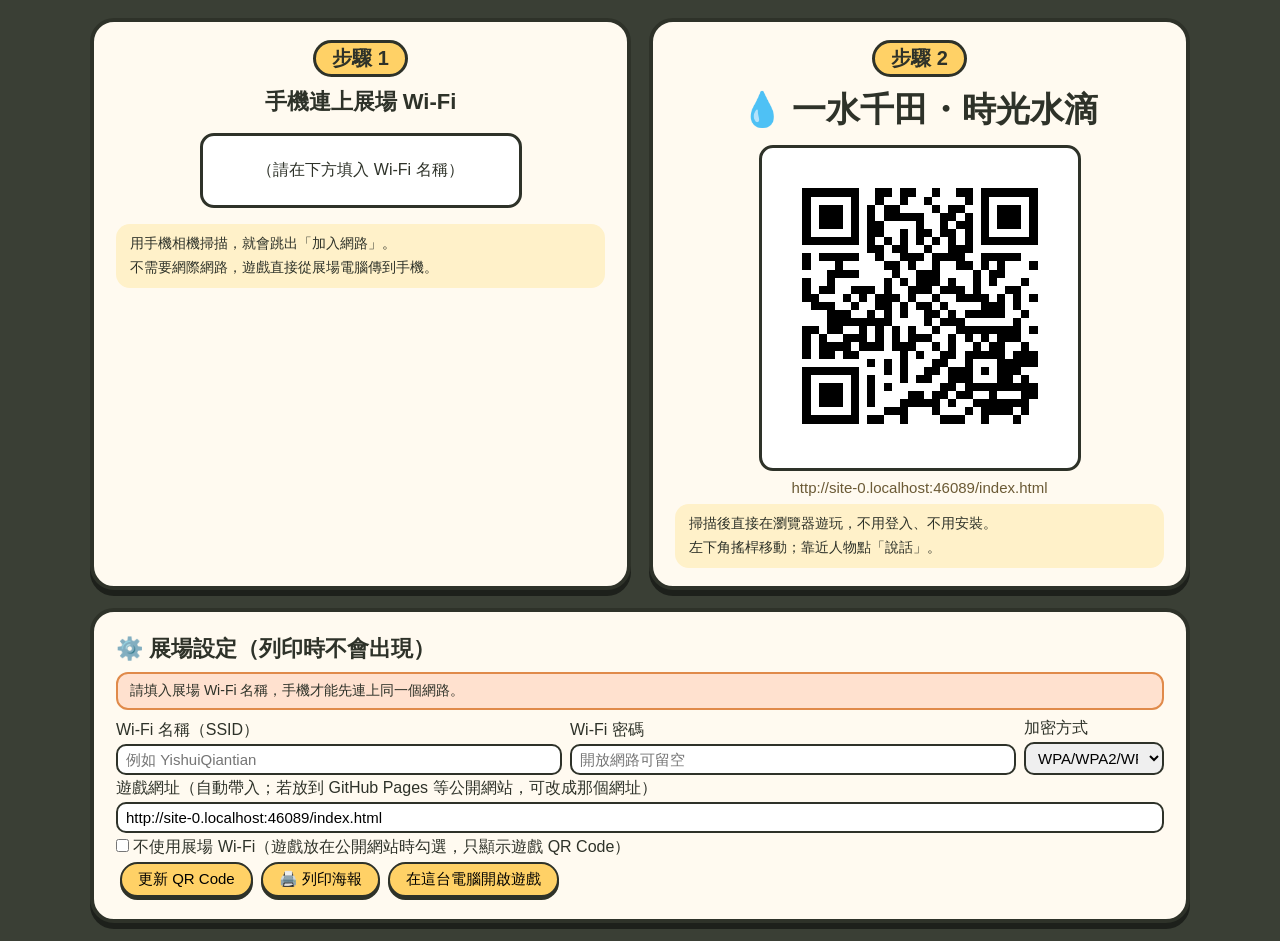
<file: qr.html>
<!DOCTYPE html>
<html lang="zh-Hant"><head><meta charset="utf-8"><meta name="viewport" content="width=device-width,initial-scale=1">
<title>一水千田｜展場 QR Code</title>
<style>
body{margin:0;font-family:"PingFang TC","Microsoft JhengHei","Noto Sans TC",sans-serif;background:#3a3f35;color:#2e3229}
.wrap{max-width:1100px;margin:0 auto;padding:18px;display:grid;grid-template-columns:1fr 1fr;gap:18px}
.card{background:#fffaf0;border:4px solid #2e3229;border-radius:24px;padding:18px 22px;box-shadow:0 6px 0 #1d201b;text-align:center}
h1{margin:4px 0;font-size:34px}h2{margin:4px 0 8px;font-size:22px}
.qr{display:inline-block;background:#fff;border:3px solid #2e3229;border-radius:14px;padding:8px;margin:8px 0}
.url{font-size:15px;word-break:break-all;color:#6b5a35}
.step{font-size:20px;font-weight:bold;background:#ffd166;border:3px solid #2e3229;border-radius:999px;display:inline-block;padding:2px 16px;margin-bottom:6px}
.tips{text-align:left;font-size:14px;line-height:1.7;background:#fff1c9;border-radius:14px;padding:8px 14px;margin-top:8px}
.warn{background:#ffe1cf;border:2px solid #e08a4a;border-radius:12px;padding:8px 12px;margin:8px 0;font-size:14px;text-align:left}
input,select{font:inherit;font-size:15px;border:2px solid #2e3229;border-radius:10px;padding:5px 8px;width:100%;box-sizing:border-box;margin:3px 0}
button{font:inherit;font-size:15px;border:2.5px solid #2e3229;border-radius:999px;background:#ffd166;padding:6px 16px;cursor:pointer;box-shadow:0 3px 0 #2e3229;margin:4px}
.tool{grid-column:1/-1;text-align:left}
.row{display:grid;grid-template-columns:1fr 1fr 140px;gap:8px;align-items:end}
@media (max-width:820px){.wrap{grid-template-columns:1fr}.row{grid-template-columns:1fr}}
@media print{body{background:#fff}.tool,.noprint{display:none}.wrap{grid-template-columns:1fr 1fr}.card{box-shadow:none;break-inside:avoid}}
</style></head><body>
<div class="wrap">
 <div class="card" id="cWifi"><div class="step">步驟 1</div><h2>手機連上展場 Wi‑Fi</h2><div class="qr" id="qWifi"></div><div class="url" id="tWifi"></div>
  <div class="tips">用手機相機掃描，就會跳出「加入網路」。<br>不需要網際網路，遊戲直接從展場電腦傳到手機。</div></div>
 <div class="card"><div class="step">步驟 2</div><h1>💧 一水千田・時光水滴</h1><div class="qr" id="qGame"></div><div class="url" id="tGame"></div>
  <div class="tips">掃描後直接在瀏覽器遊玩，不用登入、不用安裝。<br>左下角搖桿移動；靠近人物點「說話」。</div></div>
 <div class="card tool noprint"><h2>⚙️ 展場設定（列印時不會出現）</h2>
  <div id="msg"></div>
  <div class="row"><label>Wi‑Fi 名稱（SSID）<input id="ssid" placeholder="例如 YishuiQiantian"></label><label>Wi‑Fi 密碼<input id="pw" placeholder="開放網路可留空"></label><label>加密方式<select id="sec"><option value="WPA">WPA/WPA2/WPA3</option><option value="nopass">無密碼</option><option value="WEP">WEP</option></select></label></div>
  <label>遊戲網址（自動帶入；若放到 GitHub Pages 等公開網站，可改成那個網址）<input id="gurl"></label>
  <label><input type="checkbox" id="hideWifi" style="width:auto"> 不使用展場 Wi‑Fi（遊戲放在公開網站時勾選，只顯示遊戲 QR Code）</label><br>
  <button id="bGo">更新 QR Code</button><button id="bPrint">🖨️ 列印海報</button><button id="bOpen">在這台電腦開啟遊戲</button>
 </div>
</div>
<script>
/* 迷你 QR Code 產生器（位元組模式，版本 1–40，糾錯 L/M/Q/H）。依 ISO/IEC 18004 規格實作，無外部相依。 */
const QRGen=(function(){
const ECC=[[-1,7,10,15,20,26,18,20,24,30,18,20,24,26,30,22,24,28,30,28,28,28,28,30,30,26,28,30,30,30,30,30,30,30,30,30,30,30,30,30,30],
[-1,10,16,26,18,24,16,18,22,22,26,30,22,22,24,24,28,28,26,26,26,26,28,28,28,28,28,28,28,28,28,28,28,28,28,28,28,28,28,28,28],
[-1,13,22,18,26,18,24,18,22,20,24,28,26,24,20,30,24,28,28,26,30,28,30,30,30,30,28,30,30,30,30,30,30,30,30,30,30,30,30,30,30],
[-1,17,28,22,16,22,28,26,26,24,28,24,28,22,24,24,30,28,28,26,28,30,24,30,30,30,30,30,30,30,30,30,30,30,30,30,30,30,30,30,30]];
const NB=[[-1,1,1,1,1,1,2,2,2,2,4,4,4,4,4,6,6,6,6,7,8,8,9,9,10,12,12,12,13,14,15,16,17,18,19,19,20,21,22,24,25],
[-1,1,1,1,2,2,4,4,4,5,5,5,8,9,9,10,10,11,13,14,16,17,17,18,20,21,23,25,26,28,29,31,33,35,37,38,40,43,45,47,49],
[-1,1,1,2,2,4,4,6,6,8,8,8,10,12,16,12,17,16,18,21,20,23,23,25,27,29,34,34,35,38,40,43,45,48,51,53,56,59,62,65,68],
[-1,1,1,2,4,4,4,5,6,8,8,11,11,16,16,18,16,19,21,25,25,25,34,30,32,35,37,40,42,45,48,51,54,57,60,63,66,70,74,77,81]];
const FMT=[1,0,3,2]; // L,M,Q,H 的格式位元
function rawMods(v){let r=(16*v+128)*v+64;if(v>=2){const n=Math.floor(v/7)+2;r-=(25*n-10)*n-55;if(v>=7)r-=36}return r}
const dataCW=(v,e)=>Math.floor(rawMods(v)/8)-ECC[e][v]*NB[e][v];
function gmul(x,y){let z=0;for(let i=7;i>=0;i--){z=(z<<1)^((z>>>7)*0x11D);z^=((y>>>i)&1)*x}return z&255}
function rsDiv(deg){const r=new Array(deg).fill(0);r[deg-1]=1;let root=1;for(let i=0;i<deg;i++){for(let j=0;j<r.length;j++){r[j]=gmul(r[j],root);if(j+1<r.length)r[j]^=r[j+1]}root=gmul(root,2)}return r}
function rsRem(data,div){const r=div.map(()=>0);for(const b of data){const f=b^r.shift();r.push(0);div.forEach((c,i)=>r[i]^=gmul(c,f))}return r}
function encode(text,ecl){const e={L:0,M:1,Q:2,H:3}[ecl||'M'];
 const bytes=Array.from(new TextEncoder().encode(text));let v=1;
 for(;v<=40;v++){const cc=v<10?8:16;if(4+cc+bytes.length*8<=dataCW(v,e)*8)break}if(v>40)throw new Error('too long');
 const bits=[];const put=(val,n)=>{for(let i=n-1;i>=0;i--)bits.push((val>>>i)&1)};
 put(4,4);put(bytes.length,v<10?8:16);bytes.forEach(b=>put(b,8));
 const cap=dataCW(v,e)*8;put(0,Math.min(4,cap-bits.length));put(0,(8-bits.length%8)%8);
 for(let p=0xEC;bits.length<cap;p^=0xEC^0x11)put(p,8);
 const data=[];for(let i=0;i<bits.length;i+=8)data.push(bits.slice(i,i+8).reduce((a,b)=>a*2+b,0));
 // 分塊＋糾錯碼＋交錯
 const nb=NB[e][v],ec=ECC[e][v],raw=Math.floor(rawMods(v)/8),ns=nb-raw%nb,sl=Math.floor(raw/nb),div=rsDiv(ec);const blocks=[];
 for(let i=0,k=0;i<nb;i++){const d=data.slice(k,k+sl-ec+(i<ns?0:1));k+=d.length;const r=rsRem(d,div);if(i<ns)d.push(0);blocks.push(d.concat(r))}
 const all=[];for(let i=0;i<blocks[0].length;i++)blocks.forEach((b,j)=>{if(i!==sl-ec||j>=ns)all.push(b[i])});
 // 模組矩陣
 const N=v*4+17,M=[...Array(N)].map(()=>Array(N).fill(false)),F=[...Array(N)].map(()=>Array(N).fill(false));
 const set=(x,y,d)=>{M[y][x]=d;F[y][x]=true};
 for(let i=0;i<N;i++){set(6,i,i%2===0);set(i,6,i%2===0)}
 const finder=(x,y)=>{for(let dy=-4;dy<=4;dy++)for(let dx=-4;dx<=4;dx++){const d=Math.max(Math.abs(dx),Math.abs(dy)),xx=x+dx,yy=y+dy;if(xx>=0&&xx<N&&yy>=0&&yy<N)set(xx,yy,d!==2&&d!==4)}};
 finder(3,3);finder(N-4,3);finder(3,N-4);
 if(v>1){const n=Math.floor(v/7)+2,step=v===32?26:Math.ceil((v*4+4)/(n*2-2))*2,pos=[6];for(let p=N-7;pos.length<n;p-=step)pos.splice(1,0,p);
  pos.forEach((a,i)=>pos.forEach((b,j)=>{if((i===0&&j===0)||(i===0&&j===n-1)||(i===n-1&&j===0))return;for(let dy=-2;dy<=2;dy++)for(let dx=-2;dx<=2;dx++)set(a+dx,b+dy,Math.max(Math.abs(dx),Math.abs(dy))!==1)}))}
 const drawFmt=mask=>{const d=FMT[e]<<3|mask;let r=d;for(let i=0;i<10;i++)r=(r<<1)^((r>>>9)*0x537);const b=(d<<10|r)^0x5412,g=i=>((b>>>i)&1)===1;
  for(let i=0;i<=5;i++)set(8,i,g(i));set(8,7,g(6));set(8,8,g(7));set(7,8,g(8));for(let i=9;i<15;i++)set(14-i,8,g(i));
  for(let i=0;i<8;i++)set(N-1-i,8,g(i));for(let i=8;i<15;i++)set(8,N-15+i,g(i));set(8,N-8,true)};
 drawFmt(0);
 if(v>=7){let r=v;for(let i=0;i<12;i++)r=(r<<1)^((r>>>11)*0x1F25);const b=v<<12|r;for(let i=0;i<18;i++){const bt=((b>>>i)&1)===1,a=N-11+i%3,c=Math.floor(i/3);set(a,c,bt);set(c,a,bt)}}
 // 放資料
 let i=0;for(let right=N-1;right>=1;right-=2){if(right===6)right=5;for(let vert=0;vert<N;vert++)for(let j=0;j<2;j++){const x=right-j,up=((right+1)&2)===0,y=up?N-1-vert:vert;
  if(!F[y][x]&&i<all.length*8){M[y][x]=((all[i>>>3]>>>(7-(i&7)))&1)===1;i++}}}
 const maskF=[(x,y)=>(x+y)%2===0,(x,y)=>y%2===0,(x,y)=>x%3===0,(x,y)=>(x+y)%3===0,(x,y)=>(Math.floor(x/3)+Math.floor(y/2))%2===0,(x,y)=>x*y%2+x*y%3===0,(x,y)=>(x*y%2+x*y%3)%2===0,(x,y)=>((x+y)%2+x*y%3)%2===0];
 const applyMask=m=>{for(let y=0;y<N;y++)for(let x=0;x<N;x++)if(!F[y][x]&&maskF[m](x,y))M[y][x]=!M[y][x]};
 const penalty=()=>{let p=0;
  for(let k=0;k<2;k++)for(let a=0;a<N;a++){let run=1,hist=[];for(let b=1;b<=N;b++){const cur=b<N?(k?M[b][a]:M[a][b]):null,prev=k?M[b-1][a]:M[a][b-1];if(b<N&&cur===prev)run++;else{if(run>=5)p+=run-2;run=1}}}
  for(let y=0;y<N-1;y++)for(let x=0;x<N-1;x++){const c=M[y][x];if(c===M[y][x+1]&&c===M[y+1][x]&&c===M[y+1][x+1])p+=3}
  const pat=[true,false,true,true,true,false,true];
  for(let k=0;k<2;k++)for(let a=0;a<N;a++)for(let b=0;b+7<=N;b++){let ok=true;for(let t=0;t<7;t++)if((k?M[b+t][a]:M[a][b+t])!==pat[t]){ok=false;break}
   if(!ok)continue;const before=b>=4&&[1,2,3,4].every(t=>!(k?M[b-t][a]:M[a][b-t])),after=b+11<=N&&[7,8,9,10].every(t=>!(k?M[b+t][a]:M[a][b+t]));if(before||after)p+=40}
  let dark=0;M.forEach(r=>r.forEach(c=>dark+=c));p+=Math.floor(Math.abs(dark*20-N*N*10)/(N*N))*10;return p};
 let best=0,bp=1e9;for(let m=0;m<8;m++){applyMask(m);drawFmt(m);const p=penalty();if(p<bp){bp=p;best=m}applyMask(m)}
 applyMask(best);drawFmt(best);return M}
function toSVG(text,ecl,px){const M=encode(text,ecl),N=M.length,q=4;let d='';M.forEach((r,y)=>r.forEach((c,x)=>{if(c)d+=`M${x+q},${y+q}h1v1h-1z`}));
 return`<svg xmlns="http://www.w3.org/2000/svg" viewBox="0 0 ${N+2*q} ${N+2*q}" width="${px||240}" height="${px||240}" shape-rendering="crispEdges"><rect width="100%" height="100%" fill="#fff"/><path d="${d}" fill="#000"/></svg>`}
return{encode,toSVG}})();


const $=s=>document.querySelector(s);
const store={get:k=>{try{return localStorage.getItem('yq_'+k)}catch(e){return null}},set:(k,v)=>{try{localStorage.setItem('yq_'+k,v)}catch(e){}}};
const esc=s=>String(s).replace(/[&<>"]/g,c=>({'&':'&amp;','<':'&lt;','>':'&gt;','"':'&quot;'}[c]));
const wesc=s=>String(s).replace(/([\;,:"])/g,'\\$1');
const here=location.href.replace(/[#?].*$/,'').replace(/[^/]*$/,'');
const isLocal=/^(localhost|127\.|\[::1\])/.test(location.hostname),isFile=location.protocol==='file:';
$('#gurl').value=store.get('gurl')||(isFile?'':here+'index.html');
$('#ssid').value=store.get('ssid')||'';$('#pw').value=store.get('pw')||'';$('#sec').value=store.get('sec')||'WPA';$('#hideWifi').checked=store.get('hide')?store.get('hide')==='1':location.protocol==='https:';
function draw(){const g=$('#gurl').value.trim(),ss=$('#ssid').value.trim(),pw=$('#pw').value,sec=$('#sec').value,hide=$('#hideWifi').checked;
 store.set('ssid',ss);store.set('pw',pw);store.set('sec',sec);store.set('hide',hide?'1':'0');if(g!==here+'index.html')store.set('gurl',g);
 let m='';
 if(isFile)m+='<div class="warn">⚠️ 這個頁面是直接用檔案開啟的，手機連不到。請執行「啟動展場（Windows）」或「啟動展場（Mac）」，它會用區網網址自動開啟本頁。</div>';
 else if(isLocal&&/localhost|127\.|\[::1\]/.test(g))m+='<div class="warn">⚠️ 目前網址是 localhost，只有這台電腦連得到。請改用啟動程式顯示的「http://192.168.x.x:埠號/」網址開啟本頁。</div>';
 if(/^http:/.test(g)&&!hide&&!ss)m+='<div class="warn">請填入展場 Wi‑Fi 名稱，手機才能先連上同一個網路。</div>';
 $('#msg').innerHTML=m;
 $('#qGame').innerHTML=g?QRGen.toSVG(g,'M',300):'<p style="width:300px">（尚未設定遊戲網址）</p>';$('#tGame').textContent=g;
 $('#cWifi').style.display=hide?'none':'';
 if(!hide){const w=sec==='nopass'?`WIFI:T:nopass;S:${wesc(ss)};;`:`WIFI:T:${sec};S:${wesc(ss)};P:${wesc(pw)};;`;
  $('#qWifi').innerHTML=ss?QRGen.toSVG(w,'M',300):'<p style="width:300px">（請在下方填入 Wi‑Fi 名稱）</p>';$('#tWifi').textContent=ss?`Wi‑Fi：${ss}${sec==='nopass'?'（無密碼）':'　密碼：'+pw}`:''}}
['ssid','pw','sec','gurl','hideWifi'].forEach(id=>$('#'+id).addEventListener('input',draw));$('#sec').onchange=draw;$('#hideWifi').onchange=draw;
$('#bGo').onclick=draw;$('#bPrint').onclick=()=>{try{print()}catch(e){}};$('#bOpen').onclick=()=>{location.href=$('#gurl').value||'index.html'};
draw();
</script></body></html>
</file>
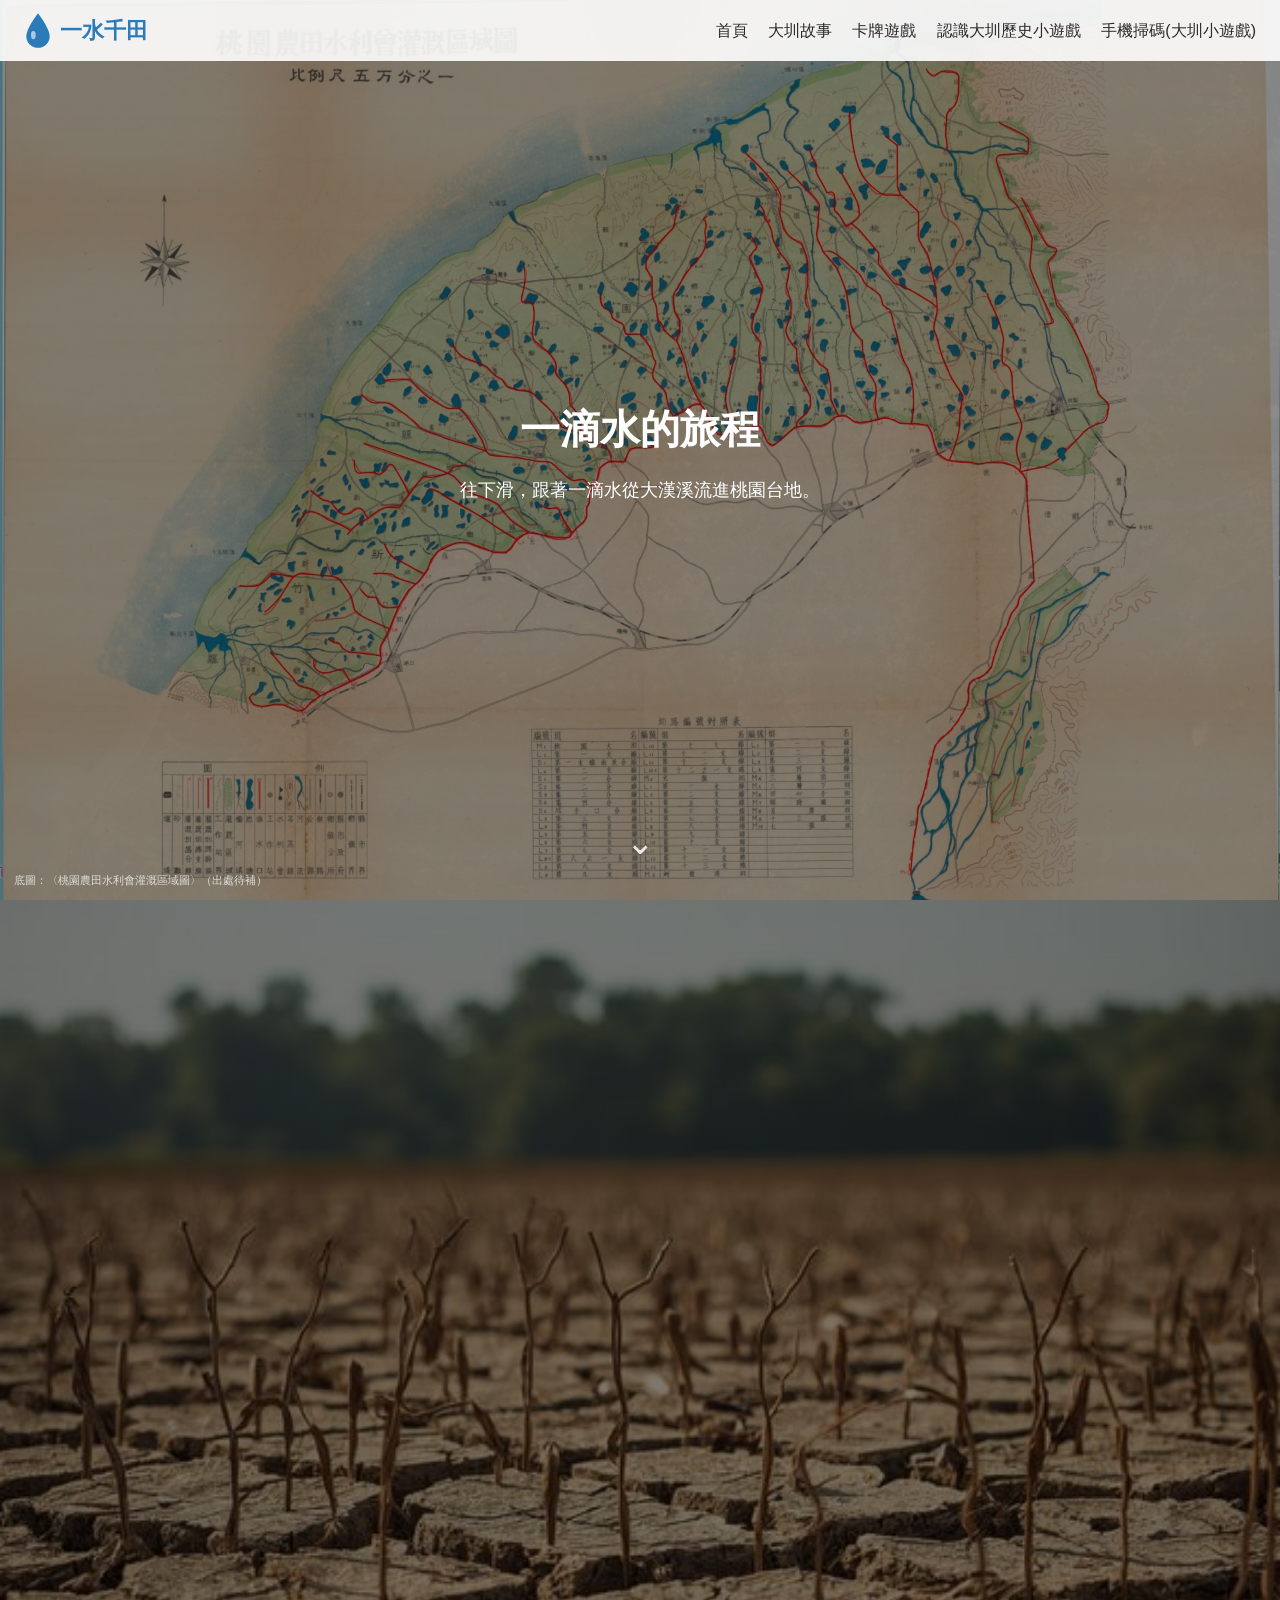
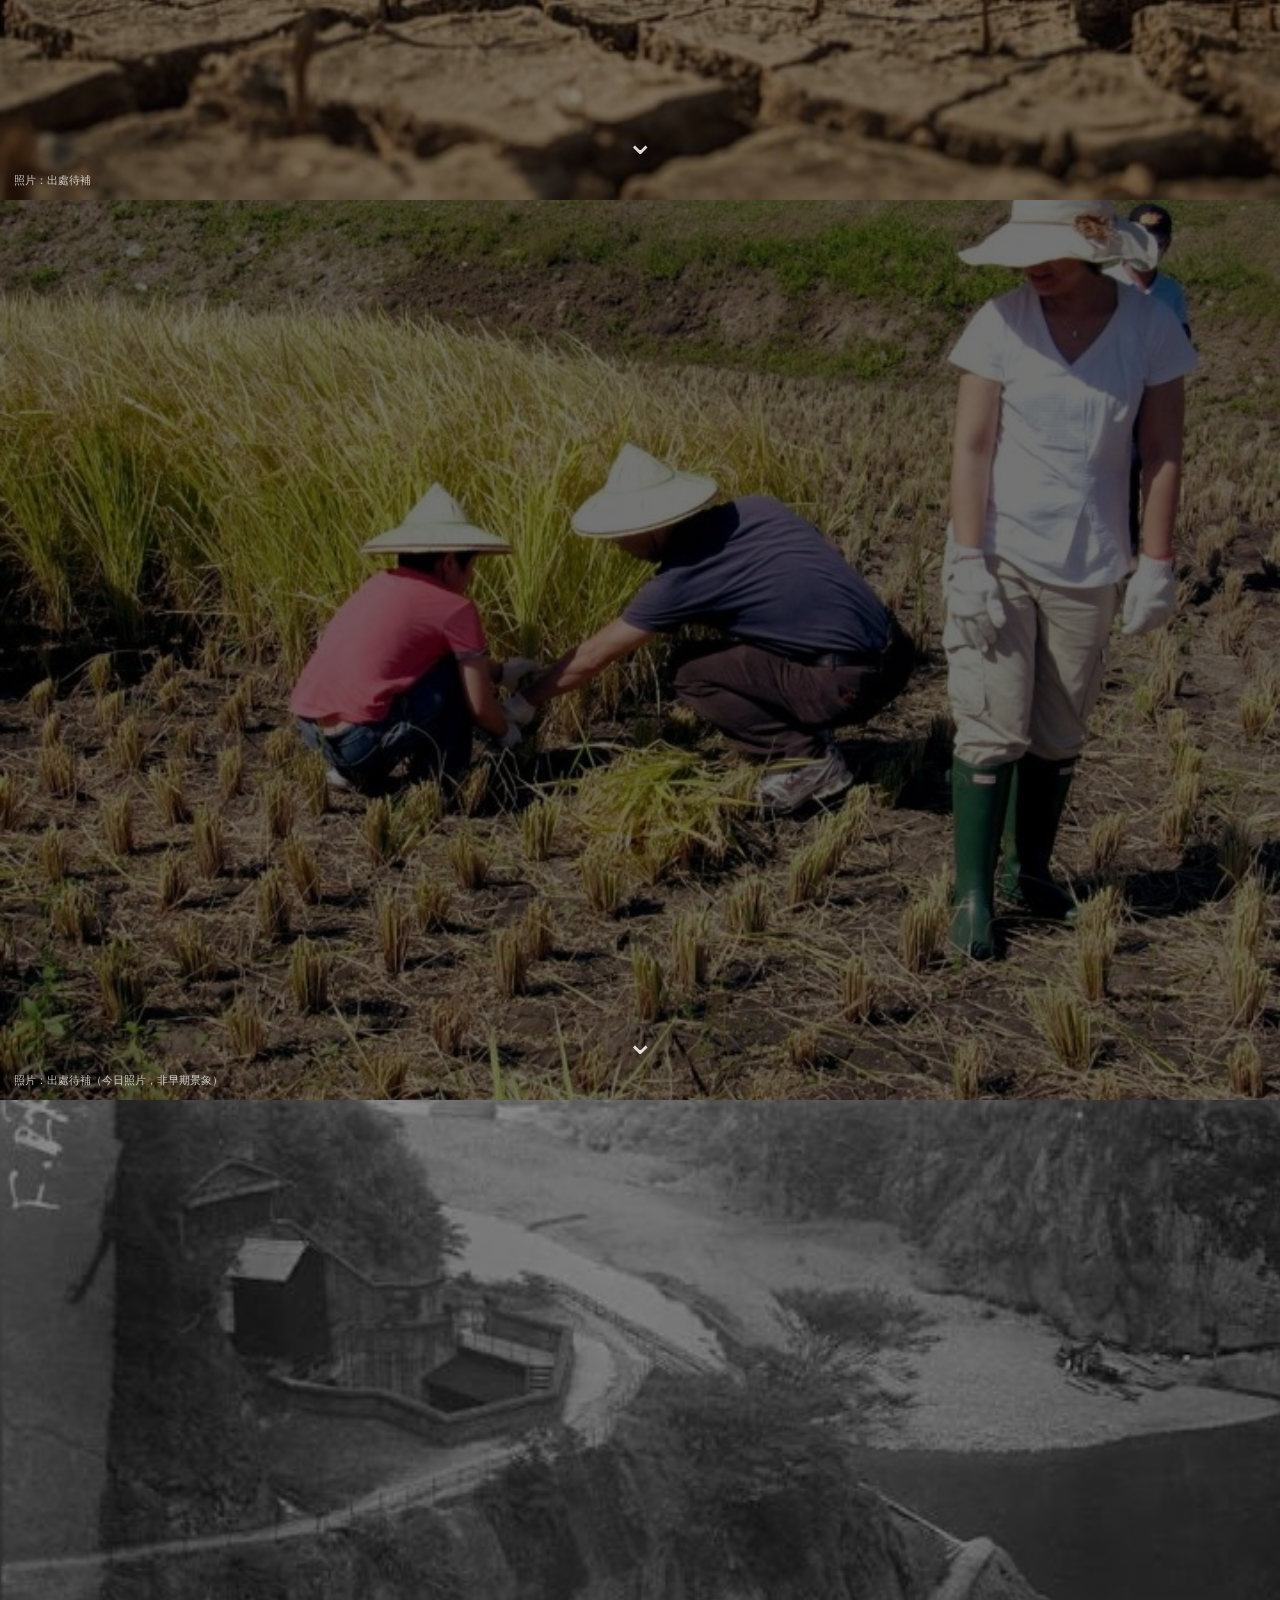
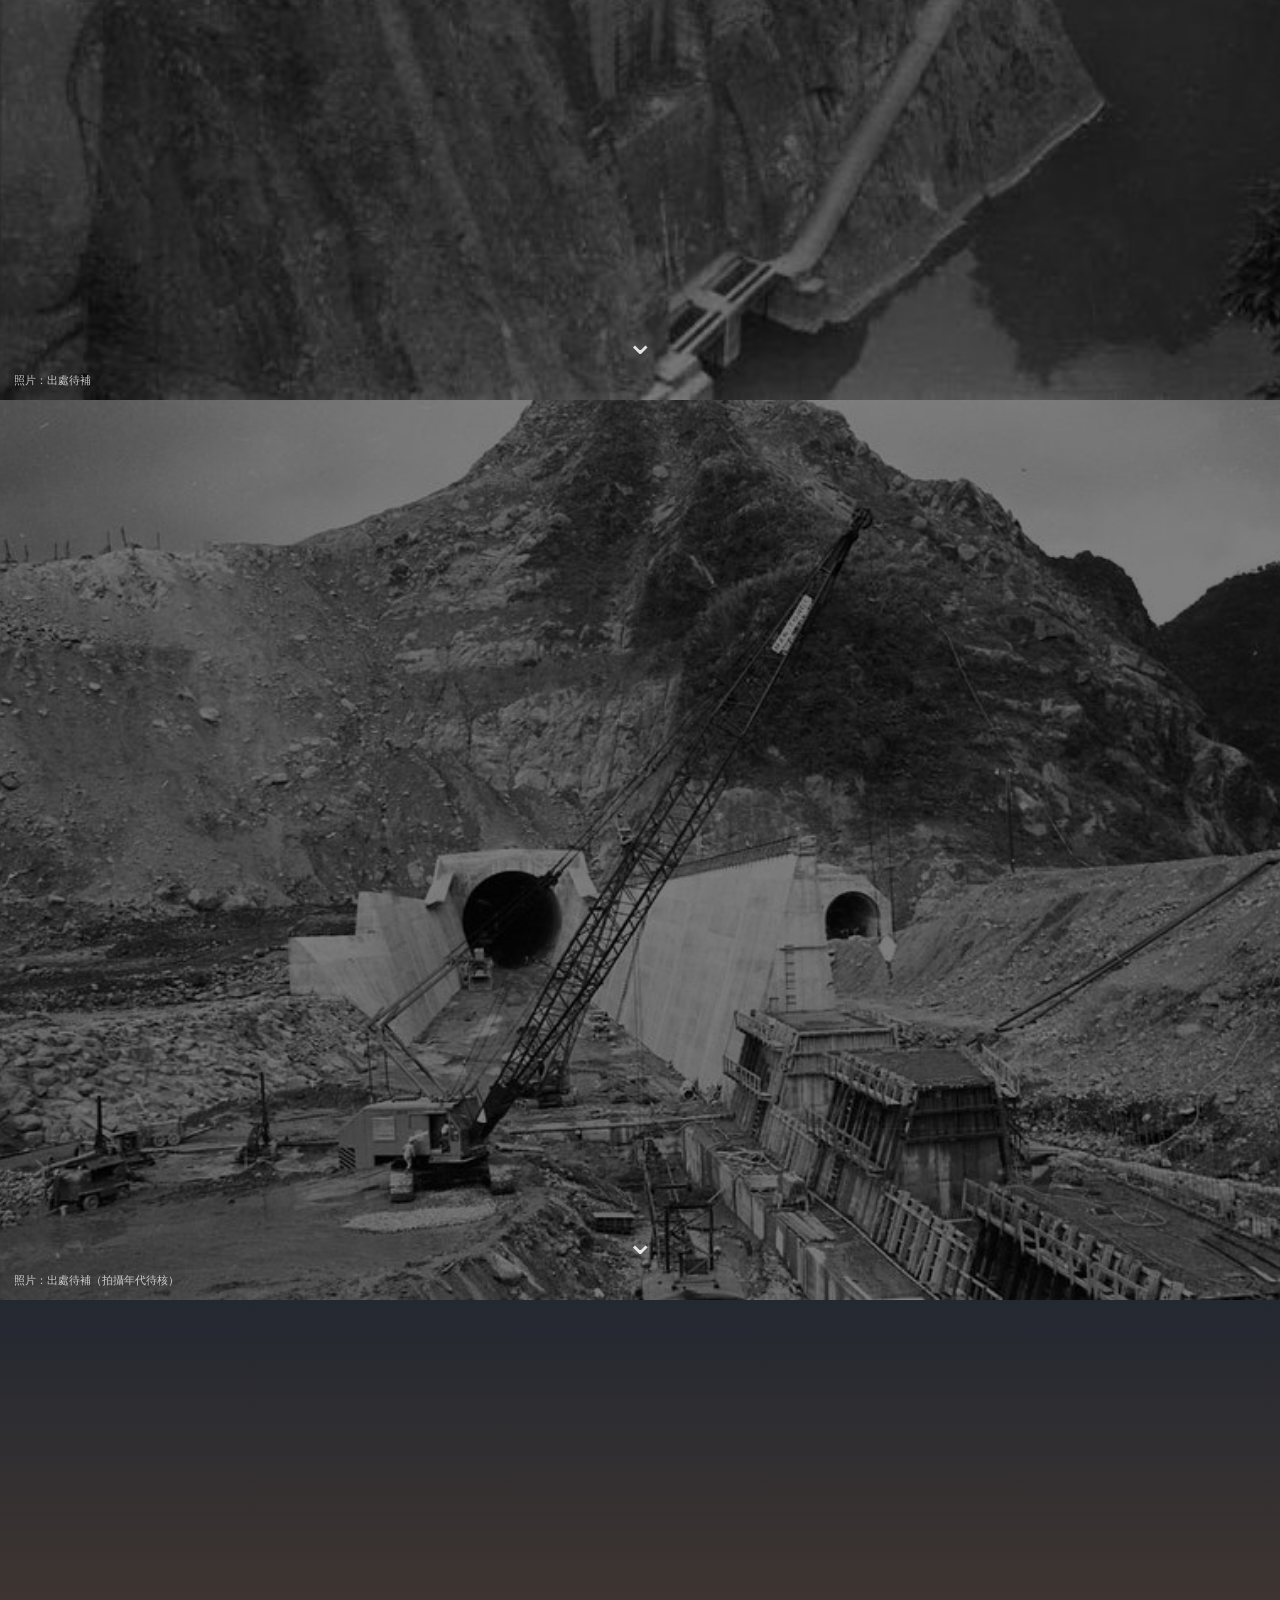
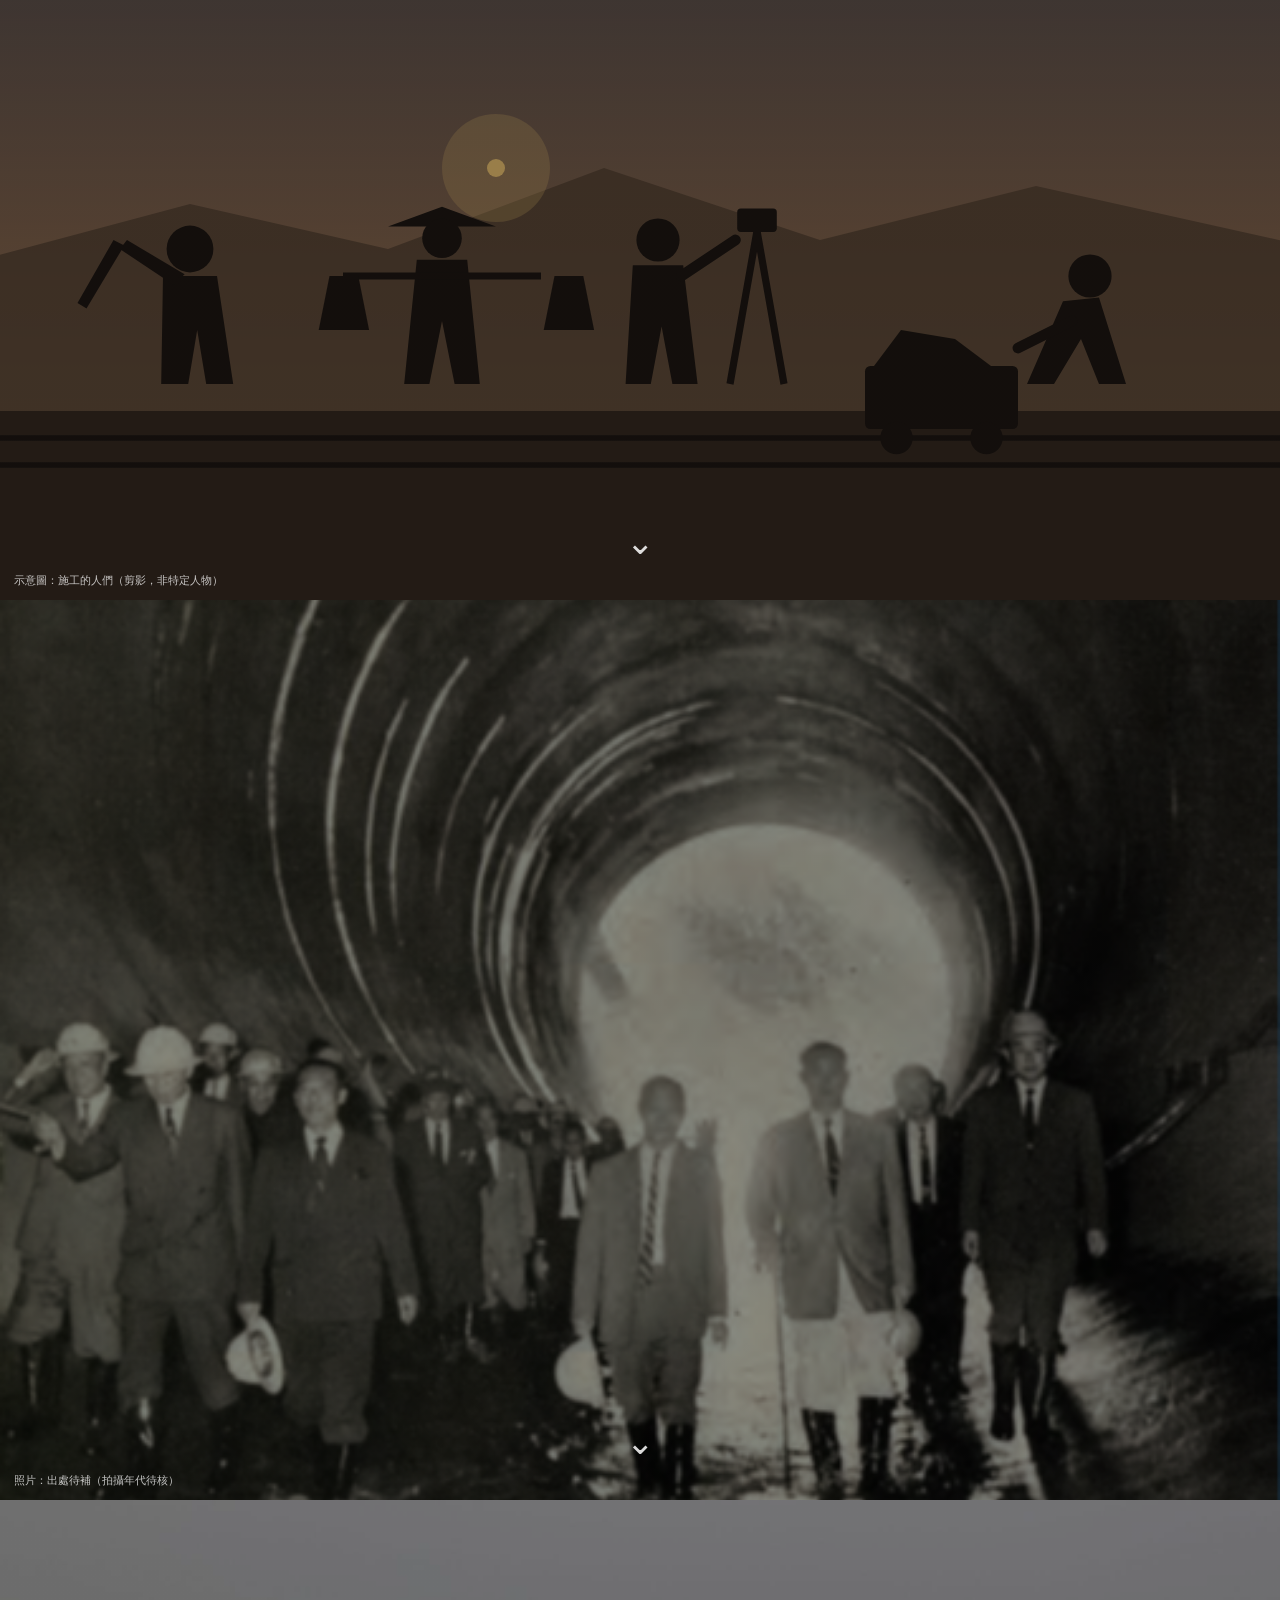
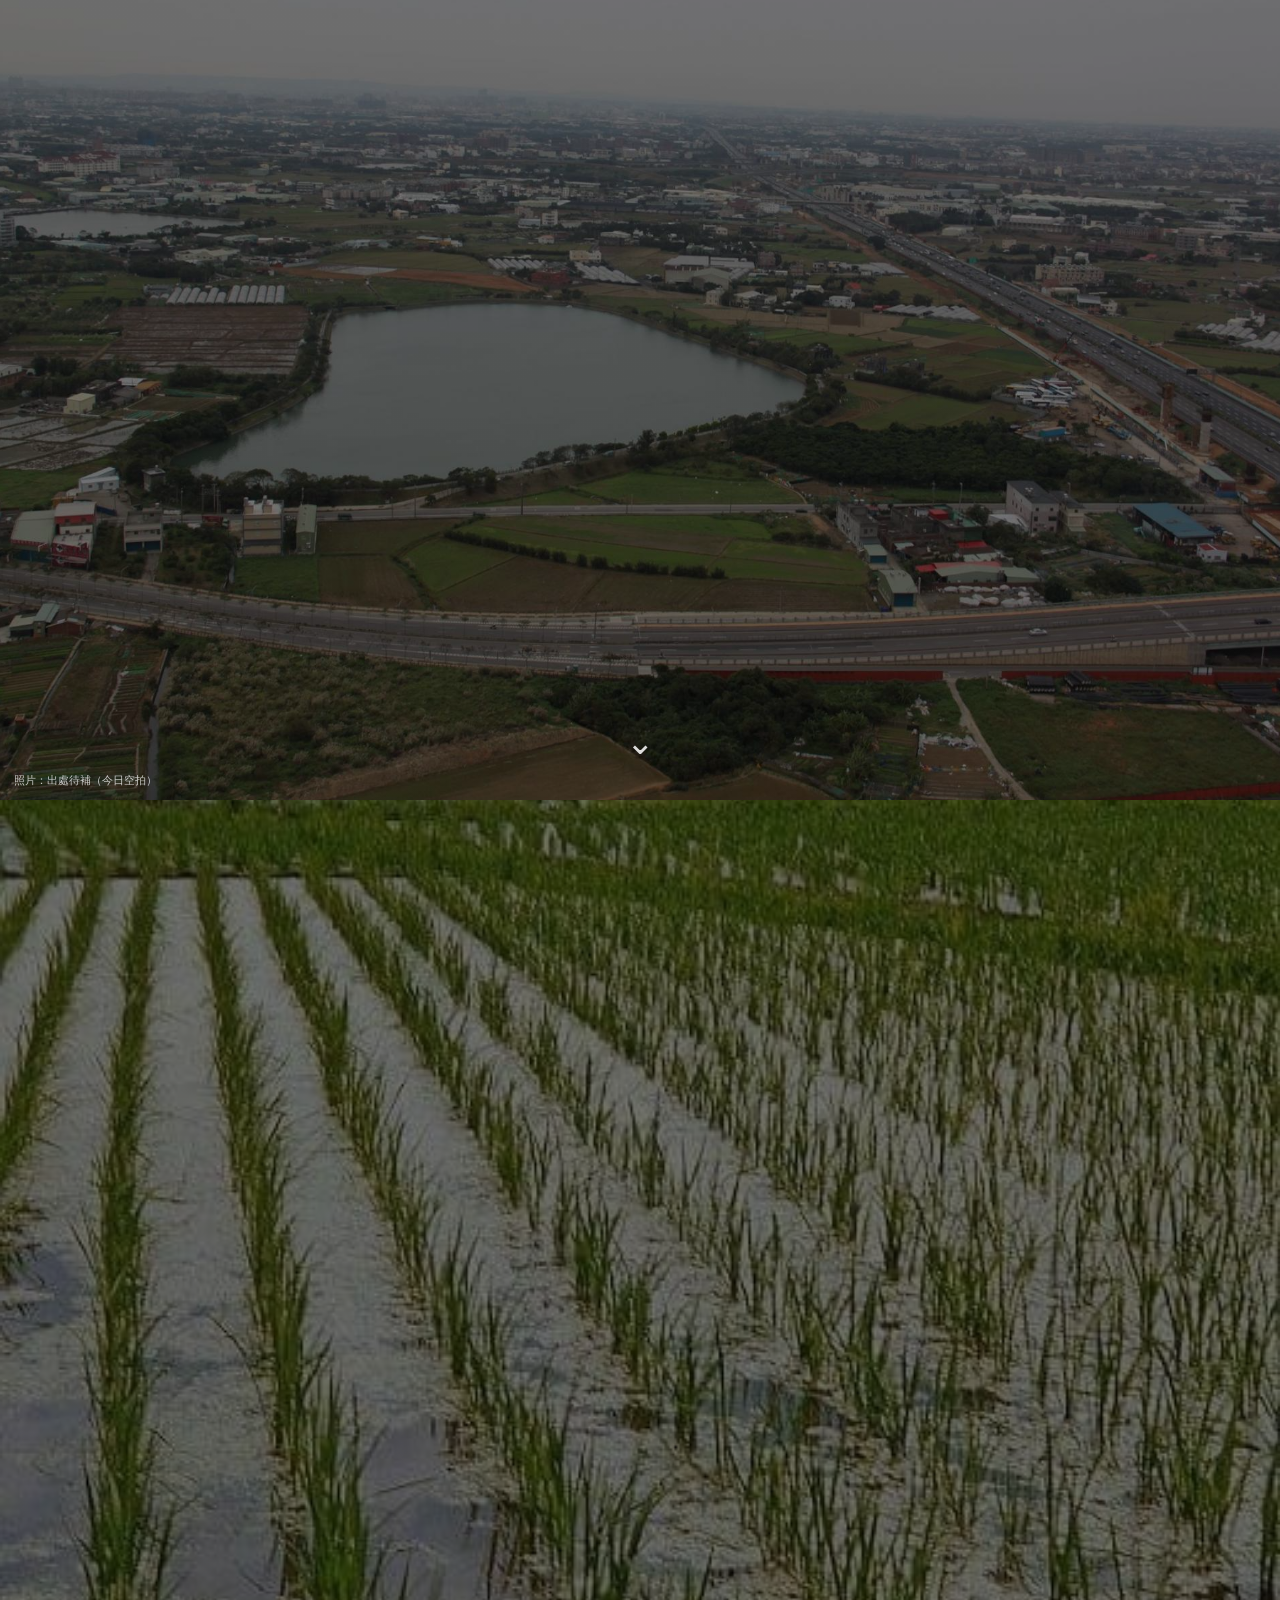
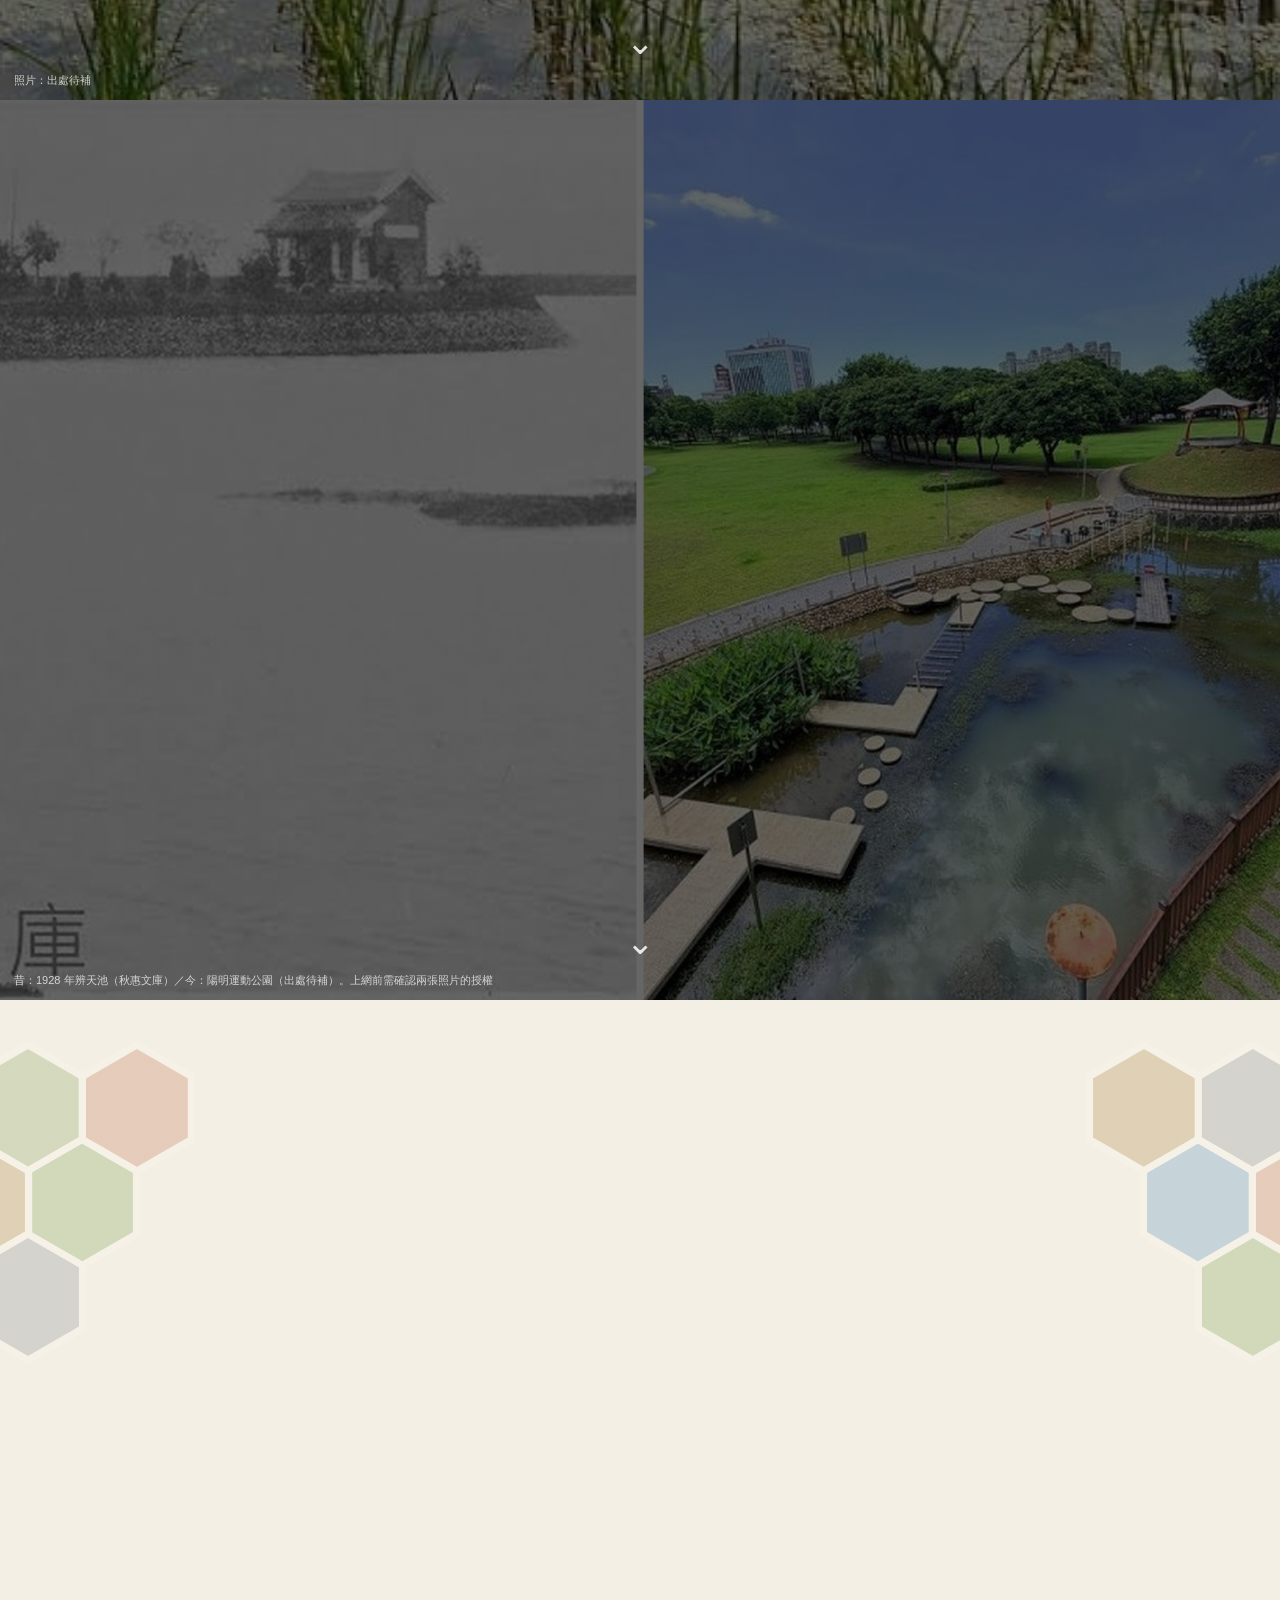
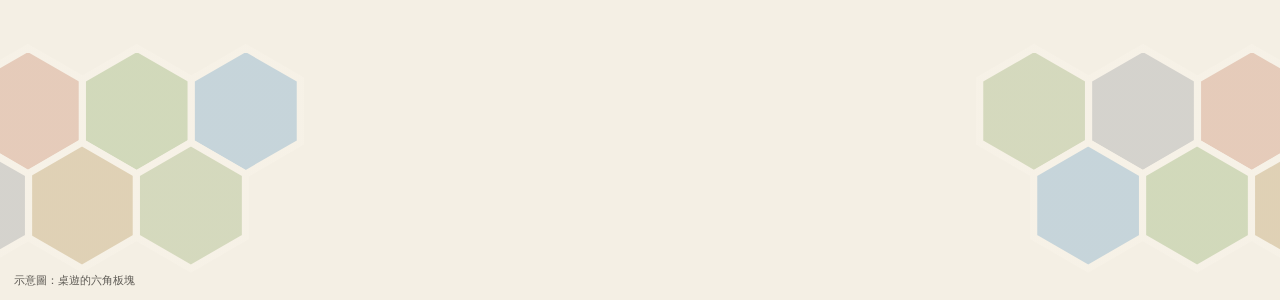
<file: story.html>
<!DOCTYPE html>
<html lang="zh-Hant">
<head>
  <meta charset="utf-8">
  <meta name="viewport" content="width=device-width, initial-scale=1">
  <title>一水千田｜一滴水的旅程</title>
  <link rel="stylesheet" href="style.css">
  <style>
    /* ===== 1. 讓整頁「一格一格」停下來 ===== */
    html {
      scroll-snap-type: y mandatory;   /* 往下滑時，一定停在某一格的開頭 */
      scroll-behavior: smooth;         /* 點箭頭時平滑捲動 */
    }

    /* ===== 2. 每一格都是一整個螢幕高 ===== */
    .panel {
      height: 100vh;                   /* 一格＝一個螢幕高 */
      height: 100dvh;                  /* 手機網址列會縮放，用這個比較準 */
      scroll-snap-align: start;        /* 停的位置：這一格的最上面 */
      display: flex;
      flex-direction: column;
      justify-content: center;         /* 內容上下置中 */
      align-items: center;             /* 內容左右置中 */
      text-align: center;
      padding: 0 24px;
      box-sizing: border-box;
      position: relative;              /* 讓箭頭可以貼在這一格的底部 */
      color: white;
    }
    .panel h2 { font-size: 40px; margin: 0 0 12px; }
    .panel p  { font-size: 18px; max-width: 560px; margin: 0; }
    .panel .big { font-size: 72px; font-weight: bold; line-height: 1.1; }

    /* 每一格的背景寫在各自的 style="background: …" 裡，可以換成顏色或照片 */

    /* ===== 3. 會上下跳動的箭頭 ===== */
    .arrow {
      position: absolute;
      bottom: 28px;
      font-size: 34px;
      color: inherit;
      text-decoration: none;
      opacity: .85;
      animation: bounce 1.6s infinite;   /* 一直重複跳 */
    }
    @keyframes bounce {
      0%, 100% { transform: translateY(0); }
      50%      { transform: translateY(12px); }
    }

    /* ===== 4. 文字滑進畫面時才淡入 ===== */
    .reveal {
      opacity: 0;
      transform: translateY(40px);
      transition: opacity .8s, transform .8s;
    }
    .reveal.show {
      opacity: 1;
      transform: none;
    }


    /* 每一頁左下角的圖片說明 */
    .credit {
      position: absolute;
      left: 14px;
      bottom: 12px;
      font-size: 11px;
      opacity: .75;
      max-width: 60%;
      text-align: left;
      line-height: 1.4;
    }
    @media (max-width: 600px) { .credit { max-width: 38%; font-size: 10px; } }


    /* 第 10 頁：辨天池（昔）與陽明運動公園（今）對照 */
    #p10 { background: linear-gradient(rgba(0,0,0,.6),rgba(0,0,0,.6)), url("images/story/p10-yangming.jpg") center / cover, #6b46c1; }
    #p10 h2, #p10 p { text-shadow: 0 2px 10px rgba(0,0,0,.85); }
    @media (max-aspect-ratio: 1/1) {   /* 直的手機畫面：改成上下對照 */
      #p10 { background-image: linear-gradient(rgba(0,0,0,.6),rgba(0,0,0,.6)), url("images/story/p10-yangming-m.jpg"); }
    }

    /* 上方選單固定在最上面，不佔空間 */
    .nav { position: fixed; top: 0; left: 0; right: 0; z-index: 10; background: rgba(255,255,255,.9); }

    /* 有人在系統設定「減少動態效果」時，關掉動畫 */
    @media (prefers-reduced-motion: reduce) {
      html { scroll-behavior: auto; }
      .arrow { animation: none; }
      .reveal { opacity: 1; transform: none; transition: none; }
    }
  </style>
</head>
<body>

  <header class="nav">
    <a class="logo" href="index.html"><img src="images/drop.svg" alt="">一水千田</a>
    <nav>
      <a href="index.html">首頁</a>
      <a href="story.html">大圳故事</a>
      <a href="cards.html">卡牌遊戲</a>
      <a href="index1.html">認識大圳歷史小遊戲</a>
      <a href="qr.html">手機掃碼(大圳小遊戲)</a>
    </nav>
  </header>

  <!-- 第 1 格 -->
  <section class="panel" id="p1" style='background: linear-gradient(rgba(0,0,0,.45),rgba(0,0,0,.45)), url("images/ex-hero.jpg") center / cover;'>
    <small class="credit">底圖：〈桃園農田水利會灌溉區域圖〉（出處待補）</small>
    <h2 class="reveal">一滴水的旅程</h2>
    <p class="reveal">往下滑，跟著一滴水從大漢溪流進桃園台地。</p>
    <a class="arrow" href="#p2" aria-label="下一段">⌄</a>
  </section>
  <!-- 第 2 格 -->
  <section class="panel" id="p2" style='background: linear-gradient(rgba(0,0,0,0.5),rgba(0,0,0,0.5)), url("images/缺水.jpg") center / cover, #a5643a;'>
    <small class="credit">照片：出處待補</small>
    <h2 class="reveal">台地上缺水</h2>
    <p class="reveal">大漢溪的河床深陷在台地崖壁下方，水上不來。先民利用不透水的紅土挖埤塘，蓄存雨水灌溉。</p>
    <a class="arrow" href="#p3" aria-label="下一段">⌄</a>
  </section>
  <!-- 第 3 格 -->
  <section class="panel" id="p3" style='background: linear-gradient(rgba(0,0,0,0.55),rgba(0,0,0,0.55)), url("images/農民各自為政.jpg") center / cover, #8a5a2b;'>
    <small class="credit">照片：出處待補（今日照片，非早期景象）</small>
    <h2 class="reveal">埤塘各自為政</h2>
    <p class="reveal">早期埤塘由農民各自開鑿、各自管理，池與池之間沒有水路相連。豪雨時溢流，久旱時乾涸。</p>
    <a class="arrow" href="#p4" aria-label="下一段">⌄</a>
  </section>
  <!-- 第 4 格 -->
  <section class="panel" id="p4" style='background: linear-gradient(rgba(0,0,0,0.45),rgba(0,0,0,0.45)), url("images/石門取水口.jpg") center / cover, #2b6cb0;'>
    <small class="credit">照片：出處待補</small>
    <div class="big reveal">1916</div>
    <h2 class="reveal">石門取水口開工</h2>
    <p class="reveal">從大漢溪上游石門取水，利用台地向西北傾斜的地勢，讓水靠重力流上台地。</p>
    <a class="arrow" href="#p5" aria-label="下一段">⌄</a>
  </section>
  <!-- 第 5 格 -->
  <section class="panel" id="p5" style='background: linear-gradient(rgba(0,0,0,0.5),rgba(0,0,0,0.5)), url("images/穿山隧道.jpg") center / cover, #374151;'>
    <small class="credit">照片：出處待補（拍攝年代待核）</small>
    <div class="big reveal">15.62 公里</div>
    <h2 class="reveal">穿山的導水隧道</h2>
    <p class="reveal">導水路約 20.47 公里，其中 8 段隧道合計約 15.62 公里，施工時遇到地層鬆軟、地下水滲出。</p>
    <a class="arrow" href="#p6" aria-label="下一段">⌄</a>
  </section>
  <!-- 第 6 格 -->
  <section class="panel" id="p6" style='background: linear-gradient(rgba(0,0,0,.4),rgba(0,0,0,.4)), url("images/story/p6-people.svg") center / cover, #4b5563;'>
    <small class="credit">示意圖：施工的人們（剪影，非特定人物）</small>
    <h2 class="reveal">蓋大圳的人</h2>
    <p class="reveal">張令紀等技師帶領工程，參與施工的還有礦工與在地客家茶農。殉職名錄中，也留下了溫細妹、范氏美妹等女性的名字。</p>
    <a class="arrow" href="#p7" aria-label="下一段">⌄</a>
  </section>
  <!-- 第 7 格 -->
  <section class="panel" id="p7" style='background: linear-gradient(rgba(0,0,0,0.45),rgba(0,0,0,0.45)), url("images/通水.png") center 35% / cover, #2b7bb9;'>
    <small class="credit">照片：出處待補（拍攝年代待核）</small>
    <div class="big reveal">1924.5.26</div>
    <h2 class="reveal">通水</h2>
    <p class="reveal">導水路及主要幹支分線通水，水經幹線、支線、分線送往各灌溉區。</p>
    <a class="arrow" href="#p8" aria-label="下一段">⌄</a>
  </section>
  <!-- 第 8 格 -->
  <section class="panel" id="p8" style='background: linear-gradient(rgba(0,0,0,0.5),rgba(0,0,0,0.5)), url("images/貯水池.jpg") center / cover, #1f7a8c;'>
    <small class="credit">照片：出處待補（今日空拍）</small>
    <div class="big reveal">231</div>
    <h2 class="reveal">口線內貯水池</h2>
    <p class="reveal">1919 年成立的桃園大圳組合整修貯水池與給水路，1928 年完成整體系統。雨季存水、乾季放水。</p>
    <a class="arrow" href="#p9" aria-label="下一段">⌄</a>
  </section>
  <!-- 第 9 格 -->
  <section class="panel" id="p9" style='background: linear-gradient(rgba(0,0,0,0.55),rgba(0,0,0,0.55)), url("images/水田.jpg") center 60% / cover, #5d8f2f;'>
    <small class="credit">照片：出處待補</small>
    <div class="big reveal">二萬二千餘公頃</div>
    <h2 class="reveal">從看天田到雙期稻作</h2>
    <p class="reveal">大圳供應二萬二千餘公頃耕地，原本缺水的土地，成為適合一年兩期稻作的水田。</p>
    <a class="arrow" href="#p10" aria-label="下一段">⌄</a>
  </section>
  <!-- 第 10 格 -->
  <section class="panel" id="p10">
    <small class="credit">昔：1928 年辨天池（秋惠文庫）／今：陽明運動公園（出處待補）。上網前需確認兩張照片的授權</small>
    <h2 class="reveal">埤塘的今天</h2>
    <p class="reveal">1-1 號池「辨天池」曾是桃園的遊憩名勝，後因機場開發與遷村安置填平，成為今天的陽明運動公園一帶。</p>
    <a class="arrow" href="#p11" aria-label="下一段">⌄</a>
  </section>
  <!-- 第 11 格（最後一格，不放箭頭） -->
  <section class="panel" id="p11" style='background: linear-gradient(rgba(244,239,228,.55),rgba(244,239,228,.55)), url("images/story/p11-hex.svg") center / cover, #f4efe4; color:#2d2a26;'>
    <small class="credit">示意圖：桌遊的六角板塊</small>
    <h2 class="reveal">換你來蓋大圳</h2>
    <p class="reveal">在桌遊裡和其他玩家一起完成這條水路，或在小遊戲裡化身一滴水。</p>
    <div class="reveal"><a class="btn" href="play.html" style="background:#2b7bb9;color:white">開始試玩桌遊</a>
    <a class="btn" href="index1.html" style="background:#5d8f2f;color:white">開始試玩互動小遊戲</a></div>
  </section>

  <script>
    // 文字滑進畫面時，加上 show，讓它淡入
    const items = document.querySelectorAll('.reveal');
    const watcher = new IntersectionObserver(function (entries) {
      entries.forEach(function (entry) {
        if (entry.isIntersecting) {
          entry.target.classList.add('show');
        } else {
          entry.target.classList.remove('show');   // 滑走後移除，下次回來會再淡入一次
        }
      });
    }, { threshold: 0.3 });
    items.forEach(function (el) { watcher.observe(el); });
  </script>
</body>
</html>
</file>
<file: style.css>
/* ===== 1. 全站的顏色與字型 ===== */
body {
    margin: 0;
    font-family: "Microsoft JhengHei", "PingFang TC", sans-serif;
    background: #f4efe4; /* 米色底 */
    color: #2d2a26; /* 深灰字 */
    line-height: 1.7;
}

/* ===== 2. 上方選單 ===== */
.nav {
    display: flex;
    justify-content: space-between;
    align-items: center;
    padding: 12px 24px;
    background: #ffffff;
}
.logo {
  display: flex;
  align-items: center;
  gap: 8px;
  font-size: 22px;
  font-weight: bold;
  color: #2b7bb9;
  text-decoration: none;
}
.logo img { width: 28px; }
.nav nav a {
  margin-left: 16px;
  color: #2d2a26;
  text-decoration: none;
}
.nav nav a:hover { color: #2b7bb9; }

/* ===== 3. 大標題區 ===== */
.hero {
    text-align: center;
    padding: 80px 20px;
    background: linear-gradient(rgba(0,0,0,.35), rgba(0,0,0,.35)), /* 半透明黑色，讓白字看得清楚 */
    url("images/P3110446.jpg") center / cover no-repeat; /* 照片置中、填滿整區 */
    color: white;
}
.hero h1 { font-size: 56px; margin: 0; letter-spacing: 8px; }
.btn {
  display: inline-block;
  margin-top: 20px;
  padding: 12px 32px;
  background: white;
  color: #2b7bb9;
  border-radius: 999px;
  text-decoration: none;
  font-weight: bold;
}

/* ===== 4. 三個重點數字 ===== */
.facts {
  display: flex;
  justify-content: center;
  gap: 20px;
  padding: 30px 20px;
}
.fact {
  background: white;
  border-radius: 12px;
  padding: 20px 30px;
  text-align: center;
}
.fact b { display: block; font-size: 36px; color: #b5532d; }

/* ===== 5. 文字內容 ===== */
.content {
  max-width: 800px;
  margin: 0 auto;
  padding: 20px;
}

/* ===== 6. 翻面卡牌 ===== */
.cards {
  display: flex;
  flex-wrap: wrap;
  gap: 20px;
  justify-content: center;
}
.card {
  width: 200px;
  height: 280px;
  border-radius: 12px;
  background: white;
  border: 3px solid #2b6cb0;
  padding: 16px;
  box-sizing: border-box;
  cursor: pointer;
}
.card .back { display: none; }               /* 一開始看不到背面 */
.card.flipped .front { display: none; }      /* 翻面後：藏起正面 */
.card.flipped .back { display: block; }      /* 翻面後：顯示背面 */
.card.flipped { background: #f1e8d6; }

/* ===== 7. 頁尾 ===== */
footer {
  text-align: center;
  padding: 30px;
  color: #7a7166;
  font-size: 14px;
}

/* ===== 8. 手機版：螢幕寬度小於 600px 時 ===== */
@media (max-width: 600px) {
  .hero h1 { font-size: 40px; }
  .facts { flex-direction: column; align-items: center; }
  .nav { flex-direction: column; gap: 6px; }
}


/* ===== 9. 動畫：平滑捲動 ===== */
html { scroll-behavior: smooth; }

/* ===== 10. 大標題：進場動畫＋往下的箭頭 ===== */
.hero { position: relative; min-height: 70vh; display: flex; flex-direction: column;
        justify-content: center; align-items: center; box-sizing: border-box; }
.hero h1, .hero p, .hero .btn { animation: rise 1s ease-out both; }
.hero p { animation-delay: .25s; }
.hero .btn { animation-delay: .5s; margin: 20px 6px 0; }
@keyframes rise {
  from { opacity: 0; transform: translateY(30px); }
  to   { opacity: 1; transform: none; }
}
.arrow {
  position: absolute;
  bottom: 20px;
  font-size: 34px;
  color: white;
  text-decoration: none;
  animation: bounce 1.6s infinite;
}
@keyframes bounce {
  0%, 100% { transform: translateY(0); }
  50%      { transform: translateY(12px); }
}

/* ===== 11. 滑到才淡入（animate.js 會自動加上 reveal） ===== */
.reveal { opacity: 0; transform: translateY(40px); transition: opacity .7s, transform .7s; }
.reveal.show { opacity: 1; transform: none; }

/* ===== 12. 新增內容：時間軸、地圖、按鈕 ===== */
.timeline { list-style: none; padding: 0; border-left: 3px solid #2b7bb9; margin-left: 10px; }
.timeline li { position: relative; padding: 0 0 18px 24px; }
.timeline li::before { content: ""; position: absolute; left: -9px; top: 6px; width: 15px; height: 15px;
                       border-radius: 50%; background: #2b7bb9; }
.timeline b { display: block; font-size: 22px; color: #b5532d; }
.map { margin: 0; }
.map img { width: 100%; border-radius: 12px; display: block; }
.map figcaption { font-size: 13px; color: #7a7166; margin-top: 6px; }
.story-link { text-align: center; }
.btn-blue { background: #2b7bb9; color: white; }

/* ===== 13. 減少動態效果：系統有設定時關掉動畫 ===== */
@media (prefers-reduced-motion: reduce) {
  html { scroll-behavior: auto; }
  .hero h1, .hero p, .hero .btn, .arrow { animation: none; }
  .reveal { opacity: 1; transform: none; transition: none; }
}

/* ===== 14. 互動地圖 ===== */
/* ★ 可以自己調整的數字 */
.map-frame {
  --map-width: 100%;      /* 地圖寬度：100% = 和文字一樣寬；也可以寫 1100px 或 95vw，會比文字欄更寬 */
  --map-height: 620px;    /* 地圖高度（電腦） */
  --gap-above: 16px;      /* 地圖和上面標題的距離 */
  --gap-below: 8px;       /* 地圖和下面文字的距離 */
  width: var(--map-width);
  max-width: 96vw;
  margin: var(--gap-above) 0 var(--gap-below);
  position: relative;
  left: 50%;
  transform: translateX(-50%);   /* 讓變寬的地圖保持置中 */
}
.map-frame iframe { width: 100%; height: var(--map-height); border: 0; border-radius: 12px; display: block; background: #e9dcc6; }
.map-more { text-align: right; font-size: 14px; }
.map-more a { color: #2b7bb9; }
@media (max-width: 600px) { .map-frame { --map-height: 75vh; } }
</file>
